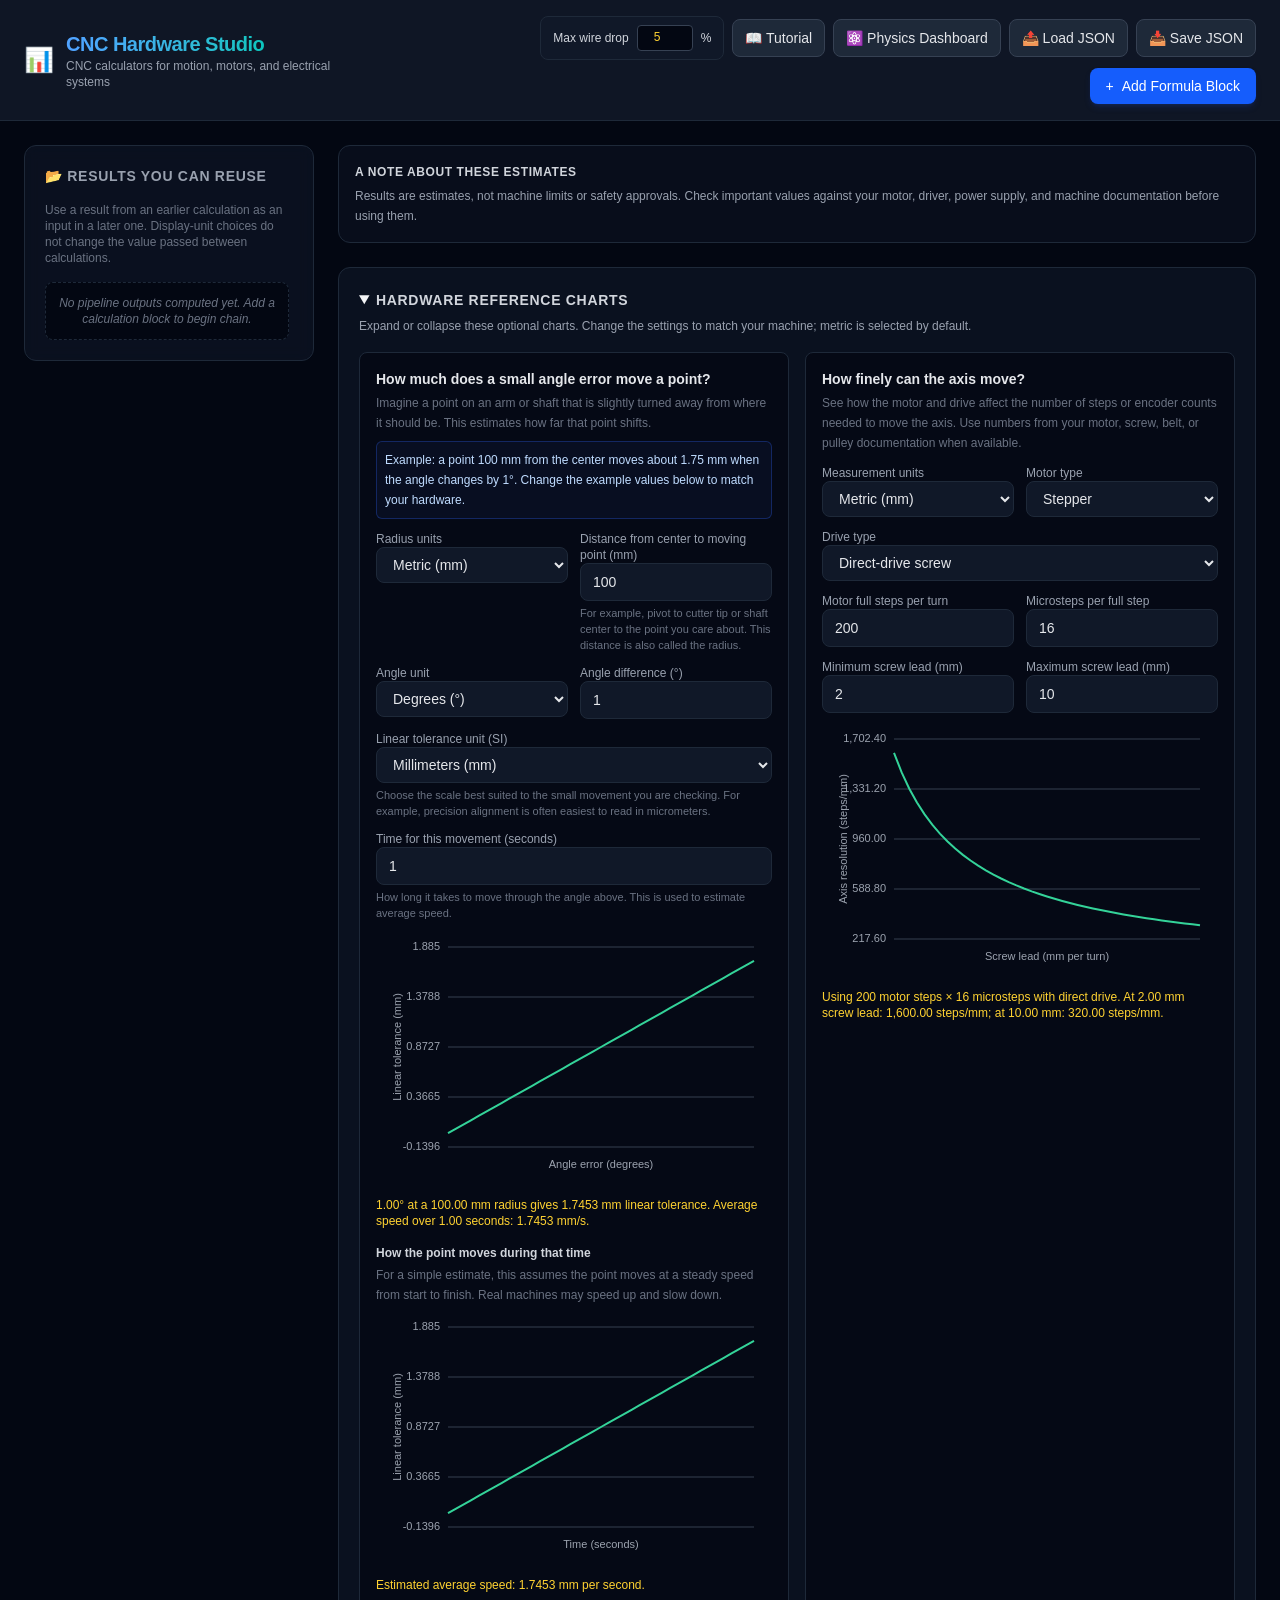
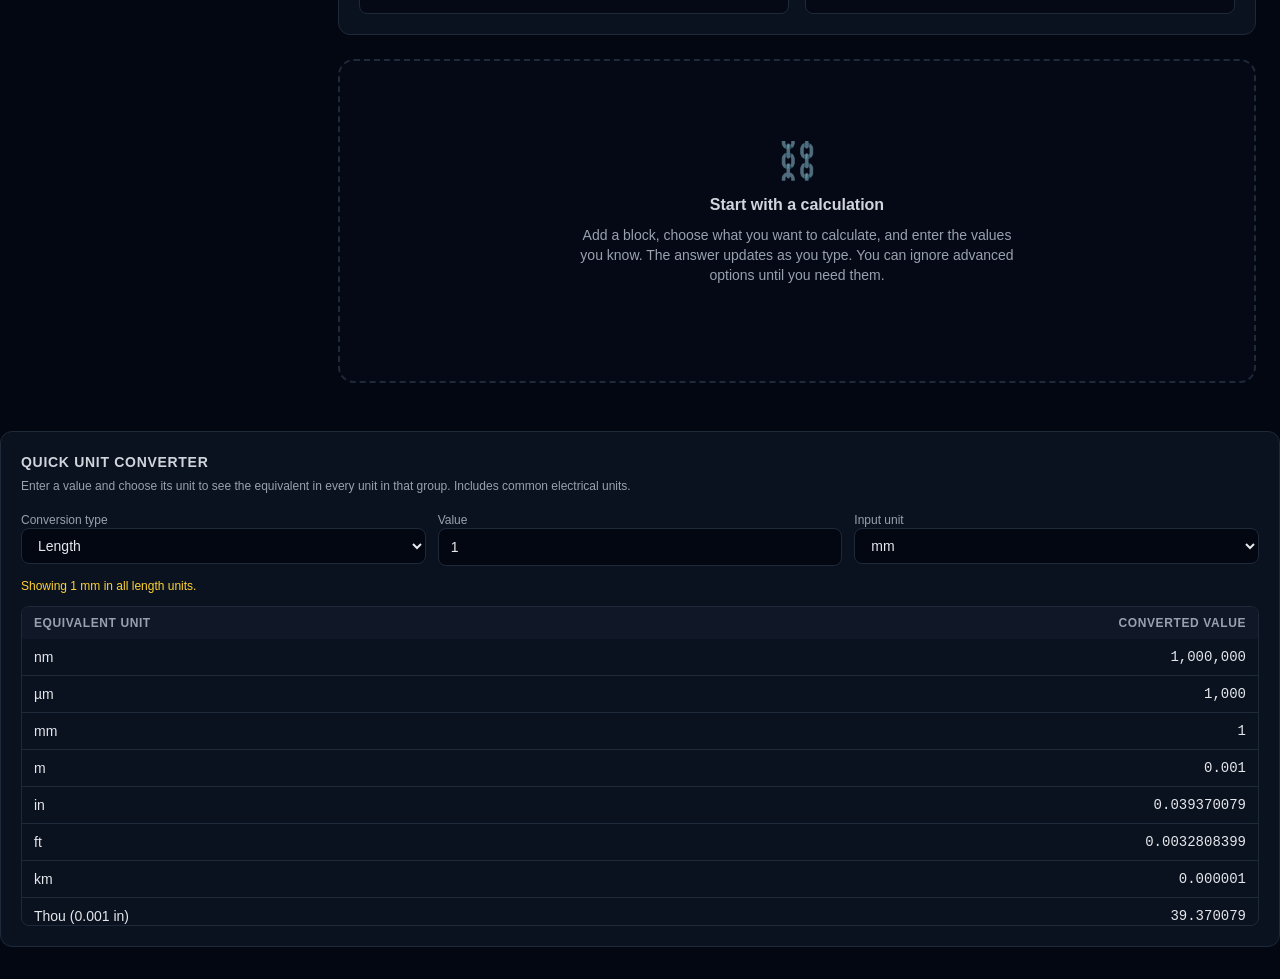
<file: index.html>
<!DOCTYPE html>
<html lang="en">

<head>
    <meta charset="UTF-8">
    <meta name="viewport" content="width=device-width, initial-scale=1.0">
    <title>CNC Hardware Studio</title>
    <link rel="stylesheet" href="./cncHardwareStyles.css">
    <style>
        /* Custom scrollbars for a clean engineering look */
        ::-webkit-scrollbar {
            width: 6px;
            height: 6px;
        }

        ::-webkit-scrollbar-track {
            background: #1f2937;
        }

        ::-webkit-scrollbar-thumb {
            background: #4b5563;
            border-radius: 3px;
        }
    </style>
</head>

<body class="bg-gray-950 text-gray-100 min-h-screen font-sans">

    <!-- Application Header -->
    <header
        class="sticky top-0 z-50 flex flex-col items-stretch gap-3 border-b border-gray-800 bg-gray-900/95 px-3 py-3 backdrop-blur sm:px-5 md:flex-row md:items-center md:justify-between md:px-6 md:py-4">
        <div class="flex items-center gap-3">
            <span class="text-2xl">📊</span>
            <div>
                <h1
                    class="text-xl font-bold tracking-tight bg-gradient-to-r from-blue-400 to-emerald-400 bg-clip-text text-transparent">
                    CNC Hardware Studio</h1>
                <p class="text-xs text-gray-400">CNC calculators for motion, motors, and electrical systems</p>
            </div>
        </div>
        <div class="flex flex-wrap items-center gap-2 md:justify-end">
            <label for="voltage-drop-threshold"
                class="flex items-center gap-2 rounded-lg border border-gray-800 bg-gray-900 px-3 py-2 text-xs text-gray-300">
                Max wire drop
                <input id="voltage-drop-threshold" type="number" min="0.1" max="15" step="0.1" value="5"
                    class="w-14 rounded border border-gray-700 bg-gray-950 px-1.5 py-1 text-center font-mono text-amber-300"
                    aria-describedby="voltage-drop-threshold-status">
                %
            </label>
            <a href="./cncHardwareTutorial.html"
                class="bg-gray-800 hover:bg-gray-700 text-gray-200 font-medium text-sm px-3 py-2 rounded-lg transition-all border border-gray-700">
                📖 Tutorial
            </a>
            <a href="./PhysicsDashboard.html"
                class="bg-gray-800 hover:bg-gray-700 text-gray-200 font-medium text-sm px-3 py-2 rounded-lg transition-all border border-gray-700">
                ⚛️ Physics Dashboard
            </a>
            <button id="import-btn"
                class="bg-gray-800 hover:bg-gray-700 text-gray-200 font-medium text-sm px-3 py-2 rounded-lg transition-all border border-gray-700 flex items-center gap-1.5 cursor-pointer">
                📤 Load JSON
            </button>
            <input type="file" id="import-file" class="hidden" accept=".json">
            <button id="export-btn"
                class="bg-gray-800 hover:bg-gray-700 text-gray-200 font-medium text-sm px-3 py-2 rounded-lg transition-all border border-gray-700 flex items-center gap-1.5 cursor-pointer">
                📥 Save JSON
            </button>
            <button id="add-formula-btn"
                class="bg-blue-600 hover:bg-blue-500 text-white font-medium text-sm px-4 py-2 rounded-lg transition-all shadow-md shadow-blue-900/30 flex items-center gap-2 cursor-pointer">
                <span>+</span> Add Formula Block
            </button>
        </div>
    </header>

    <!-- Main Canvas Workspace Layout -->
    <main class="mx-auto grid max-w-7xl grid-cols-1 gap-4 p-3 sm:gap-6 sm:p-5 xl:grid-cols-4 xl:p-6">

        <!-- Sidebar: Variables Registry & Reference Pipeline -->
        <section
            class="h-fit rounded-xl border border-gray-800 bg-gray-900/60 p-4 backdrop-blur sm:p-5 xl:sticky xl:top-24 xl:col-span-1">
            <h2 class="text-sm font-semibold uppercase tracking-wider text-gray-400 mb-4 flex items-center gap-2">
                📂 Results you can reuse
            </h2>
            <p class="text-xs text-gray-500 mb-4">
                Use a result from an earlier calculation as an input in a later one. Display-unit choices do not change the value passed between calculations.
            </p>

            <!-- List container for registered execution outputs -->
            <div id="variables-container" class="space-y-2 max-h-[450px] overflow-y-auto pr-1">
                <p
                    class="text-xs text-gray-500 italic p-3 text-center bg-gray-950 rounded-lg border border-dashed border-gray-800">
                    No pipeline outputs computed yet. Add a calculation block to begin chain.
                </p>
            </div>
        </section>

        <!-- Formula Node Interactive Canvas Workspace -->
        <section class="space-y-4 sm:space-y-6 xl:col-span-3">
            <aside class="rounded-xl border border-gray-800 bg-gray-900/40 p-4 text-xs leading-5 text-gray-400">
                <h2 class="mb-1 font-semibold uppercase tracking-wider text-gray-300">A note about these estimates</h2>
                <p>
                    Results are estimates, not machine limits or safety approvals. Check important values against
                    your motor, driver, power supply, and machine documentation before using them.
                </p>
                <p id="voltage-drop-threshold-status" class="mt-1 text-red-300" role="status" hidden></p>
            </aside>
            <details class="rounded-xl border border-gray-800 bg-gray-900/60 p-5" open>
                <summary class="cursor-pointer">
                    <h2 class="inline text-sm font-semibold uppercase tracking-wider text-gray-300">Hardware reference charts</h2>
                    <p class="mt-1 text-xs leading-5 text-gray-400">
                        Expand or collapse these optional charts. Change the settings to match your machine; metric is selected by default.
                    </p>
                </summary>
                <div class="mt-4 grid gap-4 xl:grid-cols-2">
                    <article class="rounded-lg border border-gray-800 bg-gray-950/70 p-4">
                        <h3 class="text-sm font-semibold text-gray-200">How much does a small angle error move a point?</h3>
                        <p class="mt-1 text-xs leading-5 text-gray-500">
                            Imagine a point on an arm or shaft that is slightly turned away from where it should be.
                            This estimates how far that point shifts.
                        </p>
                        <p class="mt-2 rounded-md border border-blue-900/60 bg-blue-950/20 p-2 text-xs leading-5 text-blue-200">
                            Example: a point 100 mm from the center moves about 1.75 mm when the angle changes by 1°.
                            Change the example values below to match your hardware.
                        </p>
                        <div class="mt-3 grid grid-cols-2 gap-3">
                            <label class="space-y-1 text-xs text-gray-400">
                                Radius units
                                <select id="angle-unit-system" class="w-full rounded-lg border border-gray-800 bg-gray-900 px-3 py-2 text-sm text-gray-200">
                                    <option value="metric" selected>Metric (mm)</option>
                                    <option value="inch">Inches (in)</option>
                                </select>
                            </label>
                            <label class="space-y-1 text-xs text-gray-400">
                                Distance from center to moving point (<span data-angle-length-unit>mm</span>)
                                <input id="angle-radius" type="number" min="0.001" step="any" value="100" class="w-full rounded-lg border border-gray-800 bg-gray-900 px-3 py-2 text-sm text-gray-200">
                                <span class="block text-[11px] leading-4 text-gray-500">For example, pivot to cutter tip or shaft center to the point you care about. This distance is also called the radius.</span>
                            </label>
                            <label class="space-y-1 text-xs text-gray-400">
                                Angle unit
                                <select id="angle-input-unit" class="w-full rounded-lg border border-gray-800 bg-gray-900 px-3 py-2 text-sm text-gray-200">
                                    <option value="degrees" selected>Degrees (°)</option>
                                    <option value="arcseconds">Arcseconds (″)</option>
                                </select>
                            </label>
                            <label class="space-y-1 text-xs text-gray-400">
                                Angle difference (<span data-angle-unit-symbol>°</span>)
                                <input id="angle-max-degrees" type="number" min="0.000001" step="any" value="1" class="w-full rounded-lg border border-gray-800 bg-gray-900 px-3 py-2 text-sm text-gray-200">
                            </label>
                            <label class="space-y-1 text-xs text-gray-400 col-span-2">
                                Linear tolerance unit (SI)
                                <select id="angle-output-unit" class="w-full rounded-lg border border-gray-800 bg-gray-900 px-3 py-2 text-sm text-gray-200">
                                    <option value="nm">Nanometers (nm)</option>
                                    <option value="µm">Micrometers (µm)</option>
                                    <option value="mm" selected>Millimeters (mm)</option>
                                    <option value="cm">Centimeters (cm)</option>
                                    <option value="m">Meters (m)</option>
                                    <option value="km">Kilometers (km)</option>
                                </select>
                                <span class="block text-[11px] leading-4 text-gray-500">Choose the scale best suited to the small movement you are checking. For example, precision alignment is often easiest to read in micrometers.</span>
                            </label>
                            <label class="space-y-1 text-xs text-gray-400 col-span-2">
                                Time for this movement (seconds)
                                <input id="angle-duration-seconds" type="number" min="0.000001" step="any" value="1" class="w-full rounded-lg border border-gray-800 bg-gray-900 px-3 py-2 text-sm text-gray-200">
                                <span class="block text-[11px] leading-4 text-gray-500">How long it takes to move through the angle above. This is used to estimate average speed.</span>
                            </label>
                        </div>
                        <canvas id="angle-tolerance-chart" class="mt-3 block h-64 w-full" role="img" aria-label="Linear tolerance for each angle difference"></canvas>
                        <p id="angle-chart-status" class="mt-2 min-h-5 text-xs text-amber-300" role="status"></p>
                        <h4 class="mt-4 text-xs font-semibold text-gray-300">How the point moves during that time</h4>
                        <p class="mt-1 text-xs leading-5 text-gray-500">For a simple estimate, this assumes the point moves at a steady speed from start to finish. Real machines may speed up and slow down.</p>
                        <canvas id="angle-time-chart" class="mt-2 block h-64 w-full" role="img" aria-label="How far the point has moved over time"></canvas>
                        <p id="angle-time-status" class="mt-2 min-h-5 text-xs text-amber-300" role="status"></p>
                    </article>

                    <article class="rounded-lg border border-gray-800 bg-gray-950/70 p-4">
                        <h3 class="text-sm font-semibold text-gray-200">How finely can the axis move?</h3>
                        <p class="mt-1 text-xs leading-5 text-gray-500">
                            See how the motor and drive affect the number of steps or encoder counts needed to move the axis.
                            Use numbers from your motor, screw, belt, or pulley documentation when available.
                        </p>
                        <div class="mt-3 grid grid-cols-2 gap-3">
                            <label class="space-y-1 text-xs text-gray-400">
                                Measurement units
                                <select id="resolution-unit-system" class="w-full rounded-lg border border-gray-800 bg-gray-900 px-3 py-2 text-sm text-gray-200">
                                    <option value="metric" selected>Metric (mm)</option>
                                    <option value="inch">Inches (in)</option>
                                </select>
                            </label>
                            <label class="space-y-1 text-xs text-gray-400">
                                Motor type
                                <select id="resolution-motor-type" class="w-full rounded-lg border border-gray-800 bg-gray-900 px-3 py-2 text-sm text-gray-200">
                                    <option value="stepper" selected>Stepper</option>
                                    <option value="servo">Servo</option>
                                </select>
                            </label>
                            <label class="space-y-1 text-xs text-gray-400 col-span-2">
                                Drive type
                                <select id="resolution-drive-type" class="w-full rounded-lg border border-gray-800 bg-gray-900 px-3 py-2 text-sm text-gray-200">
                                    <option value="direct" selected>Direct-drive screw</option>
                                    <option value="geared">Geared screw</option>
                                    <option value="belt">Belt and pulley</option>
                                </select>
                            </label>
                            <label class="resolution-stepper-field space-y-1 text-xs text-gray-400">
                                Motor full steps per turn
                                <input id="resolution-motor-steps" type="number" min="1" step="1" value="200" class="w-full rounded-lg border border-gray-800 bg-gray-900 px-3 py-2 text-sm text-gray-200">
                            </label>
                            <label class="resolution-stepper-field space-y-1 text-xs text-gray-400">
                                Microsteps per full step
                                <input id="resolution-microsteps" type="number" min="1" step="1" value="16" class="w-full rounded-lg border border-gray-800 bg-gray-900 px-3 py-2 text-sm text-gray-200">
                            </label>
                            <label class="resolution-servo-field space-y-1 text-xs text-gray-400" hidden>
                                Encoder pulses per turn (PPR)
                                <input id="resolution-encoder-ppr" type="number" min="1" step="1" value="1000" class="w-full rounded-lg border border-gray-800 bg-gray-900 px-3 py-2 text-sm text-gray-200">
                            </label>
                            <label class="resolution-gear-field space-y-1 text-xs text-gray-400" hidden>
                                Motor turns per screw turn
                                <input id="resolution-gear-ratio" type="number" min="0.001" step="any" value="3" class="w-full rounded-lg border border-gray-800 bg-gray-900 px-3 py-2 text-sm text-gray-200">
                            </label>
                            <label class="space-y-1 text-xs text-gray-400">
                                <span data-resolution-range-label>Minimum screw lead (mm)</span>
                                <input id="resolution-range-min" type="number" min="0.001" step="any" value="2" class="w-full rounded-lg border border-gray-800 bg-gray-900 px-3 py-2 text-sm text-gray-200">
                            </label>
                            <label class="space-y-1 text-xs text-gray-400">
                                <span data-resolution-range-label>Maximum screw lead (mm)</span>
                                <input id="resolution-range-max" type="number" min="0.001" step="any" value="10" class="w-full rounded-lg border border-gray-800 bg-gray-900 px-3 py-2 text-sm text-gray-200">
                            </label>
                            <label class="resolution-pulley-field space-y-1 text-xs text-gray-400" hidden>
                                Pulley teeth
                                <input id="resolution-pulley-teeth" type="number" min="1" step="1" value="20" class="w-full rounded-lg border border-gray-800 bg-gray-900 px-3 py-2 text-sm text-gray-200">
                            </label>
                        </div>
                        <canvas id="resolution-chart" class="mt-3 block h-64 w-full" role="img" aria-label="Axis resolution for configurable motor and drive hardware"></canvas>
                        <p id="resolution-chart-status" class="mt-2 min-h-5 text-xs text-amber-300" role="status"></p>
                    </article>
                </div>
            </details>
            <div id="canvas-placeholder"
                class="text-center py-20 border-2 border-dashed border-gray-800 rounded-2xl bg-gray-900/20">
                <span class="text-4xl block mb-3 opacity-60">⛓️</span>
                <h3 class="text-base font-semibold text-gray-300">Start with a calculation</h3>
                <p class="text-sm text-gray-400 max-w-md mx-auto mt-2 mb-4">
                    Add a block, choose what you want to calculate, and enter the values you know. The answer updates as you type.
                    You can ignore advanced options until you need them.
                </p>
            </div>

            <!-- Live Calculation Pipeline Cards Stack -->
            <div id="formula-canvas" class="space-y-4"></div>
            <section id="pipeline-graphs" class="space-y-4 rounded-xl border border-gray-800 bg-gray-900/60 p-5" hidden>
                <div>
                    <h2 class="text-sm font-semibold uppercase tracking-wider text-gray-300">Pipeline Graphs</h2>
                    <p class="mt-1 text-xs text-gray-500">Collected graph outputs for enabled formula blocks.</p>
                </div>
                <div id="pipeline-graphs-container" class="space-y-4"></div>
            </section>
        </section>

    </main>

    <section class="col-span-full mx-auto mb-8 w-full max-w-7xl rounded-xl border border-gray-800 bg-gray-900/60 p-5" aria-labelledby="quick-unit-converter-title">
        <div class="mb-4">
            <h2 id="quick-unit-converter-title" class="text-sm font-semibold uppercase tracking-wider text-gray-300">Quick unit converter</h2>
            <p class="mt-1 text-xs leading-5 text-gray-400">
                Enter a value and choose its unit to see the equivalent in every unit in that group. Includes common electrical units.
            </p>
        </div>
        <div class="grid gap-3 sm:grid-cols-3">
            <label class="space-y-1 text-xs text-gray-400">
                Conversion type
                <select id="quick-converter-dimension" class="w-full rounded-lg border border-gray-800 bg-gray-950 px-3 py-2 text-sm text-gray-200"></select>
            </label>
            <label class="space-y-1 text-xs text-gray-400">
                Value
                <input id="quick-converter-value" type="number" step="any" value="1" class="w-full rounded-lg border border-gray-800 bg-gray-950 px-3 py-2 text-sm text-gray-200" aria-describedby="quick-converter-status">
            </label>
            <label class="space-y-1 text-xs text-gray-400">
                Input unit
                <select id="quick-converter-unit" class="w-full rounded-lg border border-gray-800 bg-gray-950 px-3 py-2 text-sm text-gray-200"></select>
            </label>
        </div>
        <p id="quick-converter-status" class="mt-3 text-xs text-amber-300" role="status" aria-live="polite"></p>
        <div class="mt-3 max-h-80 overflow-auto rounded-lg border border-gray-800">
            <table class="w-full text-left text-sm">
                <thead class="sticky top-0 bg-gray-900 text-xs uppercase tracking-wider text-gray-400">
                    <tr>
                        <th scope="col" class="px-3 py-2">Equivalent unit</th>
                        <th scope="col" class="px-3 py-2 text-right">Converted value</th>
                    </tr>
                </thead>
                <tbody id="quick-converter-results" class="divide-y divide-gray-800 text-gray-200"></tbody>
            </table>
        </div>
    </section>

    <script type="module" src="./cncHardwareStudio.js"></script>
</body>

</html>
</file>
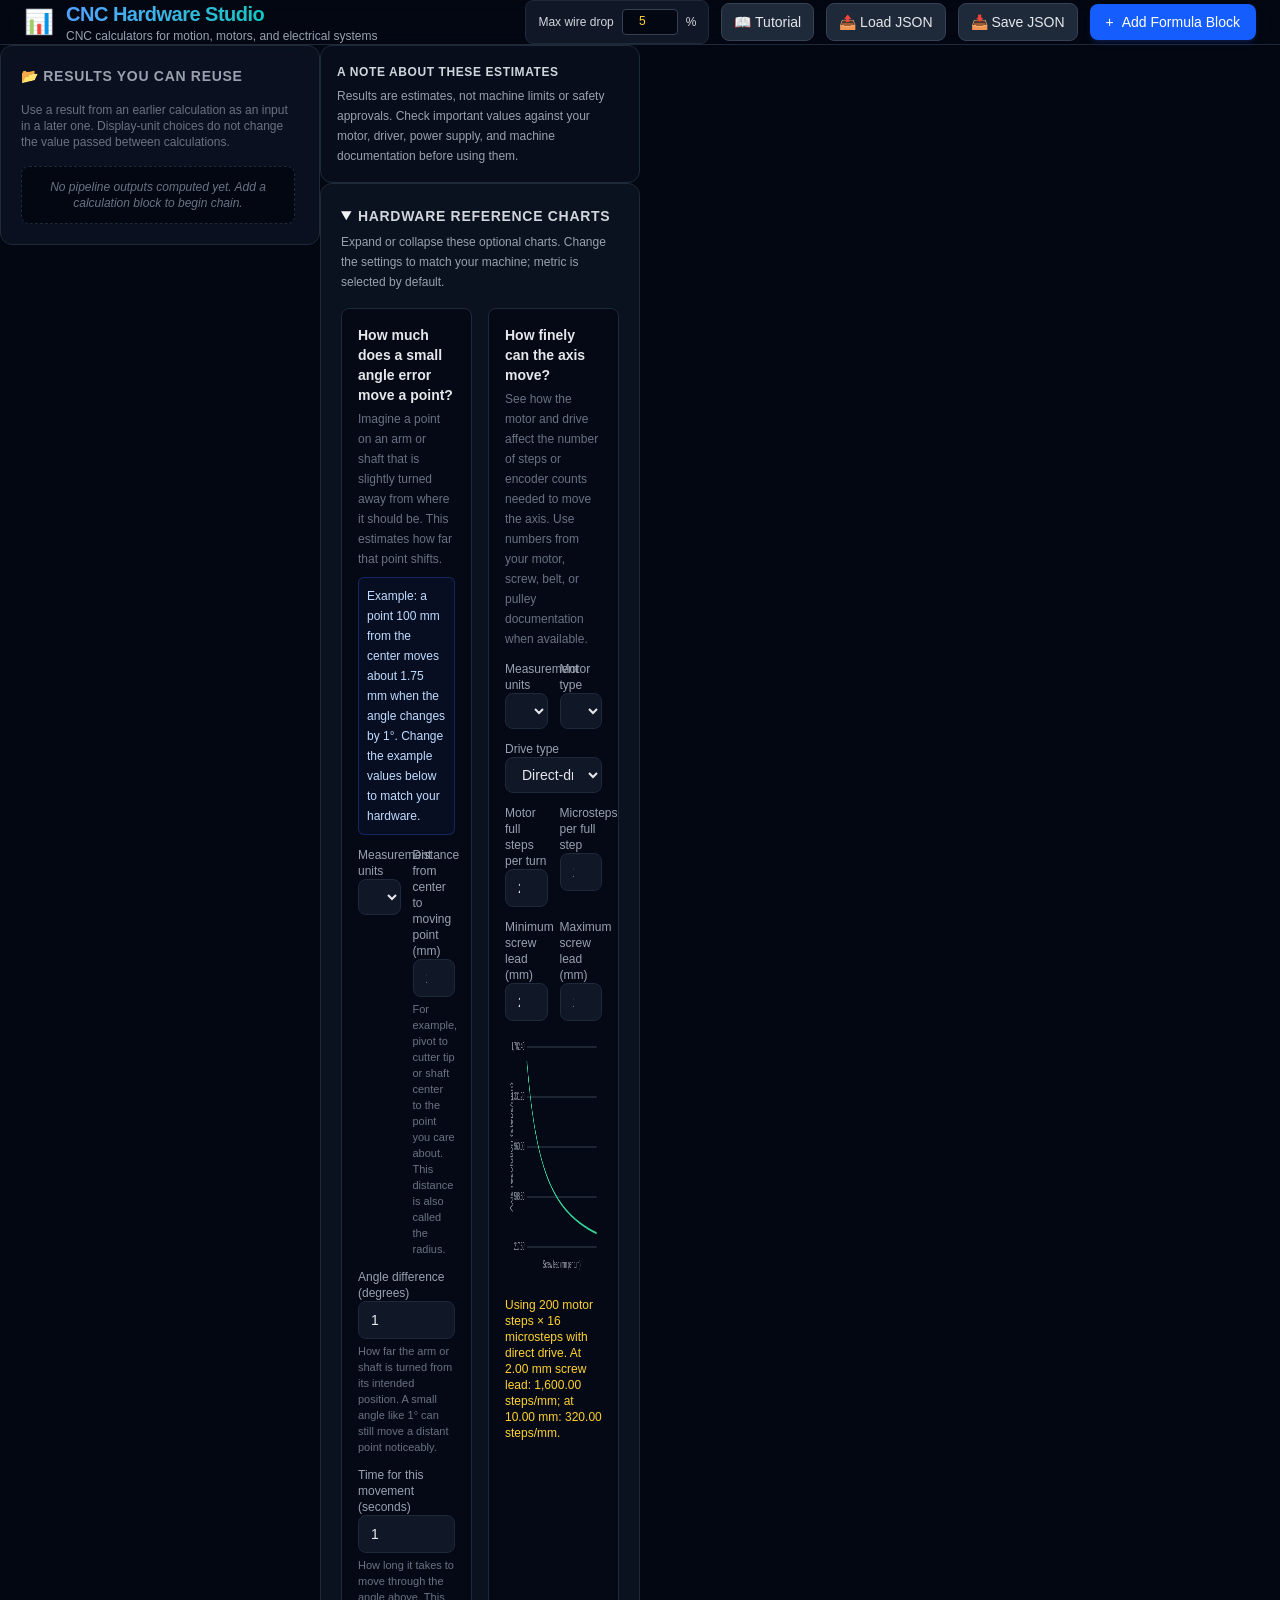
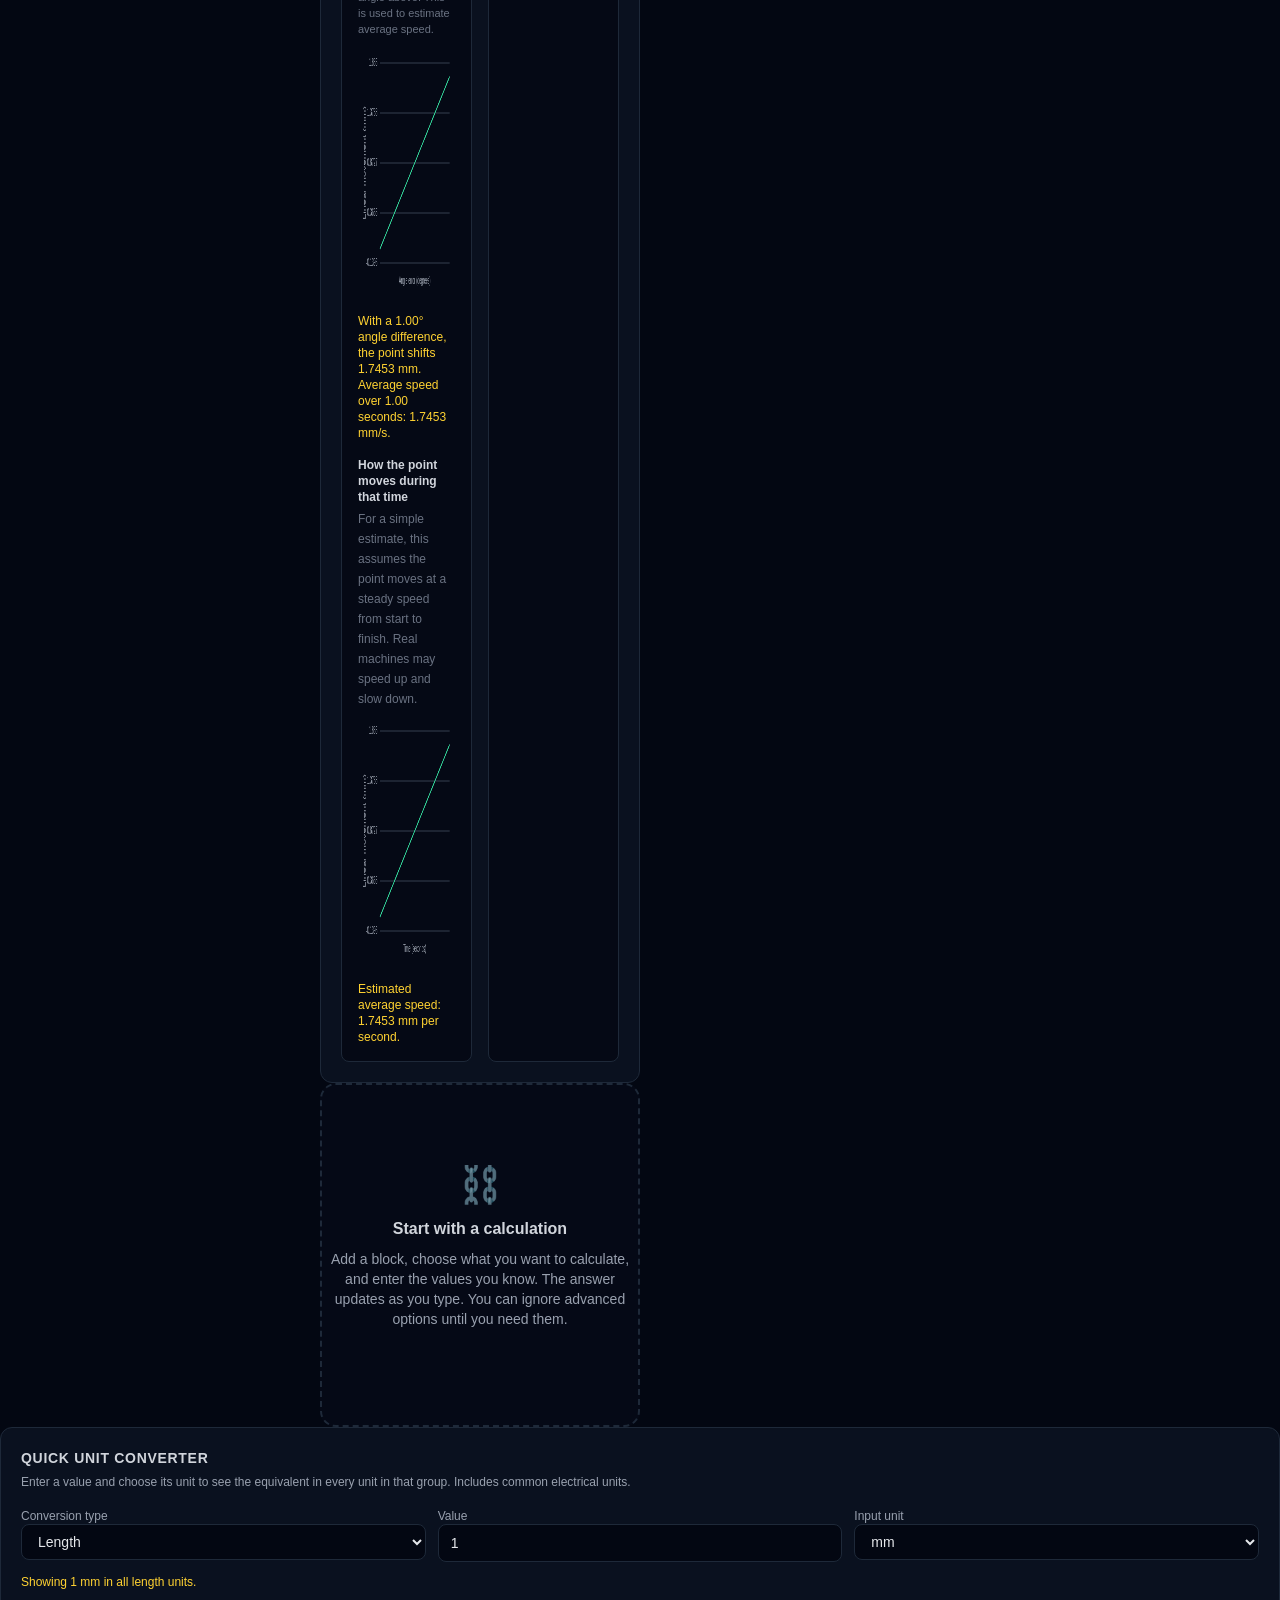
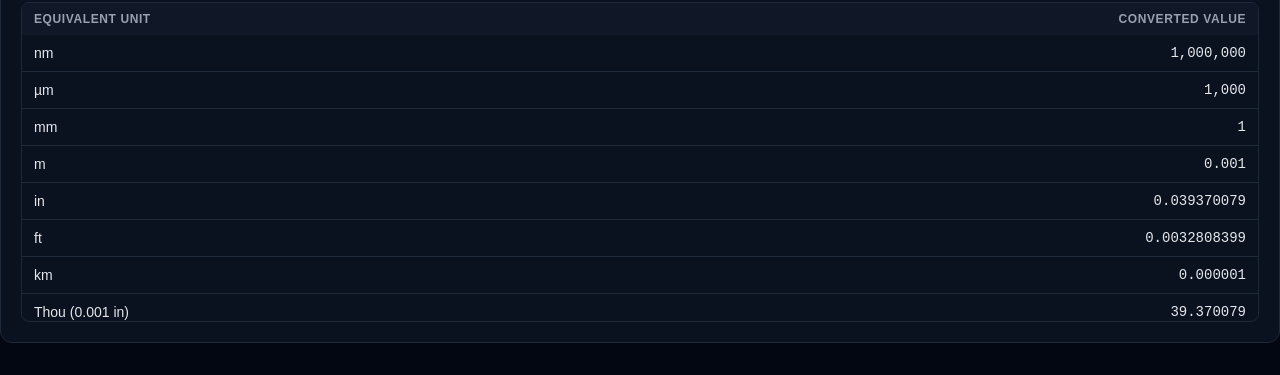
<file: cnchardwareFrontend.html>
<!DOCTYPE html>
<html lang="en">

<head>
    <meta charset="UTF-8">
    <meta name="viewport" content="width=device-width, initial-scale=1.0">
    <title>Dynamic CNC Hardware Math Studio</title>
    <link rel="stylesheet" href="./cncHardwareStyles.css">
    <style>
        /* Custom scrollbars for a clean engineering look */
        ::-webkit-scrollbar {
            width: 6px;
            height: 6px;
        }

        ::-webkit-scrollbar-track {
            background: #1f2937;
        }

        ::-webkit-scrollbar-thumb {
            background: #4b5563;
            border-radius: 3px;
        }
    </style>
</head>

<body class="bg-gray-950 text-gray-100 min-h-screen font-sans">

    <!-- Application Header -->
    <header
        class="border-b border-gray-800 bg-gray-900/50 backdrop-blur px-6 py-4 flex items-center justify-between sticky top-0 z-50">
        <div class="flex items-center gap-3">
            <span class="text-2xl">📊</span>
            <div>
                <h1
                    class="text-xl font-bold tracking-tight bg-gradient-to-r from-blue-400 to-emerald-400 bg-clip-text text-transparent">
                    CNC Hardware Studio</h1>
                <p class="text-xs text-gray-400">CNC calculators for motion, motors, and electrical systems</p>
            </div>
        </div>
        <div class="flex items-center gap-3">
            <label for="voltage-drop-threshold"
                class="flex items-center gap-2 rounded-lg border border-gray-800 bg-gray-900 px-3 py-2 text-xs text-gray-300">
                Max wire drop
                <input id="voltage-drop-threshold" type="number" min="0.1" max="15" step="0.1" value="5"
                    class="w-14 rounded border border-gray-700 bg-gray-950 px-1.5 py-1 text-center font-mono text-amber-300"
                    aria-describedby="voltage-drop-threshold-status">
                %
            </label>
            <a href="./cncHardwareTutorial.html"
                class="bg-gray-800 hover:bg-gray-700 text-gray-200 font-medium text-sm px-3 py-2 rounded-lg transition-all border border-gray-700">
                📖 Tutorial
            </a>
            <button id="import-btn"
                class="bg-gray-800 hover:bg-gray-700 text-gray-200 font-medium text-sm px-3 py-2 rounded-lg transition-all border border-gray-700 flex items-center gap-1.5 cursor-pointer">
                📤 Load JSON
            </button>
            <input type="file" id="import-file" class="hidden" accept=".json">
            <button id="export-btn"
                class="bg-gray-800 hover:bg-gray-700 text-gray-200 font-medium text-sm px-3 py-2 rounded-lg transition-all border border-gray-700 flex items-center gap-1.5 cursor-pointer">
                📥 Save JSON
            </button>
            <button id="add-formula-btn"
                class="bg-blue-600 hover:bg-blue-500 text-white font-medium text-sm px-4 py-2 rounded-lg transition-all shadow-md shadow-blue-900/30 flex items-center gap-2 cursor-pointer">
                <span>+</span> Add Formula Block
            </button>
        </div>
    </header>

    <!-- Main Canvas Workspace Layout -->
    <main class="p-6 max-w-7xl mx-auto grid grid-cols-1 lg:grid-cols-4 gap-6">

        <!-- Sidebar: Variables Registry & Reference Pipeline -->
        <section
            class="lg:col-span-1 bg-gray-900/60 border border-gray-800 rounded-xl p-5 backdrop-blur h-fit sticky top-24">
            <h2 class="text-sm font-semibold uppercase tracking-wider text-gray-400 mb-4 flex items-center gap-2">
                📂 Results you can reuse
            </h2>
            <p class="text-xs text-gray-500 mb-4">
                Use a result from an earlier calculation as an input in a later one. Display-unit choices do not change the value passed between calculations.
            </p>

            <!-- List container for registered execution outputs -->
            <div id="variables-container" class="space-y-2 max-h-[450px] overflow-y-auto pr-1">
                <p
                    class="text-xs text-gray-500 italic p-3 text-center bg-gray-950 rounded-lg border border-dashed border-gray-800">
                    No pipeline outputs computed yet. Add a calculation block to begin chain.
                </p>
            </div>
        </section>

        <!-- Formula Node Interactive Canvas Workspace -->
        <section class="lg:col-span-3 space-y-6">
            <aside class="rounded-xl border border-gray-800 bg-gray-900/40 p-4 text-xs leading-5 text-gray-400">
                <h2 class="mb-1 font-semibold uppercase tracking-wider text-gray-300">A note about these estimates</h2>
                <p>
                    Results are estimates, not machine limits or safety approvals. Check important values against
                    your motor, driver, power supply, and machine documentation before using them.
                </p>
                <p id="voltage-drop-threshold-status" class="mt-1 text-red-300" role="status" hidden></p>
            </aside>
            <details class="rounded-xl border border-gray-800 bg-gray-900/60 p-5" open>
                <summary class="cursor-pointer">
                    <h2 class="inline text-sm font-semibold uppercase tracking-wider text-gray-300">Hardware reference charts</h2>
                    <p class="mt-1 text-xs leading-5 text-gray-400">
                        Expand or collapse these optional charts. Change the settings to match your machine; metric is selected by default.
                    </p>
                </summary>
                <div class="mt-4 grid gap-4 xl:grid-cols-2">
                    <article class="rounded-lg border border-gray-800 bg-gray-950/70 p-4">
                        <h3 class="text-sm font-semibold text-gray-200">How much does a small angle error move a point?</h3>
                        <p class="mt-1 text-xs leading-5 text-gray-500">
                            Imagine a point on an arm or shaft that is slightly turned away from where it should be.
                            This estimates how far that point shifts.
                        </p>
                        <p class="mt-2 rounded-md border border-blue-900/60 bg-blue-950/20 p-2 text-xs leading-5 text-blue-200">
                            Example: a point 100 mm from the center moves about 1.75 mm when the angle changes by 1°.
                            Change the example values below to match your hardware.
                        </p>
                        <div class="mt-3 grid grid-cols-2 gap-3">
                            <label class="space-y-1 text-xs text-gray-400">
                                Measurement units
                                <select id="angle-unit-system" class="w-full rounded-lg border border-gray-800 bg-gray-900 px-3 py-2 text-sm text-gray-200">
                                    <option value="metric" selected>Metric (mm)</option>
                                    <option value="inch">Inches (in)</option>
                                </select>
                            </label>
                            <label class="space-y-1 text-xs text-gray-400">
                                Distance from center to moving point (<span data-angle-length-unit>mm</span>)
                                <input id="angle-radius" type="number" min="0.001" step="any" value="100" class="w-full rounded-lg border border-gray-800 bg-gray-900 px-3 py-2 text-sm text-gray-200">
                                <span class="block text-[11px] leading-4 text-gray-500">For example, pivot to cutter tip or shaft center to the point you care about. This distance is also called the radius.</span>
                            </label>
                            <label class="space-y-1 text-xs text-gray-400 col-span-2">
                                Angle difference (degrees)
                                <input id="angle-max-degrees" type="number" min="0.000001" step="any" value="1" class="w-full rounded-lg border border-gray-800 bg-gray-900 px-3 py-2 text-sm text-gray-200">
                                <span class="block text-[11px] leading-4 text-gray-500">How far the arm or shaft is turned from its intended position. A small angle like 1° can still move a distant point noticeably.</span>
                            </label>
                            <label class="space-y-1 text-xs text-gray-400 col-span-2">
                                Time for this movement (seconds)
                                <input id="angle-duration-seconds" type="number" min="0.000001" step="any" value="1" class="w-full rounded-lg border border-gray-800 bg-gray-900 px-3 py-2 text-sm text-gray-200">
                                <span class="block text-[11px] leading-4 text-gray-500">How long it takes to move through the angle above. This is used to estimate average speed.</span>
                            </label>
                        </div>
                        <canvas id="angle-tolerance-chart" class="mt-3 block h-64 w-full" role="img" aria-label="How far the point moves for each angle difference"></canvas>
                        <p id="angle-chart-status" class="mt-2 min-h-5 text-xs text-amber-300" role="status"></p>
                        <h4 class="mt-4 text-xs font-semibold text-gray-300">How the point moves during that time</h4>
                        <p class="mt-1 text-xs leading-5 text-gray-500">For a simple estimate, this assumes the point moves at a steady speed from start to finish. Real machines may speed up and slow down.</p>
                        <canvas id="angle-time-chart" class="mt-2 block h-64 w-full" role="img" aria-label="How far the point has moved over time"></canvas>
                        <p id="angle-time-status" class="mt-2 min-h-5 text-xs text-amber-300" role="status"></p>
                    </article>

                    <article class="rounded-lg border border-gray-800 bg-gray-950/70 p-4">
                        <h3 class="text-sm font-semibold text-gray-200">How finely can the axis move?</h3>
                        <p class="mt-1 text-xs leading-5 text-gray-500">
                            See how the motor and drive affect the number of steps or encoder counts needed to move the axis.
                            Use numbers from your motor, screw, belt, or pulley documentation when available.
                        </p>
                        <div class="mt-3 grid grid-cols-2 gap-3">
                            <label class="space-y-1 text-xs text-gray-400">
                                Measurement units
                                <select id="resolution-unit-system" class="w-full rounded-lg border border-gray-800 bg-gray-900 px-3 py-2 text-sm text-gray-200">
                                    <option value="metric" selected>Metric (mm)</option>
                                    <option value="inch">Inches (in)</option>
                                </select>
                            </label>
                            <label class="space-y-1 text-xs text-gray-400">
                                Motor type
                                <select id="resolution-motor-type" class="w-full rounded-lg border border-gray-800 bg-gray-900 px-3 py-2 text-sm text-gray-200">
                                    <option value="stepper" selected>Stepper</option>
                                    <option value="servo">Servo</option>
                                </select>
                            </label>
                            <label class="space-y-1 text-xs text-gray-400 col-span-2">
                                Drive type
                                <select id="resolution-drive-type" class="w-full rounded-lg border border-gray-800 bg-gray-900 px-3 py-2 text-sm text-gray-200">
                                    <option value="direct" selected>Direct-drive screw</option>
                                    <option value="geared">Geared screw</option>
                                    <option value="belt">Belt and pulley</option>
                                </select>
                            </label>
                            <label class="resolution-stepper-field space-y-1 text-xs text-gray-400">
                                Motor full steps per turn
                                <input id="resolution-motor-steps" type="number" min="1" step="1" value="200" class="w-full rounded-lg border border-gray-800 bg-gray-900 px-3 py-2 text-sm text-gray-200">
                            </label>
                            <label class="resolution-stepper-field space-y-1 text-xs text-gray-400">
                                Microsteps per full step
                                <input id="resolution-microsteps" type="number" min="1" step="1" value="16" class="w-full rounded-lg border border-gray-800 bg-gray-900 px-3 py-2 text-sm text-gray-200">
                            </label>
                            <label class="resolution-servo-field space-y-1 text-xs text-gray-400" hidden>
                                Encoder pulses per turn (PPR)
                                <input id="resolution-encoder-ppr" type="number" min="1" step="1" value="1000" class="w-full rounded-lg border border-gray-800 bg-gray-900 px-3 py-2 text-sm text-gray-200">
                            </label>
                            <label class="resolution-gear-field space-y-1 text-xs text-gray-400" hidden>
                                Motor turns per screw turn
                                <input id="resolution-gear-ratio" type="number" min="0.001" step="any" value="3" class="w-full rounded-lg border border-gray-800 bg-gray-900 px-3 py-2 text-sm text-gray-200">
                            </label>
                            <label class="space-y-1 text-xs text-gray-400">
                                <span data-resolution-range-label>Minimum screw lead (mm)</span>
                                <input id="resolution-range-min" type="number" min="0.001" step="any" value="2" class="w-full rounded-lg border border-gray-800 bg-gray-900 px-3 py-2 text-sm text-gray-200">
                            </label>
                            <label class="space-y-1 text-xs text-gray-400">
                                <span data-resolution-range-label>Maximum screw lead (mm)</span>
                                <input id="resolution-range-max" type="number" min="0.001" step="any" value="10" class="w-full rounded-lg border border-gray-800 bg-gray-900 px-3 py-2 text-sm text-gray-200">
                            </label>
                            <label class="resolution-pulley-field space-y-1 text-xs text-gray-400" hidden>
                                Pulley teeth
                                <input id="resolution-pulley-teeth" type="number" min="1" step="1" value="20" class="w-full rounded-lg border border-gray-800 bg-gray-900 px-3 py-2 text-sm text-gray-200">
                            </label>
                        </div>
                        <canvas id="resolution-chart" class="mt-3 block h-64 w-full" role="img" aria-label="Axis resolution for configurable motor and drive hardware"></canvas>
                        <p id="resolution-chart-status" class="mt-2 min-h-5 text-xs text-amber-300" role="status"></p>
                    </article>
                </div>
            </details>
            <div id="canvas-placeholder"
                class="text-center py-20 border-2 border-dashed border-gray-800 rounded-2xl bg-gray-900/20">
                <span class="text-4xl block mb-3 opacity-60">⛓️</span>
                <h3 class="text-base font-semibold text-gray-300">Start with a calculation</h3>
                <p class="text-sm text-gray-400 max-w-md mx-auto mt-2 mb-4">
                    Add a block, choose what you want to calculate, and enter the values you know. The answer updates as you type.
                    You can ignore advanced options until you need them.
                </p>
            </div>

            <!-- Live Calculation Pipeline Cards Stack -->
            <div id="formula-canvas" class="space-y-4"></div>
            <section id="pipeline-graphs" class="space-y-4 rounded-xl border border-gray-800 bg-gray-900/60 p-5" hidden>
                <div>
                    <h2 class="text-sm font-semibold uppercase tracking-wider text-gray-300">Pipeline Graphs</h2>
                    <p class="mt-1 text-xs text-gray-500">Collected graph outputs for enabled formula blocks.</p>
                </div>
                <div id="pipeline-graphs-container" class="space-y-4"></div>
            </section>
        </section>

    </main>

    <section class="col-span-full mx-auto mb-8 w-full max-w-7xl rounded-xl border border-gray-800 bg-gray-900/60 p-5" aria-labelledby="quick-unit-converter-title">
        <div class="mb-4">
            <h2 id="quick-unit-converter-title" class="text-sm font-semibold uppercase tracking-wider text-gray-300">Quick unit converter</h2>
            <p class="mt-1 text-xs leading-5 text-gray-400">
                Enter a value and choose its unit to see the equivalent in every unit in that group. Includes common electrical units.
            </p>
        </div>
        <div class="grid gap-3 sm:grid-cols-3">
            <label class="space-y-1 text-xs text-gray-400">
                Conversion type
                <select id="quick-converter-dimension" class="w-full rounded-lg border border-gray-800 bg-gray-950 px-3 py-2 text-sm text-gray-200"></select>
            </label>
            <label class="space-y-1 text-xs text-gray-400">
                Value
                <input id="quick-converter-value" type="number" step="any" value="1" class="w-full rounded-lg border border-gray-800 bg-gray-950 px-3 py-2 text-sm text-gray-200" aria-describedby="quick-converter-status">
            </label>
            <label class="space-y-1 text-xs text-gray-400">
                Input unit
                <select id="quick-converter-unit" class="w-full rounded-lg border border-gray-800 bg-gray-950 px-3 py-2 text-sm text-gray-200"></select>
            </label>
        </div>
        <p id="quick-converter-status" class="mt-3 text-xs text-amber-300" role="status" aria-live="polite"></p>
        <div class="mt-3 max-h-80 overflow-auto rounded-lg border border-gray-800">
            <table class="w-full text-left text-sm">
                <thead class="sticky top-0 bg-gray-900 text-xs uppercase tracking-wider text-gray-400">
                    <tr>
                        <th scope="col" class="px-3 py-2">Equivalent unit</th>
                        <th scope="col" class="px-3 py-2 text-right">Converted value</th>
                    </tr>
                </thead>
                <tbody id="quick-converter-results" class="divide-y divide-gray-800 text-gray-200"></tbody>
            </table>
        </div>
    </section>

    <!-- Embedded Orchestration Engine Logic -->
    <script type="module">
        import CncHardwareMath from './cncHardwareMath.js';

        let blockCounter = 0;
        let activeBlocks = [];

        const excludedFormulas = new Set([
            'millimetersToInches',
            'inchesToMillimeters',
            'metersToFeet',
            'feetToMeters',
            'kilogramsToPounds',
            'poundsToKilograms',
            'newtonsToPoundForce',
            'poundForceToNewtons',
            'newtonMetersToPoundFeet',
            'poundFeetToNewtonMeters',
            'newtonMetersToPoundInches',
            'poundInchesToNewtonMeters',
            'wattsToHorsepower',
            'horsepowerToWatts',
            'stepsPerMmToStepsPerInch',
            'stepsPerInchToStepsPerMm',
            'dcWireVoltageDropAwg',
        ]);

        const formulaParameterRegistry = {
            estimateStepperSupplyCurrent: {
                type: 'destructured_object',
                inputs: [
                    'supplyVoltage',
                    'phaseCurrentAmps',
                    'phaseVoltage',
                    'windingResistanceOhms',
                    'energizedPhases',
                    'driverEfficiency',
                ],
            },
            estimateDcSupplyCurrent: {
                type: 'array_of_objects',
                inputs: [
                    'supplyVoltage',
                    'loadPowerWatts',
                    'loadVoltage',
                    'loadCurrentAmps',
                    'loadQuantity',
                    'efficiency',
                ],
            },
            dcWireVoltageDrop: {
                type: 'positional',
                inputs: [
                    'supplyVoltage',
                    'current',
                    'oneWayLengthMeters',
                    'conductorAreaMm2',
                    'material',
                ],
            },
            electricalPowerFromShaft: {
                type: 'positional',
                inputs: ['shaftPowerWatts', 'motorDriveEfficiency'],
            },
        };
        const resultUnitOptions = {
            length: {
                default: 'mm',
                units: [
                    { label: 'nm', toBase: 1e-9 },
                    { label: 'µm', toBase: 1e-6 },
                    { label: 'mm', toBase: 1e-3 },
                    { label: 'm', toBase: 1 },
                    { label: 'in', toBase: 0.0254 },
                    { label: 'ft', toBase: 0.3048 },
                ],
            },
            resolution: {
                default: 'steps/mm',
                units: [
                    { label: 'steps/mm', toBase: 1000 },
                    { label: 'steps/in', toBase: 1 / 0.0254 },
                ],
            },
            countResolution: {
                default: 'counts/mm',
                units: [
                    { label: 'counts/mm', toBase: 1000 },
                    { label: 'counts/in', toBase: 1 / 0.0254 },
                ],
            },
            displacementPerCount: {
                default: 'mm/step or count',
                units: [
                    { label: 'nm/step or count', toBase: 1e-9 },
                    { label: 'µm/step or count', toBase: 1e-6 },
                    { label: 'mm/step or count', toBase: 1e-3 },
                    { label: 'in/step or count', toBase: 0.0254 },
                ],
            },
            speed: {
                default: 'mm/min',
                units: [
                    { label: 'mm/min', toBase: 1e-3 },
                    { label: 'm/min', toBase: 1 },
                    { label: 'in/min', toBase: 0.0254 },
                    { label: 'ft/min', toBase: 0.3048 },
                ],
            },
            current: {
                default: 'A',
                units: [
                    { label: 'µA', toBase: 1e-6 },
                    { label: 'mA', toBase: 1e-3 },
                    { label: 'A', toBase: 1 },
                    { label: 'kA', toBase: 1e3 },
                ],
            },
            voltage: {
                default: 'V',
                units: [
                    { label: 'µV', toBase: 1e-6 },
                    { label: 'mV', toBase: 1e-3 },
                    { label: 'V', toBase: 1 },
                    { label: 'kV', toBase: 1e3 },
                ],
            },
            power: {
                default: 'W',
                units: [
                    { label: 'mW', toBase: 1e-3 },
                    { label: 'W', toBase: 1 },
                    { label: 'kW', toBase: 1e3 },
                    { label: 'MW', toBase: 1e6 },
                ],
            },
            apparentPower: {
                default: 'VA',
                units: [
                    { label: 'mVA', toBase: 1e-3 },
                    { label: 'VA', toBase: 1 },
                    { label: 'kVA', toBase: 1e3 },
                    { label: 'MVA', toBase: 1e6 },
                ],
            },
            reactivePower: {
                default: 'var',
                units: [
                    { label: 'mvar', toBase: 1e-3 },
                    { label: 'var', toBase: 1 },
                    { label: 'kvar', toBase: 1e3 },
                    { label: 'Mvar', toBase: 1e6 },
                ],
            },
            resistance: {
                default: 'Ω',
                units: [
                    { label: 'mΩ', toBase: 1e-3 },
                    { label: 'Ω', toBase: 1 },
                    { label: 'kΩ', toBase: 1e3 },
                    { label: 'MΩ', toBase: 1e6 },
                ],
            },
            frequency: {
                default: 'Hz',
                units: [
                    { label: 'Hz', toBase: 1 },
                    { label: 'kHz', toBase: 1e3 },
                    { label: 'MHz', toBase: 1e6 },
                ],
            },
            energy: {
                default: 'J',
                units: [
                    { label: 'mJ', toBase: 1e-3 },
                    { label: 'J', toBase: 1 },
                    { label: 'kJ', toBase: 1e3 },
                ],
            },
            inductance: {
                default: 'H',
                units: [
                    { label: 'µH', toBase: 1e-6 },
                    { label: 'mH', toBase: 1e-3 },
                    { label: 'H', toBase: 1 },
                ],
            },
            capacitance: {
                default: 'F',
                units: [
                    { label: 'pF', toBase: 1e-12 },
                    { label: 'nF', toBase: 1e-9 },
                    { label: 'µF', toBase: 1e-6 },
                    { label: 'mF', toBase: 1e-3 },
                    { label: 'F', toBase: 1 },
                ],
            },
            torque: {
                default: 'N·m',
                units: [
                    { label: 'µN·m', toBase: 1e-6 },
                    { label: 'mN·m', toBase: 1e-3 },
                    { label: 'N·m', toBase: 1 },
                    { label: 'N·cm', toBase: 0.01 },
                    { label: 'N·mm', toBase: 0.001 },
                    { label: 'lb·in', toBase: 0.1129848290276 },
                    { label: 'lb·ft', toBase: 1.3558179483314 },
                ],
            },
            area: {
                default: 'mm²',
                units: [
                    { label: 'mm²', toBase: 1e-6 },
                    { label: 'cm²', toBase: 1e-4 },
                    { label: 'm²', toBase: 1 },
                    { label: 'in²', toBase: 0.00064516 },
                ],
            },
            angle: {
                default: 'rad',
                units: [
                    { label: 'rad', toBase: 1 },
                    { label: '°', toBase: Math.PI / 180 },
                ],
            },
            mass: {
                default: 'kg',
                units: [
                    { label: 'g', toBase: 0.001 },
                    { label: 'kg', toBase: 1 },
                    { label: 'lb', toBase: 0.45359237 },
                ],
            },
            force: {
                default: 'N',
                units: [
                    { label: 'mN', toBase: 1e-3 },
                    { label: 'N', toBase: 1 },
                    { label: 'lbf', toBase: 4.4482216152605 },
                ],
            },
        };
        const formulaResultUnits = {
            stepperScrewStepsPerMm: { dimension: 'resolution', nativeFactor: 1000 },
            stepperDirectScrewStepsPerMm: { dimension: 'resolution', nativeFactor: 1000 },
            stepperPureBeltStepsPerMm: { dimension: 'resolution', nativeFactor: 1000 },
            servoScrewCountsPerMm: { dimension: 'countResolution', nativeFactor: 1000 },
            servoDirectScrewCountsPerMm: { dimension: 'countResolution', nativeFactor: 1000 },
            getMechanicalResolution: { dimension: 'displacementPerCount', nativeFactor: 1e-3 },
            stepperMaxTargetVoltage: { dimension: 'voltage' },
            estimateTotalPsuCurrent: { dimension: 'current' },
            dcCurrentFromPower: { dimension: 'current' },
            currentFromVoltageAndResistance: { dimension: 'current' },
            singlePhaseAcCurrent: { dimension: 'current' },
            threePhaseAcCurrent: { dimension: 'current' },
            acRmsVoltageToPeak: { dimension: 'voltage' },
            acPeakVoltageToRms: { dimension: 'voltage' },
            acRmsCurrentToPeak: { dimension: 'current' },
            acPeakCurrentToRms: { dimension: 'current' },
            singlePhaseAcApparentPower: { dimension: 'apparentPower' },
            threePhaseAcApparentPower: { dimension: 'apparentPower' },
            singlePhaseAcRealPower: { dimension: 'power' },
            threePhaseAcRealPower: { dimension: 'power' },
            singlePhaseAcReactivePower: { dimension: 'reactivePower' },
            threePhaseAcReactivePower: { dimension: 'reactivePower' },
            singlePhaseAcPowerFactor: { unit: 'ratio' },
            threePhaseAcPowerFactor: { unit: 'ratio' },
            seriesRlcImpedanceOhms: { dimension: 'resistance' },
            seriesRlcCurrentAmps: { dimension: 'current' },
            seriesRlcPowerFactor: { unit: 'ratio' },
            seriesRlcPhaseAngleRadians: { dimension: 'angle' },
            inductiveReactanceOhms: { dimension: 'resistance' },
            capacitiveReactanceOhms: { dimension: 'resistance' },
            lcResonantFrequencyHz: { dimension: 'frequency' },
            inductorEnergyJoules: { dimension: 'energy' },
            capacitorEnergyJoules: { dimension: 'energy' },
            inductanceFromVoltageAndCurrentRamp: { dimension: 'inductance' },
            capacitanceFromCurrentAndVoltageRamp: { dimension: 'capacitance' },
            estimateDcSupplyCurrent: { dimension: 'current' },
            estimateStepperSupplyCurrent: { dimension: 'current' },
            awgToSquareMillimeters: { dimension: 'area', nativeFactor: 1e-6 },
            dcWireVoltageDrop: { dimension: 'voltage' },
            dcWireVoltageDropAwg: { dimension: 'voltage' },
            dcPowerWatts: { dimension: 'power' },
            electricalPowerFromShaft: { dimension: 'power' },
            maxFeedRateByFrequency: { dimension: 'speed', nativeFactor: 1e-3 },
            cylinderInertia: { unit: 'kg·m²' },
            reflectedLinearLoadInertia: { unit: 'kg·m²' },
            getInertiaRatio: { unit: ':1' },
            requiredTorqueForThrust: { dimension: 'torque' },
            torqueAndRpmToWatts: { dimension: 'power' },
            millimetersToInches: { dimension: 'length', nativeFactor: 0.0254 },
            inchesToMillimeters: { dimension: 'length', nativeFactor: 1e-3 },
            metersToFeet: { dimension: 'length', nativeFactor: 0.3048 },
            feetToMeters: { dimension: 'length' },
            kilogramsToPounds: { dimension: 'mass', nativeFactor: 0.45359237 },
            poundsToKilograms: { dimension: 'mass' },
            newtonsToPoundForce: { dimension: 'force', nativeFactor: 4.4482216152605 },
            poundForceToNewtons: { dimension: 'force' },
            newtonMetersToPoundFeet: { dimension: 'torque', nativeFactor: 1.3558179483314 },
            poundFeetToNewtonMeters: { dimension: 'torque' },
            newtonMetersToPoundInches: { dimension: 'torque', nativeFactor: 0.1129848290276 },
            poundInchesToNewtonMeters: { dimension: 'torque' },
            wattsToHorsepower: { dimension: 'power', nativeFactor: 745.6998715822702 },
            horsepowerToWatts: { dimension: 'power' },
            stepsPerMmToStepsPerInch: { dimension: 'resolution', nativeFactor: 1 / 0.0254 },
            stepsPerInchToStepsPerMm: { dimension: 'resolution', nativeFactor: 1000 },
            calibrateSteps: { unit: 'steps or counts' },
        };
        const formulaDisplayNames = {
            stepperScrewStepsPerMm: 'Stepper: belt-driven screw steps per distance',
            stepperDirectScrewStepsPerMm: 'Stepper: direct-drive screw steps per distance',
            stepperPureBeltStepsPerMm: 'Stepper: belt axis steps per distance',
            servoScrewCountsPerMm: 'Servo: belt-driven screw counts per distance',
            servoDirectScrewCountsPerMm: 'Servo: direct-drive screw counts per distance',
            getMechanicalResolution: 'Axis movement per step or count',
            stepperMaxTargetVoltage: 'Estimated maximum stepper driver voltage',
            estimateTotalPsuCurrent: 'Estimated shared motor supply current',
            dcCurrentFromPower: 'DC current from power and voltage',
            currentFromVoltageAndResistance: 'Current from voltage and resistance',
            singlePhaseAcCurrent: 'Single-phase AC current',
            threePhaseAcCurrent: 'Three-phase AC current',
            dcPowerWatts: 'DC power from voltage and current',
            maxFeedRateByFrequency: 'Maximum axis speed from controller pulse rate',
            requiredTorqueForThrust: 'Motor torque needed for linear force',
            torqueAndRpmToWatts: 'Shaft power from torque and speed',
            calibrateSteps: 'Calibrate steps or counts from a measured move',
        };
        const formulaDescriptions = {
            stepperScrewStepsPerMm: 'Finds how many controller steps move a screw-driven axis by one millimeter. Use this when a belt or gear connects the motor to the screw.',
            stepperDirectScrewStepsPerMm: 'Finds how many controller steps move a directly coupled screw-driven axis by one millimeter.',
            stepperPureBeltStepsPerMm: 'Finds how many controller steps move a belt axis by one millimeter, using belt pitch and pulley teeth.',
            servoScrewCountsPerMm: 'Finds how many encoder counts move a screw-driven servo axis by one millimeter. Use this when a belt or gear connects the motor to the screw.',
            servoDirectScrewCountsPerMm: 'Finds how many encoder counts move a directly coupled servo screw by one millimeter.',
            dcCurrentFromPower: 'Calculates the current a DC load draws from its power and supply voltage.',
            dcPowerWatts: 'Calculates electrical power from voltage multiplied by current.',
            maxFeedRateByFrequency: 'Estimates the fastest axis speed the controller can command at the chosen steps-per-millimeter setting.',
            calibrateSteps: 'Adjusts a steps-per-unit setting using the commanded move and the distance the machine actually moved.',
            requiredTorqueForThrust: 'Estimates screw-shaft torque needed to produce a chosen linear force.',
            getMechanicalResolution: 'Shows the smallest axis movement represented by one step or encoder count.',
        };
        const formulaInputOptions = {
            'dcWireVoltageDrop.material': [
                { value: 'copper', label: 'Copper' },
                { value: 'aluminum', label: 'Aluminum' },
            ],
        };
        const optionalFormulaParameters = new Set([
            'estimateStepperSupplyCurrent.phaseVoltage',
            'estimateStepperSupplyCurrent.windingResistanceOhms',
            'estimateDcSupplyCurrent.loadPowerWatts',
        ]);
        const formulaParameterDefaults = {
            'estimateStepperSupplyCurrent.energizedPhases': 2,
            'estimateStepperSupplyCurrent.driverEfficiency': 0.9,
            'estimateDcSupplyCurrent.supplyVoltage': 24,
            'estimateDcSupplyCurrent.loadVoltage': 24,
            'estimateDcSupplyCurrent.loadCurrentAmps': 0,
            'estimateDcSupplyCurrent.loadQuantity': 1,
            'estimateDcSupplyCurrent.efficiency': 1,
            'dcWireVoltageDrop.supplyVoltage': 48,
            'dcWireVoltageDrop.current': 0,
            'dcWireVoltageDrop.oneWayLengthMeters': 12,
            'dcWireVoltageDrop.conductorAreaMm2': 2.5,
            'dcWireVoltageDrop.material': 'copper',
            'electricalPowerFromShaft.motorDriveEfficiency': 0.8,
        };
        const formulaInputDescriptions = {
            stepperScrewStepsPerMm: {
                motorSteps: 'Full-step count for one motor revolution, usually 200 for a 1.8° stepper. Find it in the motor datasheet.',
                microstepping: 'Driver setting for how many microsteps divide each full motor step, such as 8 or 16.',
                driveTeeth: 'Number of teeth on the motor/input pulley or gear.',
                drivenTeeth: 'Number of teeth on the screw/output pulley or gear. The transmission ratio is driven teeth ÷ drive teeth.',
                screwLead: 'Distance the screw moves in one revolution, in millimeters. This is lead (travel per turn), not thread pitch unless they are equal.',
            },
            stepperDirectScrewStepsPerMm: {
                motorSteps: 'Full-step count for one motor revolution, usually 200 for a 1.8° stepper. Find it in the motor datasheet.',
                microstepping: 'Driver setting for how many microsteps divide each full motor step, such as 8 or 16.',
                screwLead: 'Distance the directly driven screw moves in one revolution, in millimeters.',
            },
            stepperPureBeltStepsPerMm: {
                motorSteps: 'Full-step count for one motor revolution, usually 200 for a 1.8° stepper.',
                microstepping: 'Driver setting for how many microsteps divide each full motor step, such as 8 or 16.',
                beltPitch: 'Distance between neighboring belt teeth, in millimeters (for example, 2 mm GT2 belt).',
                pulleyTeeth: 'Number of teeth on the motor pulley. Belt travel per motor turn is pitch × tooth count.',
            },
            servoScrewCountsPerMm: {
                encoderPpr: 'Encoder pulses (lines) per motor revolution before quadrature decoding. This formula multiplies the value by 4.',
                driveTeeth: 'Number of teeth on the motor/input pulley or gear.',
                drivenTeeth: 'Number of teeth on the screw/output pulley or gear. The transmission ratio is driven teeth ÷ drive teeth.',
                screwLead: 'Distance the screw moves in one revolution, in millimeters. This is lead (travel per turn), not thread pitch unless equal.',
            },
            servoDirectScrewCountsPerMm: {
                encoderPpr: 'Encoder pulses (lines) per motor revolution before quadrature decoding. This formula multiplies the value by 4.',
                screwLead: 'Distance the directly driven screw moves in one revolution, in millimeters.',
            },
            getMechanicalResolution: {
                stepsOrCountsPerMm: 'Configured motor steps or encoder counts required to move the axis by 1 mm. The result is millimeters per step/count.',
            },
            stepperMaxTargetVoltage: {
                inductanceMh: 'Motor phase inductance in millihenries (mH), usually listed on the motor datasheet. This estimate expects mH, not H.',
            },
            estimateTotalPsuCurrent: {
                maxCurrentPerMotor: 'Estimated DC supply current for one motor, in amperes. Use supply-side current, not the motor winding/phase-current rating.',
                totalMotors: 'Number of motors connected to the shared DC power supply.',
            },
            dcCurrentFromPower: {
                powerWatts: 'DC electrical load power in watts. Enter the power consumed by the equipment.',
                voltage: 'DC supply voltage across the load, in volts. The estimate divides power by this voltage.',
            },
            currentFromVoltageAndResistance: {
                voltage: 'DC voltage applied across the resistor, in volts.',
                resistanceOhms: 'Resistance between the two measurement points, in ohms (Ω).',
            },
            singlePhaseAcCurrent: {
                powerWatts: 'Single-phase AC real power consumed by the load, in watts (W).',
                voltage: 'Single-phase AC RMS supply voltage in volts (V), normally the effective value shown on an AC meter.',
                powerFactor: 'Ratio of real power to apparent power for this AC load, from greater than 0 to 1. Use 1 for an ideal resistive load.',
            },
            threePhaseAcCurrent: {
                powerWatts: 'Total three-phase real power consumed by the balanced load, in watts (W).',
                lineVoltage: 'Three-phase line-to-line RMS voltage, measured between two phase wires.',
                powerFactor: 'Ratio of real power to apparent power for the balanced AC load, from greater than 0 to 1.',
            },
            acRmsVoltageToPeak: {
                voltageRms: 'Effective (RMS) voltage of a sinusoidal AC waveform, in volts. The result is its peak voltage.',
            },
            acPeakVoltageToRms: {
                voltagePeak: 'Maximum voltage of a sinusoidal AC waveform, in volts. The result is its effective RMS voltage.',
            },
            acRmsCurrentToPeak: {
                currentRms: 'Effective (RMS) current of a sinusoidal AC waveform, in amperes. The result is its peak current.',
            },
            acPeakCurrentToRms: {
                currentPeak: 'Maximum current of a sinusoidal AC waveform, in amperes. The result is its effective RMS current.',
            },
            singlePhaseAcApparentPower: {
                voltageRms: 'Single-phase AC supply voltage measured in RMS volts.',
                currentRms: 'Single-phase AC load current measured in RMS amperes.',
            },
            threePhaseAcApparentPower: {
                lineVoltageRms: 'Balanced three-phase line-to-line supply voltage in RMS volts.',
                lineCurrentRms: 'Balanced three-phase line current in RMS amperes.',
            },
            singlePhaseAcRealPower: {
                voltageRms: 'Single-phase AC supply voltage measured in RMS volts.',
                currentRms: 'Single-phase AC load current measured in RMS amperes.',
                powerFactor: 'Fraction of single-phase apparent power that is real/useful power, from 0 to 1.',
            },
            threePhaseAcRealPower: {
                lineVoltageRms: 'Balanced three-phase line-to-line supply voltage in RMS volts.',
                lineCurrentRms: 'Balanced three-phase line current in RMS amperes.',
                powerFactor: 'Fraction of balanced three-phase apparent power that is real/useful power, from 0 to 1.',
            },
            singlePhaseAcReactivePower: {
                voltageRms: 'Single-phase AC supply voltage measured in RMS volts.',
                currentRms: 'Single-phase AC load current measured in RMS amperes.',
                powerFactor: 'Ratio of real power to apparent power, from 0 to 1. The result is reactive-power magnitude only.',
            },
            threePhaseAcReactivePower: {
                lineVoltageRms: 'Balanced three-phase line-to-line supply voltage in RMS volts.',
                lineCurrentRms: 'Balanced three-phase line current in RMS amperes.',
                powerFactor: 'Ratio of real power to apparent power, from 0 to 1. The result is reactive-power magnitude only.',
            },
            singlePhaseAcPowerFactor: {
                realPowerWatts: 'Single-phase AC real power delivered to the load, in watts (W).',
                voltageRms: 'Single-phase AC supply voltage measured in RMS volts.',
                currentRms: 'Single-phase AC load current measured in RMS amperes.',
            },
            threePhaseAcPowerFactor: {
                realPowerWatts: 'Total balanced three-phase real power delivered to the load, in watts (W).',
                lineVoltageRms: 'Balanced three-phase line-to-line supply voltage in RMS volts.',
                lineCurrentRms: 'Balanced three-phase line current in RMS amperes.',
            },
            seriesRlcImpedanceOhms: {
                resistanceOhms: 'Resistance of the series circuit in ohms (Ω).',
                inductanceHenries: 'Inductance of the series circuit in henries (H). If your component is labeled in mH, divide that number by 1,000; for example, 2.8 mH = 0.0028 H.',
                capacitanceFarads: 'Capacitance of the series circuit in farads (F). Convert µF to F by dividing by 1,000,000.',
                frequencyHz: 'Frequency of the AC source connected to the series RLC circuit, in hertz (Hz).',
            },
            seriesRlcCurrentAmps: {
                voltageRms: 'RMS AC source voltage applied to the series RLC circuit, in volts.',
                resistanceOhms: 'Resistance in the series RLC circuit, in ohms (Ω).',
                inductanceHenries: 'Inductance in the series RLC circuit, in henries (H). Convert a datasheet value in mH to H by dividing by 1,000.',
                capacitanceFarads: 'Capacitance in the series RLC circuit, in farads (F). Convert µF to F by dividing by 1,000,000.',
                frequencyHz: 'AC source frequency for the series RLC circuit, in hertz (Hz).',
            },
            seriesRlcPowerFactor: {
                resistanceOhms: 'Resistance in the series RLC circuit, in ohms (Ω).',
                inductanceHenries: 'Inductance in the series RLC circuit, in henries (H). Convert a datasheet value in mH to H by dividing by 1,000.',
                capacitanceFarads: 'Capacitance in the series RLC circuit, in farads (F). Convert µF to F by dividing by 1,000,000.',
                frequencyHz: 'AC source frequency for the series RLC circuit, in hertz (Hz).',
            },
            seriesRlcPhaseAngleRadians: {
                resistanceOhms: 'Resistance in the series RLC circuit, in ohms (Ω).',
                inductanceHenries: 'Inductance in the series RLC circuit, in henries (H). Convert a datasheet value in mH to H by dividing by 1,000.',
                capacitanceFarads: 'Capacitance in the series RLC circuit, in farads (F). Convert µF to F by dividing by 1,000,000.',
                frequencyHz: 'AC source frequency for the series RLC circuit, in hertz (Hz).',
            },
            inductiveReactanceOhms: {
                inductanceHenries: 'Inductor value in henries (H). If the component is labeled in mH, divide that number by 1,000 before entering it.',
                frequencyHz: 'Frequency of the AC signal through the inductor, in hertz (Hz).',
            },
            capacitiveReactanceOhms: {
                capacitanceFarads: 'Capacitor value in farads (F). Convert the common µF rating to F by dividing by 1,000,000.',
                frequencyHz: 'Frequency of the AC signal through the capacitor, in hertz (Hz).',
            },
            lcResonantFrequencyHz: {
                inductanceHenries: 'Inductor value in henries (H). Convert a component rating in mH to H by dividing by 1,000.',
                capacitanceFarads: 'Capacitor value in farads (F). Convert µF to F by dividing by 1,000,000.',
            },
            inductorEnergyJoules: {
                inductanceHenries: 'Inductor value in henries (H). Convert a component rating in mH to H by dividing by 1,000.',
                currentAmps: 'Current flowing through the inductor, in amperes (A).',
            },
            capacitorEnergyJoules: {
                capacitanceFarads: 'Capacitor value in farads (F). Convert µF to F by dividing by 1,000,000.',
                voltage: 'Voltage across the capacitor, in volts (V), at the moment its stored energy is being calculated.',
            },
            inductanceFromVoltageAndCurrentRamp: {
                voltage: 'Voltage applied across the inductor while current is changing, in volts (V).',
                currentChangeAmps: 'Measured change in inductor current during the ramp, in amperes (A).',
                timeSeconds: 'Time taken for the measured current change, in seconds (s).',
            },
            capacitanceFromCurrentAndVoltageRamp: {
                currentAmps: 'Current flowing into or out of the capacitor during the ramp, in amperes (A).',
                voltageChange: 'Measured change in capacitor voltage during the ramp, in volts (V).',
                timeSeconds: 'Time taken for the measured voltage change, in seconds (s).',
            },
            estimateStepperSupplyCurrent: {
                supplyVoltage: 'DC voltage supplied to the stepper driver, in volts (V). The result is estimated DC supply current, not motor phase current.',
                phaseCurrentAmps: 'Motor winding (phase) current in amperes (A), typically from the motor/driver rating. This is not the DC supply current.',
                phaseVoltage: 'Voltage across one motor winding/phase, in volts (V). Enter this OR winding resistance, not both.',
                windingResistanceOhms: 'Resistance of one motor winding/phase, in ohms (Ω). Enter this OR phase voltage, not both.',
                energizedPhases: 'Number of motor phases assumed to draw power at once: 1 or 2. The estimate defaults to 2.',
                driverEfficiency: 'Estimated driver efficiency as a fraction from greater than 0 to 1; for example, 0.9 means 90%.',
            },
            estimateDcSupplyCurrent: {
                supplyVoltage: 'DC supply output voltage, in volts (V).',
                loadPowerWatts: 'Power for one load group, in watts (W). Leave blank and enter load voltage and current instead.',
                loadVoltage: 'Voltage across each load, in volts (V), used with load current when load power is blank.',
                loadCurrentAmps: 'Current per load, in amperes (A), used with load voltage when load power is blank.',
                loadQuantity: 'Number of identical loads represented by this load group.',
                efficiency: 'PSU efficiency as a fraction greater than 0 and at most 1; for example, 0.85 means 85%.',
            },
            electricalPowerFromShaft: {
                shaftPowerWatts: 'Mechanical power delivered at the motor shaft, in watts (W).',
                motorDriveEfficiency: 'Estimated combined motor and drive efficiency as a fraction greater than 0 and at most 1. Replace the default with manufacturer data when available.',
            },
            awgToSquareMillimeters: {
                awg: 'American Wire Gauge size from 0 to 40. Smaller AWG numbers indicate thicker wire; the result is conductor area in mm².',
            },
            dcPowerWatts: {
                voltage: 'DC voltage across the load, in volts (V). This formula calculates DC power as voltage × current.',
                current: 'DC current drawn by the load, in amperes (A). This formula calculates DC power as voltage × current.',
            },
            maxFeedRateByFrequency: {
                controllerHz: 'Controller’s maximum step-pulse rate, in pulses per second (Hz). Check the controller or firmware specification.',
                stepsOrCountsPerMm: 'Axis steps or encoder counts required to travel 1 mm. Higher resolution lowers the calculated maximum feed rate.',
            },
            cylinderInertia: {
                massKg: 'Mass of the rotating cylindrical part, in kilograms (kg).',
                radiusMeter: 'Radius of the cylinder from its rotation axis to its outer surface, in meters. Use half the diameter.',
            },
            reflectedLinearLoadInertia: {
                totalMovingMassKg: 'Total mass that moves with this axis (gantry, carriage, workpiece, and attached hardware), in kilograms.',
                screwLeadMeter: 'Linear travel of the screw per revolution, in meters (for example, 5 mm = 0.005 m).',
                gearRatio: 'Motor revolutions per screw revolution. Enter 1 for direct drive; a 3:1 reduction is entered as 3.',
            },
            getInertiaRatio: {
                totalLoadInertia: 'Total load inertia reflected to the motor shaft, in kg·m². Include the driven parts and transmission.',
                motorInertia: 'Rotor inertia of the selected motor, in kg·m², from its datasheet.',
            },
            requiredTorqueForThrust: {
                targetThrustNewton: 'Linear force the motor/screw must produce, including cutting and friction forces, in newtons (N).',
                screwLeadMeter: 'Screw travel per revolution in meters (for example, 5 mm = 0.005 m). Smaller lead generally requires less torque for the same force.',
                efficiency: 'Mechanical efficiency of the screw drive: the fraction of motor torque converted into useful linear force. Enter 0–1 (for example, 0.85 for 85%).',
            },
            torqueAndRpmToWatts: {
                torqueNm: 'Rotational torque at the shaft, in newton-meters (N·m).',
                rpm: 'Shaft rotational speed in revolutions per minute (rpm).',
            },
            calibrateSteps: {
                currentSteps: 'Current controller setting in steps or counts per unit of distance.',
                commandedDistance: 'Distance the controller was told to move. Use the machine’s configured distance unit.',
                actualDistance: 'Distance the axis physically moved, measured in the same units as commandedDistance.',
            },
        };

        function getFunctionArgs(func, formulaName) {
            const registeredParameters = formulaParameterRegistry[formulaName]?.inputs;
            if (registeredParameters) {
                return registeredParameters.map((name) => ({
                    name,
                    defaultValue: optionalFormulaParameters.has(`${formulaName}.${name}`)
                        ? null
                        : formulaParameterDefaults[`${formulaName}.${name}`] ?? 0,
                    optional: optionalFormulaParameters.has(`${formulaName}.${name}`),
                }));
            }

            const source = func.toString();
            const openingParen = source.indexOf('(');
            if (openingParen < 0) return null;

            let depth = 0;
            let quote = null;
            let escaped = false;
            let closingParen = -1;
            for (let index = openingParen; index < source.length; index += 1) {
                const character = source[index];
                const nextCharacter = source[index + 1];
                if (quote) {
                    if (escaped) escaped = false;
                    else if (character === '\\') escaped = true;
                    else if (character === quote) quote = null;
                    continue;
                }
                if (character === '"' || character === "'" || character === '`') {
                    quote = character;
                } else if (character === '/' && nextCharacter === '*') {
                    const commentEnd = source.indexOf('*/', index + 2);
                    if (commentEnd < 0) return null;
                    index = commentEnd + 1;
                } else if (character === '/' && nextCharacter === '/') {
                    const commentEnd = source.indexOf('\n', index + 2);
                    if (commentEnd < 0) break;
                    index = commentEnd;
                } else if (character === '(') {
                    depth += 1;
                } else if (character === ')') {
                    depth -= 1;
                    if (depth === 0) {
                        closingParen = index;
                        break;
                    }
                }
            }
            if (closingParen < 0) return null;

            const parameterList = source.slice(openingParen + 1, closingParen).trim();
            if (!parameterList) return [];
            const parameterParts = [];
            let start = 0;
            let parentheses = 0;
            let brackets = 0;
            let braces = 0;
            quote = null;
            escaped = false;
            for (let index = 0; index < parameterList.length; index += 1) {
                const character = parameterList[index];
                const nextCharacter = parameterList[index + 1];
                if (quote) {
                    if (escaped) escaped = false;
                    else if (character === '\\') escaped = true;
                    else if (character === quote) quote = null;
                    continue;
                }
                if (character === '"' || character === "'" || character === '`') {
                    quote = character;
                } else if (character === '/' && nextCharacter === '*') {
                    const commentEnd = parameterList.indexOf('*/', index + 2);
                    if (commentEnd < 0) return null;
                    index = commentEnd + 1;
                } else if (character === '/' && nextCharacter === '/') {
                    const commentEnd = parameterList.indexOf('\n', index + 2);
                    if (commentEnd < 0) break;
                    index = commentEnd;
                } else if (character === '(') {
                    parentheses += 1;
                } else if (character === ')') {
                    parentheses -= 1;
                } else if (character === '[') {
                    brackets += 1;
                } else if (character === ']') {
                    brackets -= 1;
                } else if (character === '{') {
                    braces += 1;
                } else if (character === '}') {
                    braces -= 1;
                } else if (
                    character === ',' &&
                    parentheses === 0 &&
                    brackets === 0 &&
                    braces === 0
                ) {
                    parameterParts.push(parameterList.slice(start, index).trim());
                    start = index + 1;
                }
            }
            parameterParts.push(parameterList.slice(start).trim());

            const parameters = parameterParts
                .filter((parameter) => parameter.length > 0)
                .map((parameter) => {
                const match = parameter.trim().match(
                    /^([A-Za-z_$][\w$]*)(?:\s*=\s*([+-]?(?:\d+\.?\d*|\.\d+)(?:e[+-]?\d+)?))?$/i,
                );
                if (!match) return null;
                return { name: match[1], defaultValue: match[2] === undefined ? 0 : Number(match[2]) };
            });
            return parameters.some((parameter) => parameter === null) ? null : parameters;
        }

        const formulaArguments = new Map(
            Object.entries(CncHardwareMath)
                .filter(([name, formula]) => !excludedFormulas.has(name) && typeof formula === 'function')
                .map(([name, formula]) => [name, getFunctionArgs(formula, name)])
                .filter(([, args]) => args !== null),
        );
        const availableFormulas = [...formulaArguments.keys()];
        const graphProfiles = {
            requiredTorqueForThrust: {
                input: 'targetThrustNewton',
                min: 0,
                max: 2500,
                samples: 26,
                xLabel: 'Required machine thrust force (N)',
                yLabel: 'Required motor torque (N·m)',
            },
            estimateDcSupplyCurrent: {
                input: 'loadPowerWatts',
                min: 0,
                max: 1000,
                samples: 51,
                xLabel: 'Load power (W)',
                yLabel: 'Estimated supply current (A)',
            },
            electricalPowerFromShaft: {
                input: 'shaftPowerWatts',
                min: 0,
                max: 1500,
                samples: 40,
                xLabel: 'Mechanical shaft power (W)',
                yLabel: 'Estimated electrical input power (W)',
            },
            estimateStepperSupplyCurrent: {
                input: 'supplyVoltage',
                min: 12,
                max: 48,
                samples: 51,
                xLabel: 'Driver supply voltage (V)',
                yLabel: 'Estimated supply current (A)',
            },
            reflectedLinearLoadInertia: {
                input: 'totalMovingMassKg',
                min: 5,
                max: 150,
                samples: 30,
                xLabel: 'Total moving-axis gantry mass (kg)',
                yLabel: 'Reflected load inertia (kg·m²)',
            },
        };
        const graphInputProfiles = {
            frequencyHz: {
                min: 10,
                max: 1000,
                xLabel: 'Frequency (Hz)',
            },
            inductanceMh: {
                min: 0.5,
                max: 10,
                xLabel: 'Inductance (mH)',
            },
            inductanceHenries: {
                min: 0.001,
                max: 0.1,
                xLabel: 'Inductance (H)',
            },
            stepsOrCountsPerMm: {
                min: 10,
                max: 2000,
                xLabel: 'Steps or counts per millimeter',
            },
            rpm: {
                min: 0,
                max: 3000,
                xLabel: 'Rotational speed (rpm)',
            },
        };

        function getGraphProfile(formulaName, inputName) {
            const formulaProfile = graphProfiles[formulaName];
            if (formulaProfile?.input === inputName) return formulaProfile;
            return graphInputProfiles[inputName] ?? null;
        }

        const addBtn = document.getElementById('add-formula-btn');
        const exportBtn = document.getElementById('export-btn');
        const importBtn = document.getElementById('import-btn');
        const importFile = document.getElementById('import-file');
        const voltageDropThresholdInput = document.getElementById('voltage-drop-threshold');
        const voltageDropThresholdStatus = document.getElementById('voltage-drop-threshold-status');
        const canvas = document.getElementById('formula-canvas');
        const pipelineGraphs = document.getElementById('pipeline-graphs');
        const pipelineGraphsContainer = document.getElementById('pipeline-graphs-container');
        const placeholder = document.getElementById('canvas-placeholder');
        const varContainer = document.getElementById('variables-container');

        addBtn.addEventListener('click', () => createFormulaBlock());
        exportBtn.addEventListener('click', exportTimelineConfiguration);
        importBtn.addEventListener('click', () => importFile.click());
        importFile.addEventListener('change', importTimelineConfiguration);
        voltageDropThresholdInput.addEventListener('input', evaluatePipeline);
        initializeReferenceCharts();
        initializeQuickUnitConverter();

        function initializeQuickUnitConverter() {
            const dimensionSelect = document.getElementById('quick-converter-dimension');
            const valueInput = document.getElementById('quick-converter-value');
            const unitSelect = document.getElementById('quick-converter-unit');
            const resultsBody = document.getElementById('quick-converter-results');
            const status = document.getElementById('quick-converter-status');
            const dimensionGroups = [
                {
                    label: 'Length and motion',
                    dimensions: [
                        ['length', 'Length'],
                        ['area', 'Area'],
                        ['speed', 'Speed'],
                        ['angle', 'Angle'],
                    ],
                },
                {
                    label: 'Electrical',
                    dimensions: [
                        ['voltage', 'Voltage'],
                        ['current', 'Current'],
                        ['resistance', 'Resistance'],
                        ['power', 'Real power'],
                        ['apparentPower', 'Apparent power'],
                        ['reactivePower', 'Reactive power'],
                        ['frequency', 'Frequency'],
                        ['energy', 'Energy'],
                        ['inductance', 'Inductance'],
                        ['capacitance', 'Capacitance'],
                    ],
                },
                {
                    label: 'Mechanical',
                    dimensions: [
                        ['force', 'Force'],
                        ['torque', 'Torque'],
                        ['mass', 'Mass'],
                    ],
                },
            ];
            const dimensionLabels = new Map(dimensionGroups.flatMap(({dimensions}) => dimensions));
            const extendedLengthUnits = [
                {label: 'km', toBase: 1000},
                {label: 'Thou (0.001 in)', toBase: 0.0000254},
                {label: 'Tenth (0.0001 in)', toBase: 0.00000254},
                {label: 'mile', toBase: 1609.344},
                {label: 'yd', toBase: 0.9144},
            ];

            dimensionGroups.forEach(({label, dimensions}) => {
                const group = document.createElement('optgroup');
                group.label = label;
                dimensions.forEach(([dimension, name]) => {
                    const option = document.createElement('option');
                    option.value = dimension;
                    option.textContent = name;
                    group.append(option);
                });
                dimensionSelect.append(group);
            });

            dimensionSelect.addEventListener('change', updateUnits);
            valueInput.addEventListener('input', updateResults);
            unitSelect.addEventListener('change', updateResults);
            dimensionSelect.value = 'length';
            updateUnits();

            function getUnits() {
                const registeredUnits = resultUnitOptions[dimensionSelect.value].units;
                return dimensionSelect.value === 'length'
                    ? [...registeredUnits, ...extendedLengthUnits]
                    : registeredUnits;
            }

            function updateUnits() {
                unitSelect.replaceChildren();
                getUnits().forEach(({label}) => {
                    const option = document.createElement('option');
                    option.value = label;
                    option.textContent = label;
                    unitSelect.append(option);
                });
                unitSelect.value = resultUnitOptions[dimensionSelect.value].default;
                updateResults();
            }

            function updateResults() {
                const value = valueInput.valueAsNumber;
                const units = getUnits();
                const sourceUnit = units.find(({label}) => label === unitSelect.value);
                resultsBody.replaceChildren();

                if (!Number.isFinite(value) || !sourceUnit) {
                    status.textContent = 'Enter a valid number to see conversions.';
                    return;
                }

                const baseValue = value * sourceUnit.toBase;
                status.textContent = `Showing ${formatQuickConversionValue(value)} ${sourceUnit.label} in all ${dimensionLabels.get(dimensionSelect.value).toLowerCase()} units.`;
                units.forEach(({label, toBase}) => {
                    const row = document.createElement('tr');
                    const unitCell = document.createElement('th');
                    const valueCell = document.createElement('td');
                    unitCell.scope = 'row';
                    unitCell.className = 'px-3 py-2 font-medium';
                    unitCell.textContent = label;
                    valueCell.className = 'px-3 py-2 text-right font-mono tabular-nums';
                    valueCell.textContent = formatQuickConversionValue(baseValue / toBase);
                    row.append(unitCell, valueCell);
                    resultsBody.append(row);
                });
            }
        }

        function formatQuickConversionValue(value) {
            if (value === 0) return '0';
            return value.toLocaleString(undefined, {maximumSignificantDigits: 8});
        }

        function initializeReferenceCharts() {
            const angleUnitSystem = document.getElementById('angle-unit-system');
            const angleRadius = document.getElementById('angle-radius');
            const angleMaxDegrees = document.getElementById('angle-max-degrees');
            const angleDurationSeconds = document.getElementById('angle-duration-seconds');
            const resolutionUnitSystem = document.getElementById('resolution-unit-system');
            const resolutionMotorType = document.getElementById('resolution-motor-type');
            const resolutionDriveType = document.getElementById('resolution-drive-type');
            const resolutionMotorSteps = document.getElementById('resolution-motor-steps');
            const resolutionMicrosteps = document.getElementById('resolution-microsteps');
            const resolutionEncoderPpr = document.getElementById('resolution-encoder-ppr');
            const resolutionGearRatio = document.getElementById('resolution-gear-ratio');
            const resolutionRangeMin = document.getElementById('resolution-range-min');
            const resolutionRangeMax = document.getElementById('resolution-range-max');
            const resolutionPulleyTeeth = document.getElementById('resolution-pulley-teeth');
            const angleChart = document.getElementById('angle-tolerance-chart');
            const angleStatus = document.getElementById('angle-chart-status');
            const angleTimeChart = document.getElementById('angle-time-chart');
            const angleTimeStatus = document.getElementById('angle-time-status');
            const resolutionChart = document.getElementById('resolution-chart');
            const resolutionStatus = document.getElementById('resolution-chart-status');

            const refresh = () => {
                updateReferenceChartControls();
                drawAngleToleranceChart();
                drawAxisResolutionChart();
            };

            [
                angleRadius,
                angleMaxDegrees,
                angleDurationSeconds,
                resolutionMotorType,
                resolutionDriveType,
                resolutionMotorSteps,
                resolutionMicrosteps,
                resolutionEncoderPpr,
                resolutionGearRatio,
                resolutionRangeMin,
                resolutionRangeMax,
                resolutionPulleyTeeth,
            ].forEach((input) => {
                input.addEventListener('input', refresh);
                input.addEventListener('change', refresh);
            });

            angleUnitSystem.addEventListener('change', () => {
                convertChartLengthInput(angleRadius, angleUnitSystem.dataset.previousUnit, angleUnitSystem.value);
                angleUnitSystem.dataset.previousUnit = angleUnitSystem.value;
                refresh();
            });
            resolutionUnitSystem.addEventListener('change', () => {
                const previousUnit = resolutionUnitSystem.dataset.previousUnit;
                convertChartLengthInput(resolutionRangeMin, previousUnit, resolutionUnitSystem.value);
                convertChartLengthInput(resolutionRangeMax, previousUnit, resolutionUnitSystem.value);
                resolutionUnitSystem.dataset.previousUnit = resolutionUnitSystem.value;
                refresh();
            });

            window.addEventListener('resize', () => {
                drawAngleToleranceChart();
                drawAxisResolutionChart();
            });

            angleUnitSystem.dataset.previousUnit = angleUnitSystem.value;
            resolutionUnitSystem.dataset.previousUnit = resolutionUnitSystem.value;

            function convertChartLengthInput(input, fromUnit, toUnit) {
                if (fromUnit === toUnit || !Number.isFinite(input.valueAsNumber)) return;
                const fromMillimeters = fromUnit === 'inch' ? 25.4 : 1;
                const toMillimeters = toUnit === 'inch' ? 25.4 : 1;
                input.value = (input.valueAsNumber * fromMillimeters / toMillimeters).toPrecision(6);
            }

            function updateReferenceChartControls() {
                const angleUnit = angleUnitSystem.value === 'inch' ? 'in' : 'mm';
                document.querySelectorAll('[data-angle-length-unit]').forEach((element) => {
                    element.textContent = angleUnit;
                });
                const resolutionUnit = resolutionUnitSystem.value === 'inch' ? 'in' : 'mm';
                const driveType = resolutionDriveType.value;
                document.querySelectorAll('[data-resolution-range-label]').forEach((element, index) => {
                    const rangeName = driveType === 'belt' ? 'Belt pitch' : 'Screw lead';
                    element.textContent = `${index === 0 ? 'Minimum' : 'Maximum'} ${rangeName.toLowerCase()} (${resolutionUnit})`;
                });
                document.querySelectorAll('.resolution-stepper-field').forEach((element) => {
                    element.hidden = resolutionMotorType.value !== 'stepper';
                });
                document.querySelectorAll('.resolution-servo-field').forEach((element) => {
                    element.hidden = resolutionMotorType.value !== 'servo';
                });
                document.querySelectorAll('.resolution-gear-field').forEach((element) => {
                    element.hidden = driveType !== 'geared';
                });
                document.querySelectorAll('.resolution-pulley-field').forEach((element) => {
                    element.hidden = driveType !== 'belt';
                });
            }

            function drawAngleToleranceChart() {
                const radius = angleRadius.valueAsNumber;
                const maxDegrees = angleMaxDegrees.valueAsNumber;
                const durationSeconds = angleDurationSeconds.valueAsNumber;
                if (!Number.isFinite(radius) || radius <= 0 || !Number.isFinite(maxDegrees) || maxDegrees <= 0) {
                    clearGraph(angleChart);
                    clearGraph(angleTimeChart);
                    angleStatus.textContent = 'Enter a radius and maximum angle greater than zero.';
                    angleTimeStatus.textContent = '';
                    return;
                }
                if (!Number.isFinite(durationSeconds) || durationSeconds <= 0) {
                    clearGraph(angleTimeChart);
                    const unit = angleUnitSystem.value === 'inch' ? 'in' : 'mm';
                    const finalMovement = radius * (maxDegrees * Math.PI / 180);
                    const points = Array.from({length: 41}, (_, index) => {
                        const degrees = (maxDegrees * index) / 40;
                        return {x: degrees, y: radius * (degrees * Math.PI / 180)};
                    });
                    drawSweepGraph(
                        angleChart,
                        points,
                        'Angle error (degrees)',
                        `Linear movement (${unit})`,
                    );
                    angleStatus.textContent = `With a ${formatEngineeringValue(maxDegrees)}° angle difference, the point shifts ${formatEngineeringValue(finalMovement)} ${unit}.`;
                    angleTimeStatus.textContent = 'Enter a positive time in seconds.';
                    return;
                }
                const unit = angleUnitSystem.value === 'inch' ? 'in' : 'mm';
                const finalMovement = radius * (maxDegrees * Math.PI / 180);
                const averageLinearSpeed = finalMovement / durationSeconds;
                const points = Array.from({length: 41}, (_, index) => {
                    const degrees = (maxDegrees * index) / 40;
                    return {x: degrees, y: radius * (degrees * Math.PI / 180)};
                });
                drawSweepGraph(
                    angleChart,
                    points,
                    'Angle error (degrees)',
                    `Linear movement (${unit})`,
                );
                angleStatus.textContent = `With a ${formatEngineeringValue(maxDegrees)}° angle difference, the point shifts ${formatEngineeringValue(finalMovement)} ${unit}. Average speed over ${formatEngineeringValue(durationSeconds)} seconds: ${formatEngineeringValue(averageLinearSpeed)} ${unit}/s.`;

                const timePoints = Array.from({length: 41}, (_, index) => {
                    const timeSeconds = (durationSeconds * index) / 40;
                    return {
                        x: timeSeconds,
                        y: finalMovement * (timeSeconds / durationSeconds),
                    };
                });
                drawSweepGraph(
                    angleTimeChart,
                    timePoints,
                    'Time (seconds)',
                    `Linear movement (${unit})`,
                );
                angleTimeStatus.textContent = `Estimated average speed: ${formatEngineeringValue(averageLinearSpeed)} ${unit} per second.`;
            }

            function drawAxisResolutionChart() {
                const minimum = resolutionRangeMin.valueAsNumber;
                const maximum = resolutionRangeMax.valueAsNumber;
                if (!Number.isFinite(minimum) || !Number.isFinite(maximum) || minimum <= 0 || maximum <= minimum) {
                    clearGraph(resolutionChart);
                    resolutionStatus.textContent = 'Enter a positive minimum and a larger maximum for lead or belt pitch.';
                    return;
                }

                const motorType = resolutionMotorType.value;
                const driveType = resolutionDriveType.value;
                const motorSteps = resolutionMotorSteps.valueAsNumber;
                const microsteps = resolutionMicrosteps.valueAsNumber;
                const encoderPpr = resolutionEncoderPpr.valueAsNumber;
                const gearRatio = resolutionGearRatio.valueAsNumber;
                const pulleyTeeth = resolutionPulleyTeeth.valueAsNumber;
                let pulsesPerMotorTurn;
                if (motorType === 'stepper') {
                    if (!Number.isInteger(motorSteps) || motorSteps <= 0 || !Number.isInteger(microsteps) || microsteps <= 0) {
                        clearGraph(resolutionChart);
                        resolutionStatus.textContent = 'Enter positive whole numbers for motor steps and microsteps.';
                        return;
                    }
                    pulsesPerMotorTurn = motorSteps * microsteps;
                } else {
                    if (!Number.isFinite(encoderPpr) || encoderPpr <= 0) {
                        clearGraph(resolutionChart);
                        resolutionStatus.textContent = 'Enter a positive encoder pulse count (PPR).';
                        return;
                    }
                    pulsesPerMotorTurn = encoderPpr * 4;
                }
                if (
                    (driveType === 'geared' && (!Number.isFinite(gearRatio) || gearRatio <= 0)) ||
                    (driveType === 'belt' && (!Number.isInteger(pulleyTeeth) || pulleyTeeth <= 0))
                ) {
                    clearGraph(resolutionChart);
                    resolutionStatus.textContent = driveType === 'belt'
                        ? 'Enter a positive whole number for pulley teeth.'
                        : 'Enter a motor-to-screw ratio greater than zero.';
                    return;
                }

                const ratio = driveType === 'geared' ? gearRatio : 1;
                const isInches = resolutionUnitSystem.value === 'inch';
                const distanceUnit = isInches ? 'in' : 'mm';
                const outputUnit = motorType === 'stepper'
                    ? `steps/${distanceUnit}`
                    : `counts/${distanceUnit}`;
                const points = Array.from({length: 41}, (_, index) => {
                    const travelPerTurn = minimum + ((maximum - minimum) * index) / 40;
                    const pulsesPerDistance = driveType === 'belt'
                        ? pulsesPerMotorTurn / (travelPerTurn * pulleyTeeth)
                        : (pulsesPerMotorTurn * ratio) / travelPerTurn;
                    return {x: travelPerTurn, y: pulsesPerDistance};
                });
                drawSweepGraph(
                    resolutionChart,
                    points,
                    driveType === 'belt'
                        ? `Belt pitch (${distanceUnit} per tooth)`
                        : `Screw lead (${distanceUnit} per turn)`,
                    `Axis resolution (${outputUnit})`,
                );
                const minimumResolution = points[0].y;
                const maximumResolution = points.at(-1).y;
                const driveDescription = motorType === 'stepper'
                    ? `${motorSteps} motor steps × ${microsteps} microsteps`
                    : `${encoderPpr} encoder PPR × 4 quadrature counts`;
                const transmissionDescription = driveType === 'geared'
                    ? ` and a ${formatEngineeringValue(gearRatio)}:1 motor-to-screw ratio`
                    : driveType === 'belt'
                        ? ` and a ${pulleyTeeth}-tooth pulley`
                        : ' with direct drive';
                const rangeDescription = driveType === 'belt' ? 'belt pitch' : 'screw lead';
                resolutionStatus.textContent = `Using ${driveDescription}${transmissionDescription}. At ${formatEngineeringValue(minimum)} ${distanceUnit} ${rangeDescription}: ${formatEngineeringValue(minimumResolution)} ${outputUnit}; at ${formatEngineeringValue(maximum)} ${distanceUnit}: ${formatEngineeringValue(maximumResolution)} ${outputUnit}.`;
            }

            refresh();
        }

        function createFormulaBlock(savedData = null) {
            if (availableFormulas.length === 0) {
                throw new Error('No supported numeric formulas were found in the math library.');
            }
            placeholder.classList.add('hidden');
            blockCounter += 1;
            const blockId = `block_${blockCounter}`;
            const selectedFormula = availableFormulas.includes(savedData?.selectedFormula)
                ? savedData.selectedFormula
                : availableFormulas[0];
            const parameters = formulaArguments.get(selectedFormula);
            const defaultGraphInput =
                graphProfiles[selectedFormula]?.input ?? parameters[0]?.name ?? '';
            const initialGraphInput = parameters.some(({ name }) => name === savedData?.graphInput)
                ? savedData.graphInput
                : defaultGraphInput;
            const defaultGraphProfile = getGraphProfile(selectedFormula, initialGraphInput);
            const blockState = {
                id: blockId,
                selectedFormula,
                outputVariable: typeof savedData?.outputVariable === 'string'
                    ? savedData.outputVariable.replace(/[^a-zA-Z0-9_]/g, '')
                    : `Result_${blockCounter}`,
                note: typeof savedData?.note === 'string' ? savedData.note : '',
                displayUnit: typeof savedData?.displayUnit === 'string'
                    ? savedData.displayUnit
                    : '',
                outputValue: 0,
                error: null,
                graphEnabled: Boolean(savedData?.graphEnabled ?? savedData?.showGraph),
                graphInput: initialGraphInput,
                graphMin: Number.isFinite(savedData?.graphMin ?? savedData?.sweepMin)
                    ? savedData.graphMin ?? savedData.sweepMin
                    : defaultGraphProfile?.min ?? 0,
                graphMax: Number.isFinite(savedData?.graphMax ?? savedData?.sweepMax)
                    ? savedData.graphMax ?? savedData.sweepMax
                    : defaultGraphProfile?.max ?? 10,
                graphSamples: Number.isInteger(savedData?.graphSamples ?? savedData?.sweepSamples)
                    ? Math.min(500, Math.max(2, savedData.graphSamples ?? savedData.sweepSamples))
                    : defaultGraphProfile?.samples ?? 51,
                accelerationMode: savedData?.accelerationMode === 'angular' ? 'angular' : 'linear',
                accelerationValue: Number.isFinite(savedData?.accelerationValue)
                    ? savedData.accelerationValue
                    : 0.5,
                torqueConstantNmPerAmp: Number.isFinite(savedData?.torqueConstantNmPerAmp)
                    ? savedData.torqueConstantNmPerAmp
                    : 0.5,
                busVoltage: Number.isFinite(savedData?.busVoltage) ? savedData.busVoltage : 48,
                motorDriveEfficiency: Number.isFinite(savedData?.motorDriveEfficiency)
                    ? savedData.motorDriveEfficiency
                    : 0.9,
                accelerationDurationSeconds: Number.isFinite(savedData?.accelerationDurationSeconds)
                    ? savedData.accelerationDurationSeconds
                    : 2,
                decelerationDurationSeconds: Number.isFinite(savedData?.decelerationDurationSeconds)
                    ? savedData.decelerationDurationSeconds
                    : 2,
                inputs: savedData?.inputs && typeof savedData.inputs === 'object'
                    ? savedData.inputs
                    : {},
            };
            const savedGraphInput = savedData?.graphInput ?? savedData?.sweepTarget;
            if (parameters.some(({ name }) => name === savedGraphInput)) {
                blockState.graphInput = savedGraphInput;
            }
            activeBlocks.push(blockState);

            const blockNode = document.createElement('div');
            blockNode.className = 'bg-gray-900 border border-gray-800 rounded-xl p-5 shadow-lg relative transition-all duration-200 hover:border-gray-700';
            blockNode.id = blockId;
            const header = document.createElement('div');
            header.className = 'flex flex-wrap items-center justify-between gap-4 border-b border-gray-800 pb-3 mb-4';
            const controls = document.createElement('div');
            controls.className = 'flex items-center gap-3';
            const number = document.createElement('span');
            number.className = 'bg-blue-900/40 text-blue-400 font-mono text-xs px-2.5 py-1 rounded border border-blue-800/60 font-bold';
            number.textContent = `#${blockCounter}`;
            const formulaSelect = document.createElement('select');
            formulaSelect.className = 'formula-select bg-gray-950 border border-gray-800 rounded-lg text-sm px-3 py-1.5 focus:outline-none focus:border-blue-500 font-semibold cursor-pointer text-gray-200';
            formulaSelect.setAttribute('aria-label', 'Choose a calculation');
            const formulaLabel = document.createElement('label');
            formulaLabel.className = 'text-xs font-medium text-gray-400';
            formulaLabel.textContent = 'Calculate:';
            formulaLabel.htmlFor = `${blockId}-formula`;
            formulaSelect.id = `${blockId}-formula`;
            availableFormulas.forEach((formula) => {
                const option = document.createElement('option');
                option.value = formula;
                option.textContent = formulaDisplayNames[formula] ?? humanizeName(formula);
                option.selected = formula === selectedFormula;
                formulaSelect.appendChild(option);
            });
            controls.append(number, formulaLabel, formulaSelect);
            const formulaHelp = document.createElement('p');
            formulaHelp.className = 'formula-help mt-2 basis-full text-xs leading-5 text-gray-400';
            formulaHelp.textContent = formulaDescriptions[selectedFormula]
                ?? `Calculates ${formulaDisplayNames[selectedFormula] ?? humanizeName(selectedFormula)} from the values below.`;
            const outputControls = document.createElement('div');
            outputControls.className = 'flex items-center gap-2';
            const variableLabel = document.createElement('label');
            variableLabel.className = 'text-xs text-gray-400 flex items-center bg-gray-950 border border-gray-800 rounded-lg px-2';
            variableLabel.textContent = 'Result name:';
            const variableInput = document.createElement('input');
            variableInput.type = 'text';
            variableInput.className = 'output-var-input bg-transparent border-none outline-none py-1 font-mono text-blue-400 w-28 font-bold';
            variableInput.value = blockState.outputVariable;
            variableInput.setAttribute('aria-label', 'Optional result name');
            variableInput.title = 'Optional: name this result so it is easier to recognize in the variable list and Pipe menus.';
            variableLabel.appendChild(variableInput);
            const graphLabel = document.createElement('label');
            graphLabel.className = 'inline-flex items-center gap-2 cursor-pointer text-xs text-gray-400 select-none';
            const graphToggle = document.createElement('input');
            graphToggle.type = 'checkbox';
            graphToggle.className = 'graph-toggle-checkbox accent-emerald-500 rounded bg-gray-950';
            graphToggle.checked = blockState.graphEnabled;
            graphLabel.append(graphToggle, document.createTextNode('📊 Graph (advanced)'));
            const note = document.createElement('p');
            note.className = 'block-note mt-3 rounded-md border border-blue-900/60 bg-blue-950/20 px-3 py-2 text-xs leading-5 text-blue-200';
            note.textContent = blockState.note;
            note.hidden = !blockState.note;
            const deleteButton = document.createElement('button');
            deleteButton.type = 'button';
            deleteButton.className = 'text-gray-500 hover:text-red-400 p-1.5 transition-colors cursor-pointer text-sm';
            deleteButton.title = 'Remove Block';
            deleteButton.textContent = '✕';
            outputControls.append(graphLabel, variableLabel, deleteButton);
            header.append(controls, outputControls);

            const inputGrid = document.createElement('div');
            inputGrid.className = 'inputs-grid grid grid-cols-1 md:grid-cols-2 lg:grid-cols-3 gap-4';
            const graphWrapper = document.createElement('section');
            graphWrapper.className = 'graph-wrapper mt-4 rounded-lg border border-gray-800/60 bg-gray-950 p-4';
            graphWrapper.hidden = !blockState.graphEnabled;
            const graphHeading = document.createElement('h3');
            graphHeading.className = 'text-sm font-semibold text-gray-300';
            graphHeading.textContent = 'Parameter sweep graph';
            const graphControls = document.createElement('div');
            graphControls.className = 'mt-3 grid grid-cols-2 gap-3 md:grid-cols-4';
            const graphInput = document.createElement('select');
            graphInput.className = 'graph-input-select col-span-2 bg-gray-900 border border-gray-800 rounded-lg px-3 py-2 text-sm text-gray-200';
            graphInput.setAttribute('aria-label', 'Input parameter to sweep');
            const graphMin = document.createElement('input');
            graphMin.type = 'number';
            graphMin.step = 'any';
            graphMin.className = 'graph-min bg-gray-900 border border-gray-800 rounded-lg px-3 py-2 text-sm text-gray-200';
            graphMin.value = blockState.graphMin;
            graphMin.setAttribute('aria-label', 'Sweep minimum');
            graphMin.placeholder = 'Minimum';
            const graphMax = document.createElement('input');
            graphMax.type = 'number';
            graphMax.step = 'any';
            graphMax.className = 'graph-max bg-gray-900 border border-gray-800 rounded-lg px-3 py-2 text-sm text-gray-200';
            graphMax.value = blockState.graphMax;
            graphMax.setAttribute('aria-label', 'Sweep maximum');
            graphMax.placeholder = 'Maximum';
            const graphSamples = document.createElement('input');
            graphSamples.type = 'number';
            graphSamples.step = '1';
            graphSamples.min = '2';
            graphSamples.max = '500';
            graphSamples.className = 'graph-samples bg-gray-900 border border-gray-800 rounded-lg px-3 py-2 text-sm text-gray-200';
            graphSamples.value = blockState.graphSamples;
            graphSamples.setAttribute('aria-label', 'Number of graph samples');
            graphSamples.placeholder = 'Samples';
            const graphMinField = document.createElement('label');
            graphMinField.className = 'space-y-1 text-xs text-gray-400';
            graphMinField.append(document.createTextNode('Sweep minimum'), graphMin);
            const graphMaxField = document.createElement('label');
            graphMaxField.className = 'space-y-1 text-xs text-gray-400';
            graphMaxField.append(document.createTextNode('Sweep maximum'), graphMax);
            const graphSamplesField = document.createElement('label');
            graphSamplesField.className = 'space-y-1 text-xs text-gray-400';
            graphSamplesField.append(document.createTextNode('Sample count'), graphSamples);
            graphControls.append(graphInput, graphMinField, graphMaxField, graphSamplesField);
            const graphHint = document.createElement('p');
            graphHint.className = 'mt-2 text-xs text-gray-500';
            graphHint.textContent = 'Sweep one input while holding the other inputs at their current values. Sample count: 2–500.';
            const graphStatus = document.createElement('p');
            graphStatus.className = 'graph-status mt-2 min-h-5 text-xs text-amber-300';
            const graphCanvas = document.createElement('canvas');
            graphCanvas.className = 'graph-canvas mt-2 block h-64 w-full';
            graphCanvas.setAttribute('role', 'img');
            graphCanvas.setAttribute('aria-label', 'Formula output versus swept input');
            const accelerationControls = document.createElement('div');
            accelerationControls.className = 'acceleration-controls mt-4 grid grid-cols-1 gap-3 sm:grid-cols-3';
            accelerationControls.hidden = selectedFormula !== 'reflectedLinearLoadInertia';
            const accelerationMode = document.createElement('select');
            accelerationMode.className = 'acceleration-mode bg-gray-900 border border-gray-800 rounded-lg px-3 py-2 text-sm text-gray-200';
            accelerationMode.setAttribute('aria-label', 'Acceleration input type');
            [
                ['linear', 'Linear axis acceleration (m/s²)'],
                ['angular', 'Motor angular acceleration (rad/s²)'],
            ].forEach(([value, label]) => {
                const option = document.createElement('option');
                option.value = value;
                option.textContent = label;
                option.selected = value === blockState.accelerationMode;
                accelerationMode.appendChild(option);
            });
            const accelerationField = document.createElement('label');
            accelerationField.className = 'space-y-1 text-xs text-gray-400';
            accelerationField.appendChild(document.createTextNode('Acceleration'));
            const accelerationInput = document.createElement('input');
            accelerationInput.type = 'number';
            accelerationInput.step = 'any';
            accelerationInput.min = '0';
            accelerationInput.className = 'acceleration-value w-full bg-gray-900 border border-gray-800 rounded-lg px-3 py-2 text-sm text-gray-200';
            accelerationInput.value = blockState.accelerationValue;
            accelerationInput.setAttribute('aria-label', 'Acceleration value');
            accelerationField.appendChild(accelerationInput);
            const accelerationHint = document.createElement('p');
            accelerationHint.className = 'self-center text-xs leading-5 text-gray-500';
            accelerationHint.className = 'col-span-full text-xs leading-5 text-gray-500';
            accelerationHint.textContent = 'Linear acceleration is converted using screw lead and gear ratio from this block. Current estimates require motor torque constant (N·m/A), DC bus voltage, motor/drive efficiency, and phase durations.';
            const motorParameters = document.createElement('div');
            motorParameters.className = 'motor-current-parameters col-span-full grid grid-cols-1 gap-3 sm:grid-cols-2 lg:grid-cols-4';
            const motorFields = [
                ['torqueConstantNmPerAmp', 'Motor torque constant (N·m/A)', 0.5],
                ['busVoltage', 'DC bus voltage (V)', 48],
                ['motorDriveEfficiency', 'Motor/drive efficiency (0–1)', 0.9],
                ['accelerationDurationSeconds', 'Acceleration duration (s)', 2],
                ['decelerationDurationSeconds', 'Deceleration duration (s)', 2],
            ];
            motorFields.forEach(([key, labelText, defaultValue]) => {
                const label = document.createElement('label');
                label.className = 'space-y-1 text-xs text-gray-400';
                label.textContent = labelText;
                const input = document.createElement('input');
                input.type = 'number';
                input.step = 'any';
                input.min = '0';
                input.className = `motor-current-input motor-current-${key} w-full bg-gray-900 border border-gray-800 rounded-lg px-3 py-2 text-sm text-gray-200`;
                input.value = Number.isFinite(blockState[key]) ? blockState[key] : defaultValue;
                input.dataset.parameter = key;
                input.setAttribute('aria-label', labelText);
                label.appendChild(input);
                motorParameters.appendChild(label);
            });
            accelerationControls.append(accelerationMode, accelerationField, accelerationHint, motorParameters);
            const dynamicsGraphs = document.createElement('div');
            dynamicsGraphs.className = 'dynamics-graphs mt-4 space-y-4';
            dynamicsGraphs.hidden = true;
            const torqueMassPanel = document.createElement('div');
            torqueMassPanel.className = 'rounded-lg border border-gray-800 bg-gray-900/60 p-3';
            const torqueMassHeading = document.createElement('h4');
            torqueMassHeading.className = 'text-xs font-semibold text-gray-300';
            torqueMassHeading.textContent = 'Inertia and inertial torque vs. gantry mass (dual axes)';
            const torqueMassCanvas = document.createElement('canvas');
            torqueMassCanvas.className = 'torque-mass-canvas mt-2 block h-64 w-full';
            torqueMassCanvas.setAttribute('role', 'img');
            const torqueInertiaPanel = document.createElement('div');
            torqueInertiaPanel.className = 'rounded-lg border border-gray-800 bg-gray-900/60 p-3';
            const torqueInertiaHeading = document.createElement('h4');
            torqueInertiaHeading.className = 'text-xs font-semibold text-gray-300';
            torqueInertiaHeading.textContent = 'Inertial torque vs. reflected inertia';
            const torqueInertiaCanvas = document.createElement('canvas');
            torqueInertiaCanvas.className = 'torque-inertia-canvas mt-2 block h-64 w-full';
            torqueInertiaCanvas.setAttribute('role', 'img');
            const currentPanel = document.createElement('div');
            currentPanel.className = 'rounded-lg border border-gray-800 bg-gray-900/60 p-3';
            const currentHeading = document.createElement('h4');
            currentHeading.className = 'text-xs font-semibold text-gray-300';
            currentHeading.textContent = 'Estimated motor and DC bus current during acceleration/deceleration';
            const currentCanvas = document.createElement('canvas');
            currentCanvas.className = 'current-time-canvas mt-2 block h-64 w-full';
            currentCanvas.setAttribute('role', 'img');
            currentPanel.append(currentHeading, currentCanvas);
            torqueMassPanel.append(torqueMassHeading, torqueMassCanvas);
            torqueInertiaPanel.append(torqueInertiaHeading, torqueInertiaCanvas);
            dynamicsGraphs.append(torqueMassPanel, torqueInertiaPanel, currentPanel);
            graphWrapper.append(
                graphHeading,
                graphControls,
                graphHint,
                accelerationControls,
                graphStatus,
                graphCanvas,
                dynamicsGraphs,
            );
            const outputRow = document.createElement('div');
            outputRow.className = 'mt-4 pt-3 border-t border-gray-800/40 flex flex-wrap items-center justify-between gap-3 bg-gray-950/40 -mx-5 -mb-5 p-5 rounded-b-xl';
            const outputCaption = document.createElement('span');
            outputCaption.className = 'text-xs text-gray-400 font-medium';
            outputCaption.textContent = 'Computed Result:';
            const outputDisplay = document.createElement('span');
            outputDisplay.className = 'output-display font-mono text-xl font-bold text-emerald-400';
            outputDisplay.textContent = '0.00';
            outputDisplay.setAttribute('aria-live', 'polite');
            const resultUnitSelect = document.createElement('select');
            resultUnitSelect.className = 'result-unit-select bg-gray-900 border border-gray-800 rounded-lg px-2 py-1 text-xs text-gray-200';
            resultUnitSelect.setAttribute('aria-label', 'Computed result unit');
            const resultArea = document.createElement('div');
            resultArea.className = 'flex flex-wrap items-center justify-end gap-2';
            const resultUnitLabel = document.createElement('label');
            resultUnitLabel.className = 'result-unit-label text-xs text-gray-400';
            resultUnitLabel.textContent = 'Display unit:';
            resultUnitLabel.htmlFor = `${blockId}-result-unit`;
            resultUnitSelect.id = `${blockId}-result-unit`;
            resultArea.append(outputDisplay, resultUnitLabel, resultUnitSelect);
            populateResultUnitSelector(selectedFormula, resultUnitSelect, blockState);
            outputRow.append(outputCaption, resultArea);
            blockNode.append(header, formulaHelp, note, inputGrid, graphWrapper, outputRow);
            canvas.appendChild(blockNode);

            formulaSelect.addEventListener('change', () => {
                blockState.selectedFormula = formulaSelect.value;
                formulaHelp.textContent = formulaDescriptions[blockState.selectedFormula]
                    ?? `Calculates ${formulaDisplayNames[blockState.selectedFormula] ?? humanizeName(blockState.selectedFormula)} from the values below.`;
                populateResultUnitSelector(blockState.selectedFormula, resultUnitSelect, blockState);
                const graphProfile = graphProfiles[blockState.selectedFormula];
                if (graphProfile) {
                    blockState.graphInput = graphProfile.input;
                }
                renderInputsForBlock(blockNode, blockState);
                const selectedProfile = getGraphProfile(
                    blockState.selectedFormula,
                    blockState.graphInput,
                );
                if (selectedProfile) {
                    blockState.graphMin = selectedProfile.min;
                    blockState.graphMax = selectedProfile.max;
                    blockState.graphSamples = selectedProfile.samples ?? 51;
                    graphMin.value = blockState.graphMin;
                    graphMax.value = blockState.graphMax;
                    graphSamples.value = blockState.graphSamples;
                }
                evaluatePipeline();
            });
            resultUnitSelect.addEventListener('change', () => {
                blockState.displayUnit = resultUnitSelect.value;
                evaluatePipeline();
            });
            variableInput.addEventListener('input', () => {
                blockState.outputVariable = variableInput.value.replace(/[^a-zA-Z0-9_]/g, '');
                if (variableInput.value !== blockState.outputVariable) {
                    variableInput.value = blockState.outputVariable;
                }
                evaluatePipeline();
            });
            graphToggle.addEventListener('change', () => {
                blockState.graphEnabled = graphToggle.checked;
                graphWrapper.hidden = !blockState.graphEnabled;
                evaluatePipeline();
            });
            graphInput.addEventListener('change', () => {
                blockState.graphInput = graphInput.value;
                const graphProfile = getGraphProfile(
                    blockState.selectedFormula,
                    blockState.graphInput,
                );
                if (graphProfile) {
                    blockState.graphMin = graphProfile.min;
                    blockState.graphMax = graphProfile.max;
                    blockState.graphSamples = graphProfile.samples ?? 51;
                    graphMin.value = blockState.graphMin;
                    graphMax.value = blockState.graphMax;
                    graphSamples.value = blockState.graphSamples;
                }
                evaluatePipeline();
            });
            graphMin.addEventListener('input', () => {
                blockState.graphMin = graphMin.valueAsNumber;
                evaluatePipeline();
            });
            graphMax.addEventListener('input', () => {
                blockState.graphMax = graphMax.valueAsNumber;
                evaluatePipeline();
            });
            graphSamples.addEventListener('input', () => {
                blockState.graphSamples = graphSamples.valueAsNumber;
                evaluatePipeline();
            });
            accelerationMode.addEventListener('change', () => {
                blockState.accelerationMode = accelerationMode.value;
                accelerationField.firstChild.textContent = blockState.accelerationMode === 'linear'
                    ? 'Linear acceleration (m/s²)'
                    : 'Angular acceleration (rad/s²)';
                evaluatePipeline();
            });
            accelerationInput.addEventListener('input', () => {
                blockState.accelerationValue = accelerationInput.valueAsNumber;
                evaluatePipeline();
            });
            motorParameters.querySelectorAll('.motor-current-input').forEach((input) => {
                input.addEventListener('input', () => {
                    blockState[input.dataset.parameter] = input.valueAsNumber;
                    evaluatePipeline();
                });
            });
            deleteButton.addEventListener('click', () => {
                activeBlocks = activeBlocks.filter((block) => block.id !== blockId);
                blockNode.remove();
                if (activeBlocks.length === 0) placeholder.classList.remove('hidden');
                evaluatePipeline();
            });

            renderInputsForBlock(blockNode, blockState);
            evaluatePipeline();
        }

        function populatePipeDropdown(selectElement, currentBlockId) {
            const previousValue = selectElement.value;
            selectElement.replaceChildren();
            const prompt = document.createElement('option');
            prompt.value = '';
            prompt.textContent = 'Select output...';
            selectElement.appendChild(prompt);
            for (const block of activeBlocks) {
                if (block.id === currentBlockId) break;
                if (!block.outputVariable) continue;
                const option = document.createElement('option');
                option.value = block.outputVariable;
                option.textContent = `${block.outputVariable} (${formatFormulaResult(
                    block.selectedFormula,
                    block.outputValue,
                    block.displayUnit,
                )})`;
                option.title = 'This displayed unit is for reference; the calculation uses the original value.';
                selectElement.appendChild(option);
            }
            if ([...selectElement.options].some((option) => option.value === previousValue)) {
                selectElement.value = previousValue;
            }
        }

        function renderInputsForBlock(blockNode, blockState) {
            const container = blockNode.querySelector('.inputs-grid');
            const graphInput = blockNode.querySelector('.graph-input-select');
            const accelerationControls = blockNode.querySelector('.acceleration-controls');
            accelerationControls.hidden = blockState.selectedFormula !== 'reflectedLinearLoadInertia';
            const oldInputs = blockState.inputs;
            blockState.inputs = {};
            container.replaceChildren();

            const parameters = formulaArguments.get(blockState.selectedFormula);
            graphInput.replaceChildren();
            parameters.forEach(({ name }) => {
                const option = document.createElement('option');
                option.value = name;
                option.textContent = `Sweep ${name}`;
                graphInput.appendChild(option);
            });
            if (!parameters.some(({ name }) => name === blockState.graphInput)) {
                blockState.graphInput =
                    graphProfiles[blockState.selectedFormula]?.input ??
                    parameters[0]?.name ??
                    '';
            }
            graphInput.value = blockState.graphInput;

            parameters.forEach(({ name, defaultValue }) => {
                const savedInput = oldInputs[name] && typeof oldInputs[name] === 'object'
                    ? oldInputs[name]
                    : { type: 'literal', value: defaultValue };
                const inputState = {
                    type: savedInput.type === 'pipe' ? 'pipe' : 'literal',
                    value: savedInput.value ?? defaultValue,
                };
                const inputOptions = formulaInputOptions[
                    `${blockState.selectedFormula}.${name}`
                ];
                blockState.inputs[name] = inputState;

                const wrapper = document.createElement('div');
                wrapper.className = 'space-y-1.5';
                const label = document.createElement('label');
                label.className = 'block text-xs font-medium text-gray-400';
                const labelText = optionalFormulaParameters.has(
                    `${blockState.selectedFormula}.${name}`,
                )
                    ? blockState.selectedFormula === 'estimateDcSupplyCurrent'
                        ? `${humanizeName(name)} (optional; or enter voltage and current)`
                        : `${humanizeName(name)} (optional; choose one)`
                    : humanizeName(name);
                label.textContent = labelText;
                label.dataset.arg = name;
                const description = formulaInputDescriptions[blockState.selectedFormula]?.[name];
                if (description) {
                    label.title = description;
                    label.setAttribute('aria-label', `${labelText}. ${description}`);
                    const help = document.createElement('span');
                    help.className = 'ml-1 inline-flex cursor-help text-blue-400';
                    help.textContent = 'ⓘ';
                    help.title = description;
                    help.tabIndex = 0;
                    help.setAttribute('role', 'img');
                    help.setAttribute('aria-label', `Help: ${description}`);
                    label.appendChild(help);
                }
                const controls = document.createElement('div');
                controls.className = 'flex gap-2';
                const sourceSelect = document.createElement('select');
                sourceSelect.className = 'input-source-toggle bg-gray-950 border border-gray-800 rounded-lg text-xs px-2 py-2 text-gray-300';
                [['literal', 'Value'], ['pipe', 'Pipe 🔗']].forEach(([value, text]) => {
                    const option = document.createElement('option');
                    option.value = value;
                    option.textContent = text;
                    option.selected = inputState.type === value;
                    sourceSelect.appendChild(option);
                });
                const literalInput = inputOptions
                    ? document.createElement('select')
                    : document.createElement('input');
                if (!inputOptions) {
                    literalInput.type = 'number';
                    literalInput.step = 'any';
                } else {
                    inputOptions.forEach(({ value, label: optionLabel }) => {
                        const option = document.createElement('option');
                        option.value = value;
                        option.textContent = optionLabel;
                        literalInput.appendChild(option);
                    });
                }
                literalInput.className = 'literal-input min-w-0 flex-1 bg-gray-950 border border-gray-800 rounded-lg px-3 py-2 text-sm text-gray-200';
                literalInput.value = inputState.type === 'literal' && inputState.value !== null
                    ? inputState.value
                    : inputState.type === 'literal' && optionalFormulaParameters.has(
                        `${blockState.selectedFormula}.${name}`,
                    )
                        ? ''
                        : defaultValue;
                literalInput.setAttribute('aria-label', labelText);
                const pipeSelect = document.createElement('select');
                pipeSelect.className = 'pipe-input min-w-0 flex-1 bg-gray-950 border border-gray-800 rounded-lg px-3 py-2 text-sm text-gray-200';
                pipeSelect.classList.toggle('hidden', inputState.type !== 'pipe');
                sourceSelect.hidden = Boolean(inputOptions);
                pipeSelect.hidden = Boolean(inputOptions) || inputState.type !== 'pipe';
                literalInput.classList.toggle('hidden', inputState.type !== 'literal');
                populatePipeDropdown(pipeSelect, blockState.id);
                if (inputState.type === 'pipe') pipeSelect.value = inputState.value;
                controls.append(sourceSelect, literalInput, pipeSelect);
                wrapper.append(label, controls);
                if (description) {
                    const helpText = document.createElement('p');
                    helpText.className = 'text-[11px] leading-4 text-gray-500';
                    helpText.textContent = description;
                    wrapper.appendChild(helpText);
                }
                container.appendChild(wrapper);

                sourceSelect.addEventListener('change', () => {
                    inputState.type = sourceSelect.value;
                    literalInput.classList.toggle('hidden', inputState.type !== 'literal');
                    pipeSelect.classList.toggle('hidden', inputState.type !== 'pipe');
                    if (inputState.type === 'pipe') populatePipeDropdown(pipeSelect, blockState.id);
                    inputState.value = inputState.type === 'literal'
                        ? inputOptions
                            ? literalInput.value
                            : optionalFormulaParameters.has(`${blockState.selectedFormula}.${name}`) &&
                            literalInput.value === ''
                            ? null
                            : literalInput.valueAsNumber
                        : pipeSelect.value;
                    evaluatePipeline();
                });
                literalInput.addEventListener('input', () => {
                    inputState.value = optionalFormulaParameters.has(
                        `${blockState.selectedFormula}.${name}`,
                    ) && literalInput.value === ''
                        ? null
                        : inputOptions
                            ? literalInput.value
                            : literalInput.valueAsNumber;
                    evaluatePipeline();
                });
                pipeSelect.addEventListener('change', () => {
                    inputState.value = pipeSelect.value;
                    evaluatePipeline();
                });
            });
        }

        function getInputValue(block, name, scope) {
            const input = block.inputs[name];
            if (!input) throw new Error(`Missing input "${name}".`);
            if (input.type === 'literal') {
                if (
                    input.value === null &&
                    optionalFormulaParameters.has(`${block.selectedFormula}.${name}`)
                ) {
                    return null;
                }
                const inputOptions = formulaInputOptions[
                    `${block.selectedFormula}.${name}`
                ];
                if (inputOptions) {
                    if (!inputOptions.some(({ value }) => value === input.value)) {
                        throw new Error(`Choose a valid option for "${name}".`);
                    }
                    return input.value;
                }
                if (!Number.isFinite(input.value)) throw new Error(`Enter a valid number for "${name}".`);
                return input.value;
            }
            if (!input.value || !Object.hasOwn(scope, input.value)) {
                throw new Error(`Select an available output for "${name}".`);
            }
            return scope[input.value];
        }

        function invokeFormula(formulaName, parameters, values) {
            const parameterConfig = formulaParameterRegistry[formulaName];
            const inputValues = Object.fromEntries(
                parameters.map(({ name }, index) => [name, values[index]]),
            );
            if (parameterConfig?.type === 'destructured_object') {
                const options = {};
                parameters.slice(2).forEach(({ name }, index) => {
                    const value = values[index + 2];
                    if (value !== null) options[name] = value;
                });
                return CncHardwareMath[formulaName](
                    inputValues.supplyVoltage,
                    inputValues.phaseCurrentAmps,
                    options,
                );
            }
            if (parameterConfig?.type === 'array_of_objects') {
                const load = { quantity: inputValues.loadQuantity };
                if (inputValues.loadPowerWatts !== null) {
                    load.powerWatts = inputValues.loadPowerWatts;
                } else {
                    load.voltage = inputValues.loadVoltage;
                    load.currentAmps = inputValues.loadCurrentAmps;
                }
                return CncHardwareMath[formulaName](
                    inputValues.supplyVoltage,
                    [load],
                    inputValues.efficiency,
                );
            }
            return CncHardwareMath[formulaName](...values);
        }

        function evaluatePipeline() {
            const scope = {};
            activeBlocks.forEach((block) => {
                const blockNode = document.getElementById(block.id);
                if (!blockNode) return;
                blockNode.querySelectorAll('.pipe-input').forEach((select) => populatePipeDropdown(select, block.id));
                const display = blockNode.querySelector('.output-display');
                try {
                    const parameters = formulaArguments.get(block.selectedFormula);
                    const args = parameters.map(({ name }) => getInputValue(block, name, scope));
                    const result = invokeFormula(block.selectedFormula, parameters, args);
                    const scalarResult = typeof result === 'number'
                        ? result
                        : result && typeof result === 'object'
                            ? result.voltageDrop ?? result.supplyCurrentAmps ?? result.estimatedSupplyCurrentAmps
                            : result;
                    if (typeof scalarResult !== 'number' || Number.isNaN(scalarResult)) {
                        throw new Error('The formula did not produce a numeric result.');
                    }
                    block.outputValue = scalarResult;
                    block.error = null;
                    display.textContent = formatFormulaResult(
                        block.selectedFormula,
                        scalarResult,
                        block.displayUnit,
                    );
                    display.title = '';
                    display.classList.remove('text-red-400');
                    display.classList.add('text-emerald-400');
                    if (block.outputVariable) scope[block.outputVariable] = scalarResult;
                } catch (error) {
                    block.outputValue = NaN;
                    block.error = error.message;
                    display.textContent = 'Error';
                    display.title = error.message;
                    display.classList.remove('text-emerald-400');
                    display.classList.add('text-red-400');
                }
                if (block.graphEnabled) renderBlockGraph(block, blockNode, scope);
            });
            runCrossBlockSafetyChecks(scope);
            renderSidebarLedger(scope);
            renderPipelineGraphGallery();
        }

        function renderBlockGraph(block, blockNode, scope) {
            const canvas = blockNode.querySelector('.graph-canvas');
            const status = blockNode.querySelector('.graph-status');
            const parameters = formulaArguments.get(block.selectedFormula);
            const dynamicsGraphs = blockNode.querySelector('.dynamics-graphs');
            const isReflectedInertia = block.selectedFormula === 'reflectedLinearLoadInertia';
            dynamicsGraphs.hidden = !isReflectedInertia;
            canvas.hidden = isReflectedInertia;
            const inputIndex = parameters.findIndex(({ name }) => name === block.graphInput);
            const sampleCount = block.graphSamples;
            if (
                inputIndex < 0 ||
                !Number.isFinite(block.graphMin) ||
                !Number.isFinite(block.graphMax) ||
                block.graphMin >= block.graphMax ||
                !Number.isInteger(sampleCount) ||
                sampleCount < 2 ||
                sampleCount > 500
            ) {
                clearGraph(canvas);
                status.textContent = 'Choose a valid sweep range and a sample count from 2 to 500.';
                return;
            }

            if (isReflectedInertia) {
                renderInertiaTorqueGraphs(block, blockNode, status, scope);
                return;
            }

            let baseArguments;
            try {
                baseArguments = parameters.map(({ name }) => getInputValue(block, name, scope));
            } catch (error) {
                clearGraph(canvas);
                status.textContent = `Cannot graph until inputs are valid: ${error.message}`;
                return;
            }

            const points = [];
            let failedSamples = 0;
            for (let index = 0; index < sampleCount; index += 1) {
                const sweptValue =
                    block.graphMin + ((block.graphMax - block.graphMin) * index) / (sampleCount - 1);
                const args = [...baseArguments];
                args[inputIndex] = sweptValue;
                try {
                    const result = invokeFormula(block.selectedFormula, parameters, args);
                    const value = typeof result === 'number'
                        ? result
                        : result && typeof result === 'object'
                            ? result.voltageDrop ?? result.supplyCurrentAmps ?? result.estimatedSupplyCurrentAmps
                            : NaN;
                    if (typeof value === 'number' && Number.isFinite(value)) {
                        points.push({ x: sweptValue, y: value });
                    } else {
                        failedSamples += 1;
                    }
                } catch {
                    failedSamples += 1;
                }
            }

            if (points.length === 0) {
                clearGraph(canvas);
                status.textContent = 'No finite results in this sweep. Adjust the range or inputs.';
                return;
            }
            try {
                const graphProfile = getGraphProfile(block.selectedFormula, block.graphInput);
                drawSweepGraph(
                    canvas,
                    points,
                    graphProfile?.xLabel ?? `${block.graphInput} (sweep input)`,
                    graphProfile?.yLabel ?? `${block.selectedFormula} output`,
                );
            } catch (error) {
                clearGraph(canvas);
                status.textContent = `Unable to draw graph: ${error.message}`;
                return;
            }
            status.textContent = failedSamples > 0
                ? `${points.length} valid points; ${failedSamples} invalid samples omitted.`
                : `${points.length} samples plotted.`;
        }

        function renderInertiaTorqueGraphs(block, blockNode, status, scope) {
            const parameters = formulaArguments.get(block.selectedFormula);
            const massIndex = parameters.findIndex(({ name }) => name === 'totalMovingMassKg');
            let baseArguments;
            try {
                baseArguments = parameters.map(({ name }) => getInputValue(block, name, scope));
            } catch (error) {
                clearGraph(blockNode.querySelector('.torque-mass-canvas'));
                clearGraph(blockNode.querySelector('.torque-inertia-canvas'));
                status.textContent = `Cannot graph dynamics until inputs are valid: ${error.message}`;
                return;
            }

            const screwLeadMeter = baseArguments[parameters.findIndex(({ name }) => name === 'screwLeadMeter')];
            const gearRatio = baseArguments[parameters.findIndex(({ name }) => name === 'gearRatio')];
            if (
                massIndex < 0 ||
                !Number.isFinite(screwLeadMeter) ||
                screwLeadMeter <= 0 ||
                !Number.isFinite(gearRatio) ||
                gearRatio <= 0 ||
                !Number.isFinite(block.accelerationValue) ||
                block.accelerationValue < 0
            ) {
                clearGraph(blockNode.querySelector('.torque-mass-canvas'));
                clearGraph(blockNode.querySelector('.torque-inertia-canvas'));
                status.textContent = 'Enter a positive screw lead and gear ratio, plus a non-negative acceleration.';
                return;
            }

            const angularAcceleration = block.accelerationMode === 'linear'
                ? (block.accelerationValue * 2 * Math.PI * gearRatio) / screwLeadMeter
                : block.accelerationValue;
            const linearAcceleration = block.accelerationMode === 'angular'
                ? (angularAcceleration * screwLeadMeter) / (2 * Math.PI * gearRatio)
                : block.accelerationValue;
            const inertiaPoints = [];
            let failedSamples = 0;

            for (let index = 0; index < block.graphSamples; index += 1) {
                const mass =
                    block.graphMin +
                    ((block.graphMax - block.graphMin) * index) / (block.graphSamples - 1);
                const args = [...baseArguments];
                args[massIndex] = mass;
                try {
                    const inertia = CncHardwareMath.reflectedLinearLoadInertia(...args);
                    if (!Number.isFinite(inertia) || inertia < 0) {
                        failedSamples += 1;
                        continue;
                    }
                    inertiaPoints.push({
                        mass,
                        inertia,
                        torque: inertia * angularAcceleration,
                    });
                } catch {
                    failedSamples += 1;
                }
            }

            if (inertiaPoints.length === 0) {
                clearGraph(blockNode.querySelector('.torque-mass-canvas'));
                clearGraph(blockNode.querySelector('.torque-inertia-canvas'));
                status.textContent = 'No valid inertia samples in this mass sweep.';
                return;
            }

            const torqueMassCanvas = blockNode.querySelector('.torque-mass-canvas');
            const torqueInertiaCanvas = blockNode.querySelector('.torque-inertia-canvas');
            drawDualAxisGraph(
                torqueMassCanvas,
                inertiaPoints.map(({ mass, inertia }) => ({ x: mass, y: inertia })),
                inertiaPoints.map(({ mass, torque }) => ({ x: mass, y: torque })),
                'Gantry mass (kg)',
                'Reflected inertia (kg·m²)',
                'Inertial torque (N·m)',
            );
            drawSweepGraph(
                torqueInertiaCanvas,
                inertiaPoints.map(({ inertia, torque }) => ({ x: inertia, y: torque })),
                'Reflected inertia (kg·m²)',
                'Inertial torque (N·m)',
            );
            const currentStatus = renderCurrentTimeGraph(
                block,
                blockNode.querySelector('.current-time-canvas'),
                baseArguments,
                angularAcceleration,
            );
            torqueMassCanvas.setAttribute(
                'aria-label',
                `Reflected inertia and inertial torque versus gantry mass. Linear acceleration ${formatEngineeringValue(linearAcceleration)} meters per second squared; angular acceleration ${formatEngineeringValue(angularAcceleration)} radians per second squared.`,
            );
            torqueInertiaCanvas.setAttribute(
                'aria-label',
                `Inertial torque versus reflected inertia at ${formatEngineeringValue(angularAcceleration)} radians per second squared angular acceleration.`,
            );
            status.textContent = `${inertiaPoints.length} mass samples plotted. Derived acceleration: ${formatEngineeringValue(linearAcceleration)} m/s² and ${formatEngineeringValue(angularAcceleration)} rad/s². ${currentStatus}${failedSamples ? ` ${failedSamples} invalid samples omitted.` : ''}`;
        }

        function renderCurrentTimeGraph(block, graphCanvas, formulaArgumentsForBlock, angularAcceleration) {
            const {
                torqueConstantNmPerAmp,
                busVoltage,
                motorDriveEfficiency,
                accelerationDurationSeconds,
                decelerationDurationSeconds,
            } = block;
            const parameters = formulaArguments.get(block.selectedFormula);
            const massIndex = parameters
                .findIndex(({ name }) => name === 'totalMovingMassKg');
            const movingMassKg = formulaArgumentsForBlock[massIndex];
            if (
                !Number.isFinite(movingMassKg) ||
                movingMassKg < 0 ||
                !Number.isFinite(torqueConstantNmPerAmp) ||
                torqueConstantNmPerAmp <= 0 ||
                !Number.isFinite(busVoltage) ||
                busVoltage <= 0 ||
                !Number.isFinite(motorDriveEfficiency) ||
                motorDriveEfficiency <= 0 ||
                motorDriveEfficiency > 1 ||
                !Number.isFinite(accelerationDurationSeconds) ||
                accelerationDurationSeconds <= 0 ||
                !Number.isFinite(decelerationDurationSeconds) ||
                decelerationDurationSeconds <= 0
            ) {
                clearGraph(graphCanvas);
                return 'Enter positive torque constant, bus voltage, efficiency, and acceleration/deceleration durations to graph current.';
            }

            const leadIndex = parameters
                .findIndex(({ name }) => name === 'screwLeadMeter');
            const ratioIndex = parameters
                .findIndex(({ name }) => name === 'gearRatio');
            const screwLead = formulaArgumentsForBlock[leadIndex];
            const gearRatio = formulaArgumentsForBlock[ratioIndex];
            if (
                massIndex < 0 ||
                !Number.isFinite(screwLead) ||
                screwLead <= 0 ||
                !Number.isFinite(gearRatio) ||
                gearRatio <= 0
            ) {
                clearGraph(graphCanvas);
                return 'Current graph requires literal screw lead and gear ratio inputs.';
            }

            const reflectedInertia =
                CncHardwareMath.reflectedLinearLoadInertia(movingMassKg, screwLead, gearRatio);
            const accelerationTorque = reflectedInertia * angularAcceleration;
            const peakMotorCurrent = accelerationTorque / torqueConstantNmPerAmp;
            const peakAngularVelocity = angularAcceleration * accelerationDurationSeconds;
            const duration = accelerationDurationSeconds + decelerationDurationSeconds;
            const sampleCount = 101;
            const points = [];
            for (let index = 0; index < sampleCount; index += 1) {
                const time = (duration * index) / (sampleCount - 1);
                let torque;
                let angularVelocity;
                if (time <= accelerationDurationSeconds) {
                    torque = accelerationTorque;
                    angularVelocity = angularAcceleration * time;
                } else {
                    const decelerationProgress =
                        (time - accelerationDurationSeconds) / decelerationDurationSeconds;
                    const decelerationAngularAcceleration =
                        peakAngularVelocity / decelerationDurationSeconds;
                    torque = -reflectedInertia * decelerationAngularAcceleration;
                    angularVelocity = peakAngularVelocity * (1 - decelerationProgress);
                }
                points.push({
                    x: time,
                    motorCurrent: torque / torqueConstantNmPerAmp,
                    dcBusCurrent:
                        (torque * angularVelocity) /
                        (busVoltage * motorDriveEfficiency),
                });
            }
            drawDualAxisGraph(
                graphCanvas,
                points.map(({ x, motorCurrent }) => ({ x, y: motorCurrent })),
                points.map(({ x, dcBusCurrent }) => ({ x, y: dcBusCurrent })),
                'Time (s)',
                'Torque-producing motor current (A)',
                'Estimated DC bus current (A)',
            );
            graphCanvas.setAttribute(
                'aria-label',
                'Estimated torque-producing motor current and DC bus current over a simplified acceleration and deceleration cycle. Negative DC bus current represents idealized regenerative power.',
            );
            return `Peak torque-producing current ${formatEngineeringValue(peakMotorCurrent)} A; deceleration current is signed negative. DC bus current is an ideal mechanical-power estimate and may be negative during regeneration.`;
        }

        function drawDualAxisGraph(
            canvas,
            firstSeries,
            secondSeries,
            xAxisLabel,
            leftAxisLabel,
            rightAxisLabel,
        ) {
            const bounds = canvas.getBoundingClientRect();
            const pixelRatio = window.devicePixelRatio || 1;
            const width = Math.max(320, Math.round(bounds.width));
            const height = Math.max(220, Math.round(bounds.height));
            canvas.width = Math.round(width * pixelRatio);
            canvas.height = Math.round(height * pixelRatio);
            const context = canvas.getContext('2d');
            if (!context) throw new Error('Canvas 2D context is unavailable.');
            context.setTransform(pixelRatio, 0, 0, pixelRatio, 0, 0);
            context.clearRect(0, 0, width, height);

            const margin = { top: 24, right: 82, bottom: 48, left: 82 };
            const plotWidth = width - margin.left - margin.right;
            const plotHeight = height - margin.top - margin.bottom;
            const xMin = Math.min(...firstSeries.map(({ x }) => x));
            const xMax = Math.max(...firstSeries.map(({ x }) => x));
            const yMinFor = (series) => Math.min(0, ...series.map(({ y }) => y));
            const yMaxFor = (series) => Math.max(...series.map(({ y }) => y));
            let leftMin = yMinFor(firstSeries);
            let leftMax = yMaxFor(firstSeries);
            let rightMin = yMinFor(secondSeries);
            let rightMax = yMaxFor(secondSeries);
            if (leftMin === leftMax) leftMax = leftMin + 1;
            if (rightMin === rightMax) rightMax = rightMin + 1;
            leftMax += (leftMax - leftMin) * 0.08;
            rightMax += (rightMax - rightMin) * 0.08;

            context.font = '10px sans-serif';
            context.lineWidth = 1;
            context.strokeStyle = '#374151';
            context.fillStyle = '#9ca3af';
            for (let tick = 0; tick <= 4; tick += 1) {
                const fraction = tick / 4;
                const y = margin.top + plotHeight * fraction;
                context.beginPath();
                context.moveTo(margin.left, y);
                context.lineTo(width - margin.right, y);
                context.stroke();
                context.textBaseline = 'middle';
                context.textAlign = 'right';
                context.fillText(
                    formatEngineeringValue(leftMax - (leftMax - leftMin) * fraction),
                    margin.left - 6,
                    y,
                );
                context.textAlign = 'left';
                context.fillText(
                    formatEngineeringValue(rightMax - (rightMax - rightMin) * fraction),
                    width - margin.right + 6,
                    y,
                );
            }

            const drawSeries = (series, yMin, yMax, color) => {
                context.strokeStyle = color;
                context.lineWidth = 2;
                context.beginPath();
                series.forEach(({ x, y }, index) => {
                    const px = margin.left + ((x - xMin) / (xMax - xMin || 1)) * plotWidth;
                    const py = margin.top + ((yMax - y) / (yMax - yMin)) * plotHeight;
                    if (index === 0) context.moveTo(px, py);
                    else context.lineTo(px, py);
                });
                context.stroke();
            };
            drawSeries(firstSeries, leftMin, leftMax, '#60a5fa');
            drawSeries(secondSeries, rightMin, rightMax, '#f59e0b');

            context.textAlign = 'center';
            context.textBaseline = 'top';
            context.fillStyle = '#60a5fa';
            context.fillText(leftAxisLabel, margin.left + 70, 4);
            context.fillStyle = '#f59e0b';
            context.fillText(rightAxisLabel, width - margin.right - 70, 4);
            context.fillStyle = '#9ca3af';
            context.fillText(xAxisLabel, margin.left + plotWidth / 2, height - 28);
        }

        function renderPipelineGraphGallery() {
            pipelineGraphsContainer.replaceChildren();
            const graphBlocks = activeBlocks
                .filter((block) => block.graphEnabled)
                .map((block) => ({
                    block,
                    node: document.getElementById(block.id),
                }))
                .filter(({ node }) => node);
            pipelineGraphs.hidden = graphBlocks.length === 0;
            graphBlocks.forEach(({ block, node }) => {
                const section = document.createElement('section');
                section.className = 'rounded-lg border border-gray-800 bg-gray-950 p-4';
                const heading = document.createElement('h3');
                heading.className = 'mb-3 text-sm font-semibold text-blue-300';
                heading.textContent = `Block ${activeBlocks.indexOf(block) + 1}: ${block.selectedFormula}`;
                section.appendChild(heading);
                const sourceCanvases = [...node.querySelectorAll(
                    '.graph-canvas:not([hidden]), .dynamics-graphs:not([hidden]) canvas:not([hidden])',
                )]
                    .filter((source) => !source.hidden && source.width > 0 && source.height > 0);
                sourceCanvases.forEach((source) => {
                    const figure = document.createElement('figure');
                    figure.className = 'mb-4 last:mb-0';
                    const caption = document.createElement('figcaption');
                    caption.className = 'mb-1 text-xs text-gray-400';
                    caption.textContent = source.getAttribute('aria-label') || 'Formula graph';
                    const copy = document.createElement('canvas');
                    copy.className = 'block h-64 w-full';
                    copy.setAttribute('role', 'img');
                    copy.setAttribute('aria-label', caption.textContent);
                    const bounds = copy.getBoundingClientRect();
                    const pixelRatio = window.devicePixelRatio || 1;
                    copy.width = Math.max(320, Math.round(bounds.width || source.width / pixelRatio)) * pixelRatio;
                    copy.height = Math.max(220, Math.round(bounds.height || source.height / pixelRatio)) * pixelRatio;
                    const context = copy.getContext('2d');
                    if (!context) return;
                    context.drawImage(source, 0, 0, copy.width, copy.height);
                    figure.append(caption, copy);
                    section.appendChild(figure);
                });
                pipelineGraphsContainer.appendChild(section);
            });
        }

        function clearGraph(canvas) {
            const context = canvas.getContext('2d');
            const bounds = canvas.getBoundingClientRect();
            const width = Math.max(1, Math.round(bounds.width));
            const height = Math.max(1, Math.round(bounds.height));
            canvas.width = width;
            canvas.height = height;
            context?.clearRect(0, 0, width, height);
        }

        function drawSweepGraph(canvas, points, xAxisLabel, yAxisLabel) {
            const bounds = canvas.getBoundingClientRect();
            const pixelRatio = window.devicePixelRatio || 1;
            const width = Math.max(320, Math.round(bounds.width));
            const height = Math.max(220, Math.round(bounds.height));
            canvas.width = Math.round(width * pixelRatio);
            canvas.height = Math.round(height * pixelRatio);
            const context = canvas.getContext('2d');
            if (!context) throw new Error('Canvas 2D context is unavailable.');
            context.setTransform(pixelRatio, 0, 0, pixelRatio, 0, 0);
            context.clearRect(0, 0, width, height);

            const margin = { top: 14, right: 18, bottom: 42, left: 72 };
            const plotWidth = width - margin.left - margin.right;
            const plotHeight = height - margin.top - margin.bottom;
            const xMin = points[0].x;
            const xMax = points[points.length - 1].x;
            let yMin = Math.min(...points.map(({ y }) => y));
            let yMax = Math.max(...points.map(({ y }) => y));
            if (yMin === yMax) {
                const padding = Math.max(Math.abs(yMin) * 0.05, 1);
                yMin -= padding;
                yMax += padding;
            } else {
                const padding = (yMax - yMin) * 0.08;
                yMin -= padding;
                yMax += padding;
            }

            context.font = '11px sans-serif';
            context.lineWidth = 1;
            context.strokeStyle = '#374151';
            context.fillStyle = '#9ca3af';
            for (let tick = 0; tick <= 4; tick += 1) {
                const fraction = tick / 4;
                const y = margin.top + plotHeight * fraction;
                const value = yMax - (yMax - yMin) * fraction;
                context.beginPath();
                context.moveTo(margin.left, y);
                context.lineTo(width - margin.right, y);
                context.stroke();
                context.textAlign = 'right';
                context.textBaseline = 'middle';
                context.fillText(formatEngineeringValue(value), margin.left - 8, y);
            }
            context.strokeStyle = '#34d399';
            context.lineWidth = 2;
            context.beginPath();
            points.forEach(({ x, y }, index) => {
                const plotX = margin.left + ((x - xMin) / (xMax - xMin)) * plotWidth;
                const plotY = margin.top + ((yMax - y) / (yMax - yMin)) * plotHeight;
                if (index === 0) context.moveTo(plotX, plotY);
                else context.lineTo(plotX, plotY);
            });
            context.stroke();

            context.fillStyle = '#9ca3af';
            context.textAlign = 'center';
            context.textBaseline = 'top';
            context.fillText(xAxisLabel, margin.left + plotWidth / 2, height - 30);
            context.save();
            context.translate(16, margin.top + plotHeight / 2);
            context.rotate(-Math.PI / 2);
            context.fillText(yAxisLabel, 0, 0);
            context.restore();
            canvas.setAttribute(
                'aria-label',
                `Graph of ${yAxisLabel} against ${xAxisLabel}, from ${formatEngineeringValue(xMin)} to ${formatEngineeringValue(xMax)}.`,
            );
        }

        window.addEventListener('resize', () => {
            if (activeBlocks.some((block) => block.graphEnabled)) evaluatePipeline();
        });

        function runCrossBlockSafetyChecks(scope) {
            document.querySelectorAll('.safety-warning-badge').forEach((element) => element.remove());
            document.querySelectorAll('.border-amber-500').forEach((element) => {
                element.classList.remove('border-amber-500', 'bg-amber-950/10');
            });
            document.querySelectorAll('.border-red-500').forEach((element) => {
                element.classList.remove('border-red-500', 'bg-red-950/10');
            });
            const voltageDropThreshold = voltageDropThresholdInput.valueAsNumber;
            const validVoltageDropThreshold =
                Number.isFinite(voltageDropThreshold) &&
                voltageDropThreshold >= 0.1 &&
                voltageDropThreshold <= 15;
            voltageDropThresholdStatus.hidden = validVoltageDropThreshold;
            voltageDropThresholdStatus.textContent = validVoltageDropThreshold
                ? ''
                : 'Voltage-drop diagnostics need a threshold from 0.1% to 15%.';
            voltageDropThresholdInput.setAttribute(
                'aria-invalid',
                String(!validVoltageDropThreshold),
            );
            activeBlocks.forEach((block) => {
                if (!Number.isFinite(block.outputValue)) return;
                if (
                    validVoltageDropThreshold &&
                    block.selectedFormula === 'dcWireVoltageDrop'
                ) {
                    const supplyVoltage = scopeValue(block, 'supplyVoltage', scope);
                    if (Number.isFinite(supplyVoltage) && supplyVoltage > 0) {
                        const dropPercent = (block.outputValue / supplyVoltage) * 100;
                        if (dropPercent > voltageDropThreshold) {
                            injectWarning(
                                block.id,
                                'oneWayLengthMeters',
                                `Critical design warning: ${dropPercent.toFixed(2)}% voltage drop exceeds your ${voltageDropThreshold}% threshold. Review conductor size, run length, and load current. This is a diagnostic, not an automatic interlock or code-compliance check.`,
                                'red',
                            );
                        } else if (dropPercent > 3) {
                            injectWarning(
                                block.id,
                                'oneWayLengthMeters',
                                `Design review advised: ${dropPercent.toFixed(2)}% voltage drop exceeds the common 3% planning guideline. Requirements vary by application and jurisdiction.`,
                            );
                        }
                    }
                }
                if (block.selectedFormula === 'stepperMaxTargetVoltage' && block.outputValue > 0) {
                    activeBlocks.forEach((otherBlock) => {
                        if (!Object.hasOwn(otherBlock.inputs, 'supplyVoltage')) return;
                        try {
                            const plannedVoltage = getInputValue(otherBlock, 'supplyVoltage', scope);
                            if (plannedVoltage > block.outputValue) {
                                injectWarning(
                                    otherBlock.id,
                                    'supplyVoltage',
                                    `⚠️ High Risk: Voltage (${plannedVoltage} V) exceeds the estimated motor threshold (${block.outputValue.toFixed(1)} V). Verify the motor and driver specifications.`,
                                );
                            }
                        } catch {
                            // The regular input error state already explains an unresolved value.
                        }
                    });
                }
                if (block.selectedFormula === 'maxFeedRateByFrequency') {
                    const hz = scopeValue(block, 'controllerHz', scope);
                    const resolution = scopeValue(block, 'stepsOrCountsPerMm', scope);
                    if (resolution > 500 && hz <= 30000) {
                        injectWarning(
                            block.id,
                            'controllerHz',
                            '⚠️ Processor bottleneck: a 30 kHz controller may limit feed rate above 500 steps/mm.',
                        );
                    }
                }
                if (block.selectedFormula === 'getInertiaRatio' && block.outputValue > 10) {
                    injectWarning(
                        block.id,
                        'motorInertia',
                        `⚠️ High inertia ratio (${block.outputValue.toFixed(1)}:1). Check the servo manufacturer’s tuning guidance.`,
                    );
                }
                if (block.selectedFormula === 'getMechanicalResolution' && block.outputValue > 0.05) {
                    injectWarning(
                        block.id,
                        'stepsOrCountsPerMm',
                        `ℹ️ Coarse resolution: ${block.outputValue.toFixed(3)} mm/step or count may be unsuitable for fine machining.`,
                    );
                }
                // CHECK 5: Low power factor warning
                if (
                    (block.selectedFormula === 'threePhaseAcPowerFactor' ||
                        block.selectedFormula === 'singlePhaseAcPowerFactor') &&
                    block.outputValue < 0.75 &&
                    block.outputValue > 0
                ) {
                    injectWarning(
                        block.id,
                        'realPowerWatts',
                        `High Reactive Load: Your power factor (${block.outputValue.toFixed(2)}) is causing heavy efficiency loss. This creates immense wasted heat in the lines. Consider adding power factor correction capacitors!`,
                    );
                }
                // CHECK 6: Near-zero series impedance warning
                if (
                    block.selectedFormula === 'seriesRlcImpedanceOhms' &&
                    block.outputValue < 0.1 &&
                    block.outputValue > 0
                ) {
                    injectWarning(
                        block.id,
                        'resistanceOhms',
                        `Short Circuit Danger: Calculated series RLC impedance is extremely low (${block.outputValue.toFixed(3)} Ω). At resonance, current spikes destructively. Verify your dampening resistance or inductance parameters!`,
                    );
                }
            });
        }

        function scopeValue(block, name, scope) {
            try {
                return getInputValue(block, name, scope);
            } catch {
                return NaN;
            }
        }

        function injectWarning(blockId, inputFieldName, message, severity = 'amber') {
            const blockNode = document.getElementById(blockId);
            const label = blockNode?.querySelector(`[data-arg="${inputFieldName}"]`);
            if (!blockNode || !label) return;
            const isCritical = severity === 'red';
            blockNode.classList.add(
                isCritical ? 'border-red-500' : 'border-amber-500',
                isCritical ? 'bg-red-950/10' : 'bg-amber-950/10',
            );
            const warning = document.createElement('div');
            warning.className = isCritical
                ? 'safety-warning-badge text-[11px] font-sans text-red-300 mt-1 bg-red-950/40 border border-red-800/50 p-2 rounded-md leading-relaxed'
                : 'safety-warning-badge text-[11px] font-sans text-amber-400 mt-1 bg-amber-950/40 border border-amber-800/50 p-2 rounded-md leading-relaxed';
            warning.setAttribute('role', 'alert');
            warning.textContent = message;
            label.parentNode.appendChild(warning);
        }

        function formatEngineeringValue(value) {
            if (value === Infinity) return '∞';
            if (value === -Infinity) return '−∞';
            if (value === 0) return '0.00';
            if (Math.abs(value) < 0.0001) return value.toExponential(4);
            return value.toLocaleString(undefined, {
                minimumFractionDigits: 2,
                maximumFractionDigits: 4,
            });
        }

        function humanizeName(name) {
            const acronyms = {
                Ac: 'AC',
                Dc: 'DC',
                Awg: 'AWG',
                Hp: 'HP',
                Hz: 'Hz',
                Lc: 'LC',
                Mm: 'mm',
                Nm: 'N·m',
                N: 'N',
                Ppr: 'PPR',
                Psu: 'PSU',
                Rpm: 'RPM',
                Rlc: 'RLC',
                Rms: 'RMS',
                Usb: 'USB',
                V: 'V',
            };
            return name
                .replace(/([a-z0-9])([A-Z])/g, '$1 $2')
                .split(/[_\s]+/)
                .map((word) => {
                    const normalized = `${word[0]?.toUpperCase() ?? ''}${word.slice(1)}`;
                    return acronyms[normalized] ?? normalized;
                })
                .join(' ');
        }

        function populateResultUnitSelector(formulaName, select, blockState) {
            const resultUnit = formulaResultUnits[formulaName];
            const conversion = resultUnit?.dimension
                ? resultUnitOptions[resultUnit.dimension]
                : null;
            select.replaceChildren();

            if (!conversion || conversion.units.length < 2) {
                select.hidden = true;
                select.parentElement.querySelector('.result-unit-label').hidden = true;
                blockState.displayUnit = '';
                return;
            }

            conversion.units.forEach(({label}) => {
                const option = document.createElement('option');
                option.value = label;
                option.textContent = label;
                select.appendChild(option);
            });

            const selectedUnit = conversion.units.some(({label}) => label === blockState.displayUnit)
                ? blockState.displayUnit
                : conversion.default;
            blockState.displayUnit = selectedUnit;
            select.value = selectedUnit;
            select.hidden = false;
            select.parentElement.querySelector('.result-unit-label').hidden = false;
        }

        function formatFormulaResult(formulaName, value, displayUnit) {
            const resultUnit = formulaResultUnits[formulaName];
            if (!resultUnit) return formatEngineeringValue(value);

            const conversion = resultUnit.dimension
                ? resultUnitOptions[resultUnit.dimension]
                : null;
            if (conversion) {
                const selectedUnit = conversion.units.find(({label}) => label === displayUnit)
                    ?? conversion.units.find(({label}) => label === conversion.default);
                const convertedValue =
                    (value * (resultUnit.nativeFactor ?? 1)) / selectedUnit.toBase;
                return `${formatEngineeringValue(convertedValue)} ${selectedUnit.label}`;
            }

            return resultUnit.unit
                ? `${formatEngineeringValue(value)} ${resultUnit.unit}`
                : formatEngineeringValue(value);
        }

        function renderSidebarLedger(scope) {
            varContainer.replaceChildren();
            if (activeBlocks.length === 0) {
                const emptyMessage = document.createElement('p');
                emptyMessage.className = 'text-xs text-gray-500 italic p-3 text-center bg-gray-950 rounded-lg border border-dashed border-gray-800';
                emptyMessage.textContent = 'No pipeline outputs computed yet. Add a calculation block to begin chain.';
                varContainer.appendChild(emptyMessage);
                return;
            }
            Object.entries(scope).forEach(([variableName, value]) => {
                const item = document.createElement('div');
                item.className = 'flex items-center justify-between p-2.5 bg-gray-950 rounded-lg border border-gray-800/80 hover:border-gray-700 transition-colors font-mono text-xs';
                const name = document.createElement('span');
                name.className = 'text-blue-400 font-bold';
                name.textContent = `🔗 ${variableName}`;
                const result = document.createElement('span');
                result.className = 'text-emerald-400 font-bold';
                const sourceBlock = activeBlocks.find((block) => block.outputVariable === variableName);
                result.textContent = sourceBlock
                    ? formatFormulaResult(
                        sourceBlock.selectedFormula,
                        value,
                        sourceBlock.displayUnit,
                    )
                    : formatEngineeringValue(value);
                item.append(name, result);
                varContainer.appendChild(item);
            });
        }

        function exportTimelineConfiguration() {
            if (activeBlocks.length === 0) {
                alert('The pipeline contains no elements to save.');
                return;
            }
            const data = `data:application/json;charset=utf-8,${encodeURIComponent(JSON.stringify(activeBlocks, null, 2))}`;
            const downloadAnchor = document.createElement('a');
            downloadAnchor.href = data;
            downloadAnchor.download = 'cnc_studio_pipeline.json';
            document.body.appendChild(downloadAnchor);
            downloadAnchor.click();
            downloadAnchor.remove();
        }

        function importTimelineConfiguration(event) {
            const file = event.target.files?.[0];
            if (!file) return;
            const reader = new FileReader();
            reader.onload = () => {
                try {
                    const parsedConfig = JSON.parse(reader.result);
                    if (
                        !Array.isArray(parsedConfig) ||
                        !parsedConfig.every((block) => block && typeof block === 'object')
                    ) {
                        throw new Error('The selected file must contain an array of formula blocks.');
                    }
                    canvas.replaceChildren();
                    activeBlocks = [];
                    blockCounter = 0;
                    parsedConfig.forEach((blockData) => createFormulaBlock(blockData));
                    placeholder.classList.toggle('hidden', activeBlocks.length > 0);
                } catch (error) {
                    alert(`Unable to load JSON profile: ${error.message}`);
                    console.error(error);
                } finally {
                    importFile.value = '';
                }
            };
            reader.onerror = () => {
                alert('Unable to read the selected file.');
                importFile.value = '';
            };
            reader.readAsText(file);
        }
    </script>
</body>

</html>
</file>
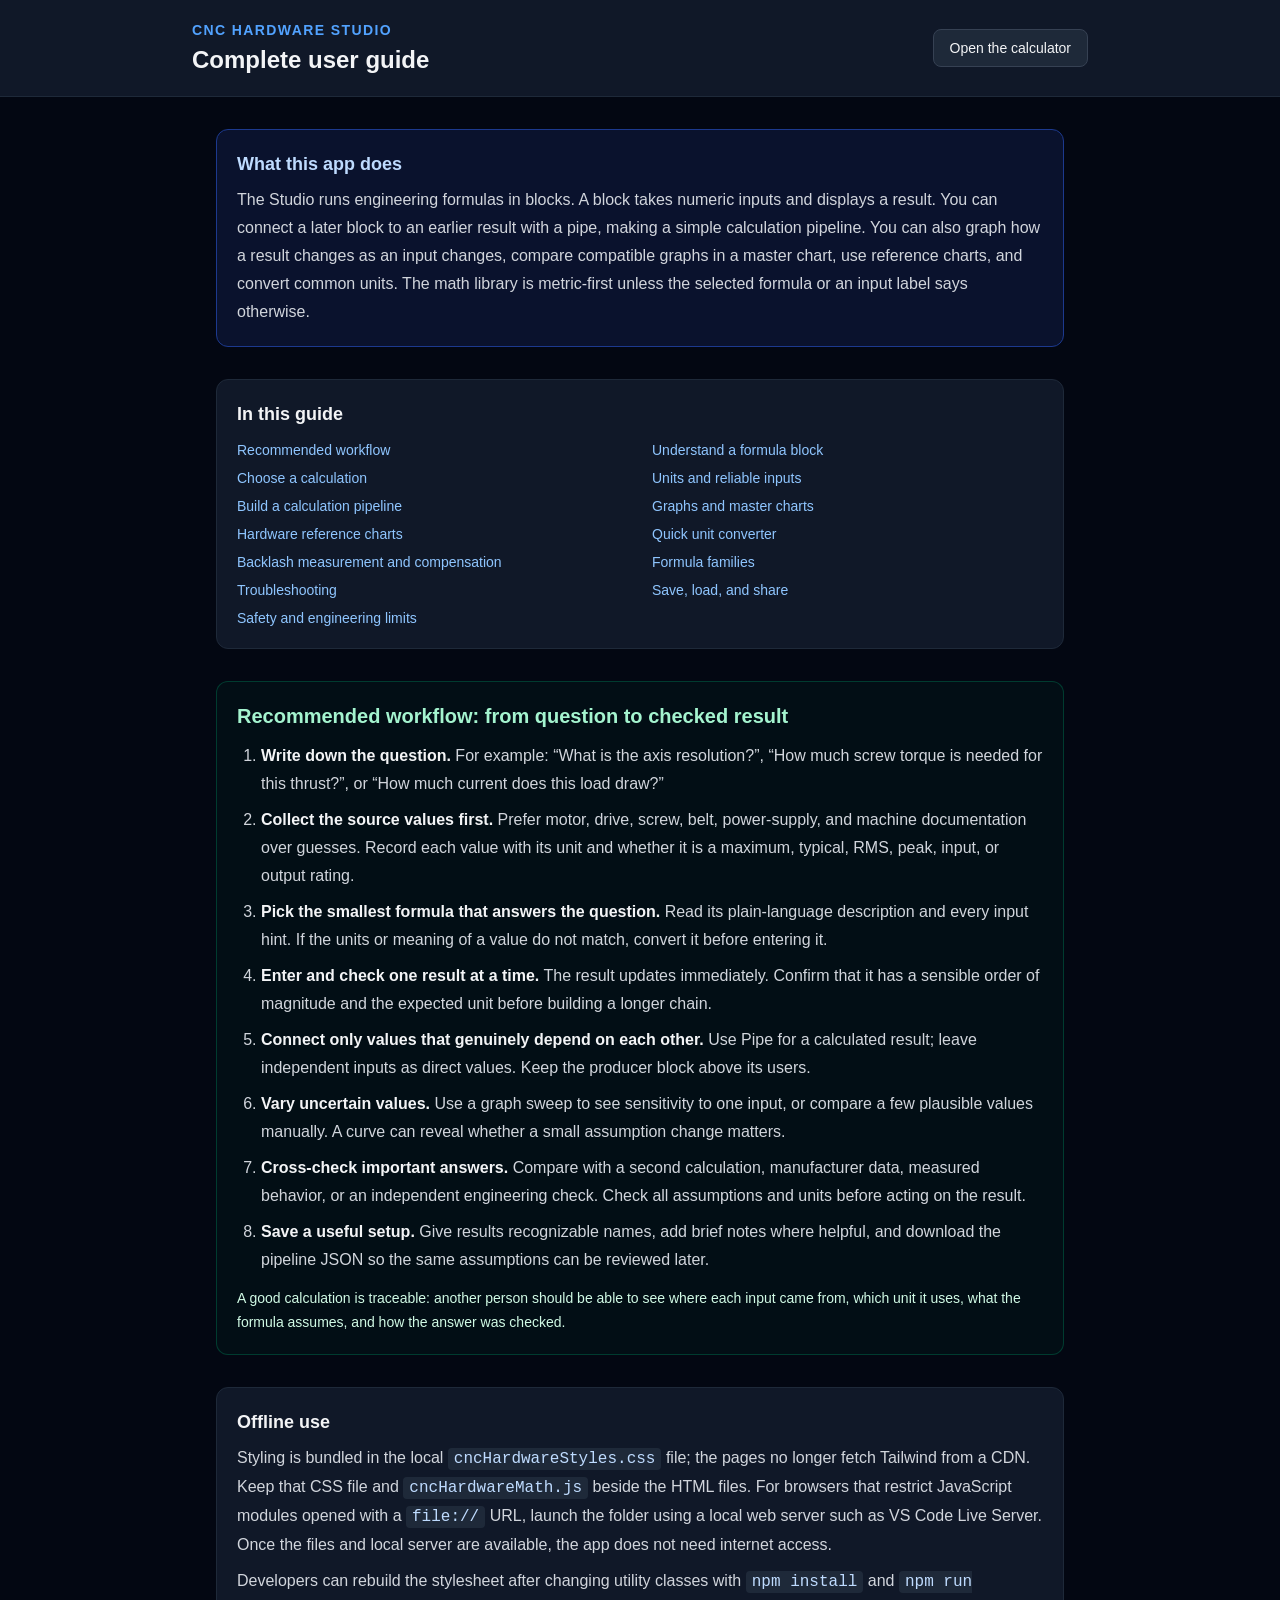
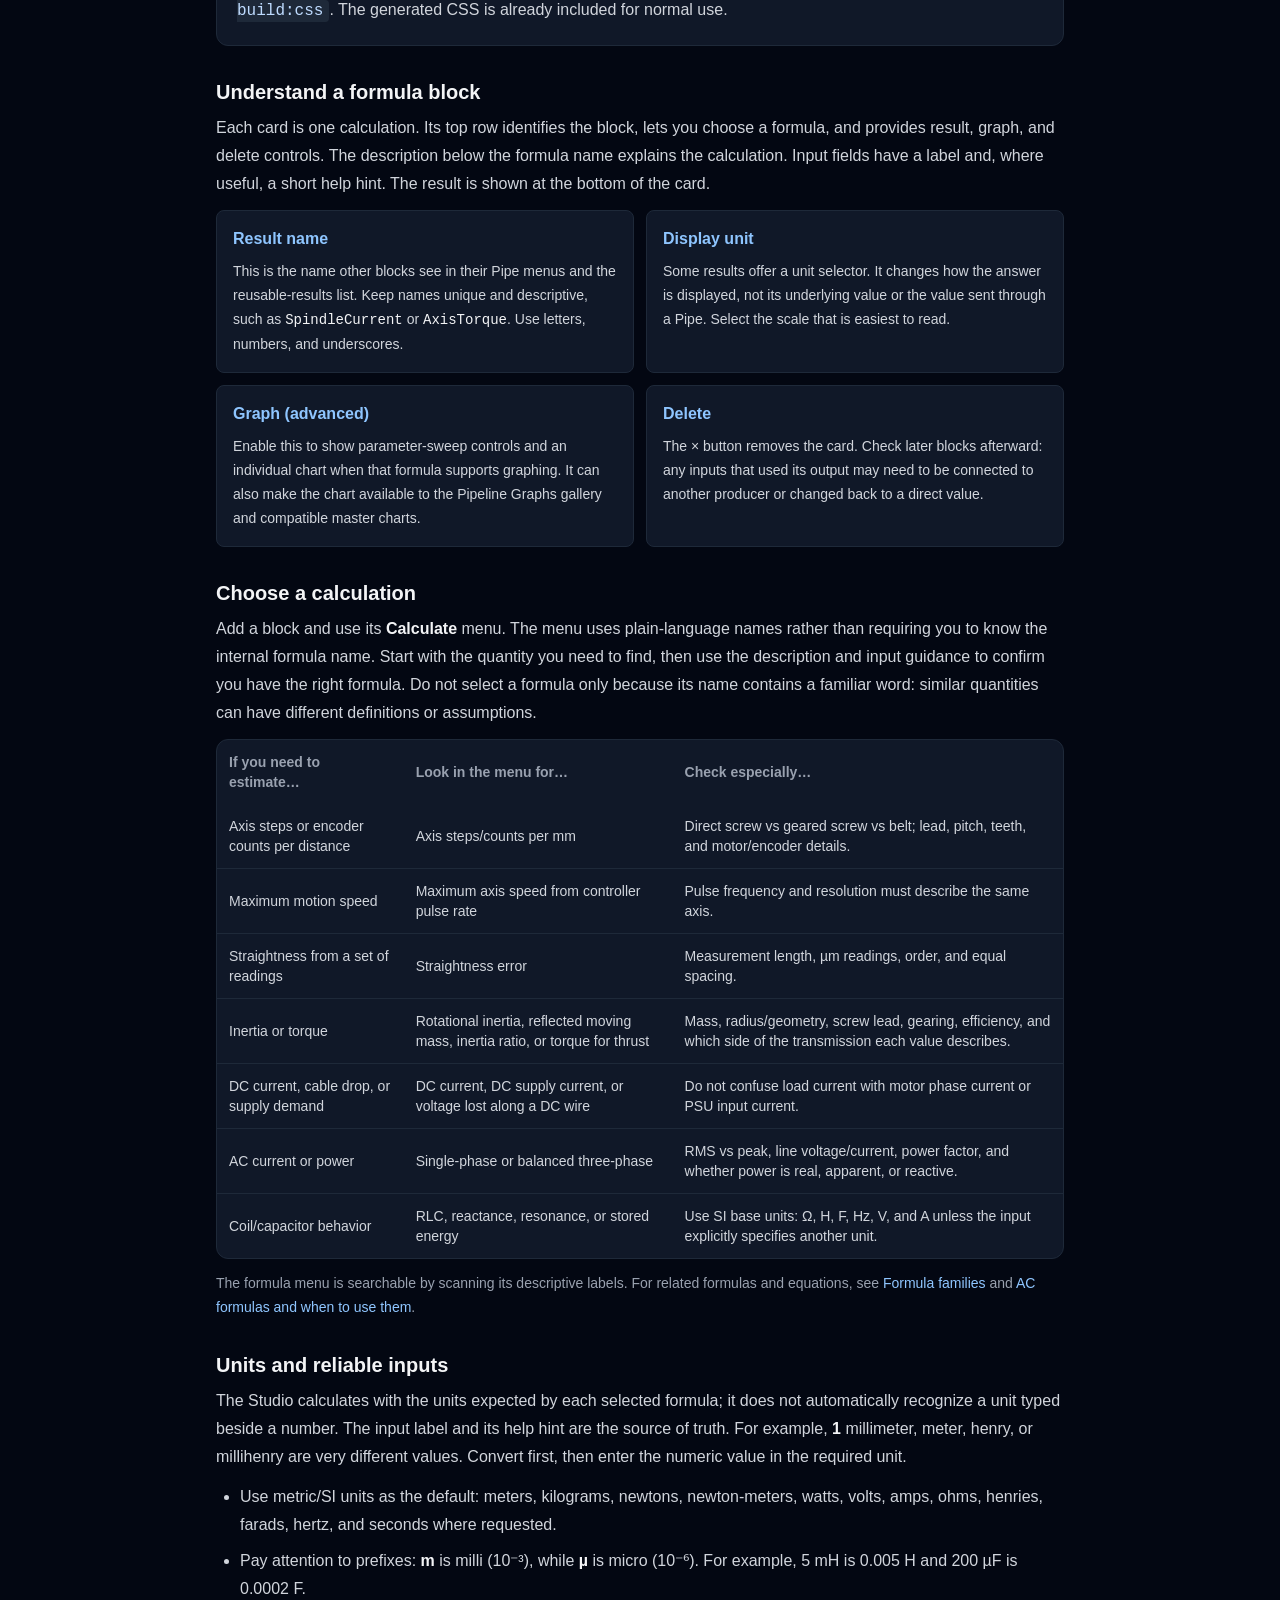
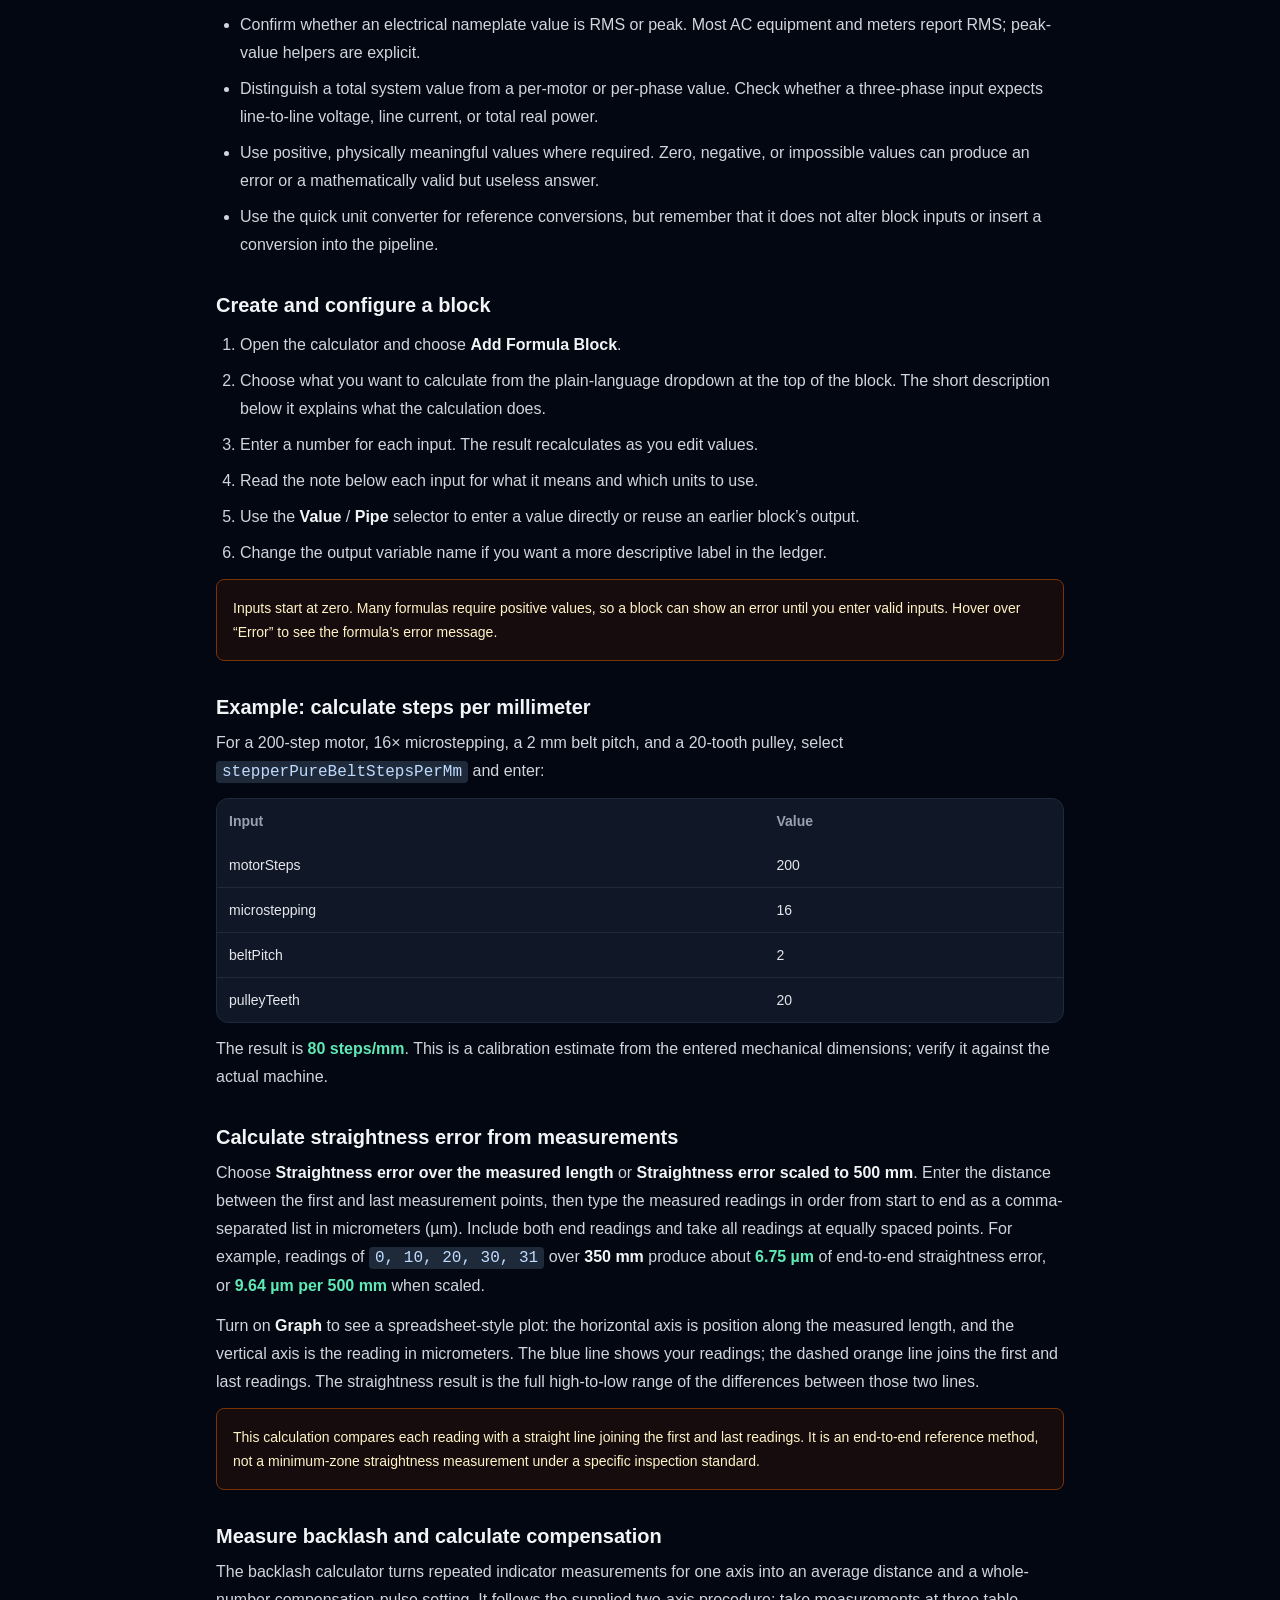
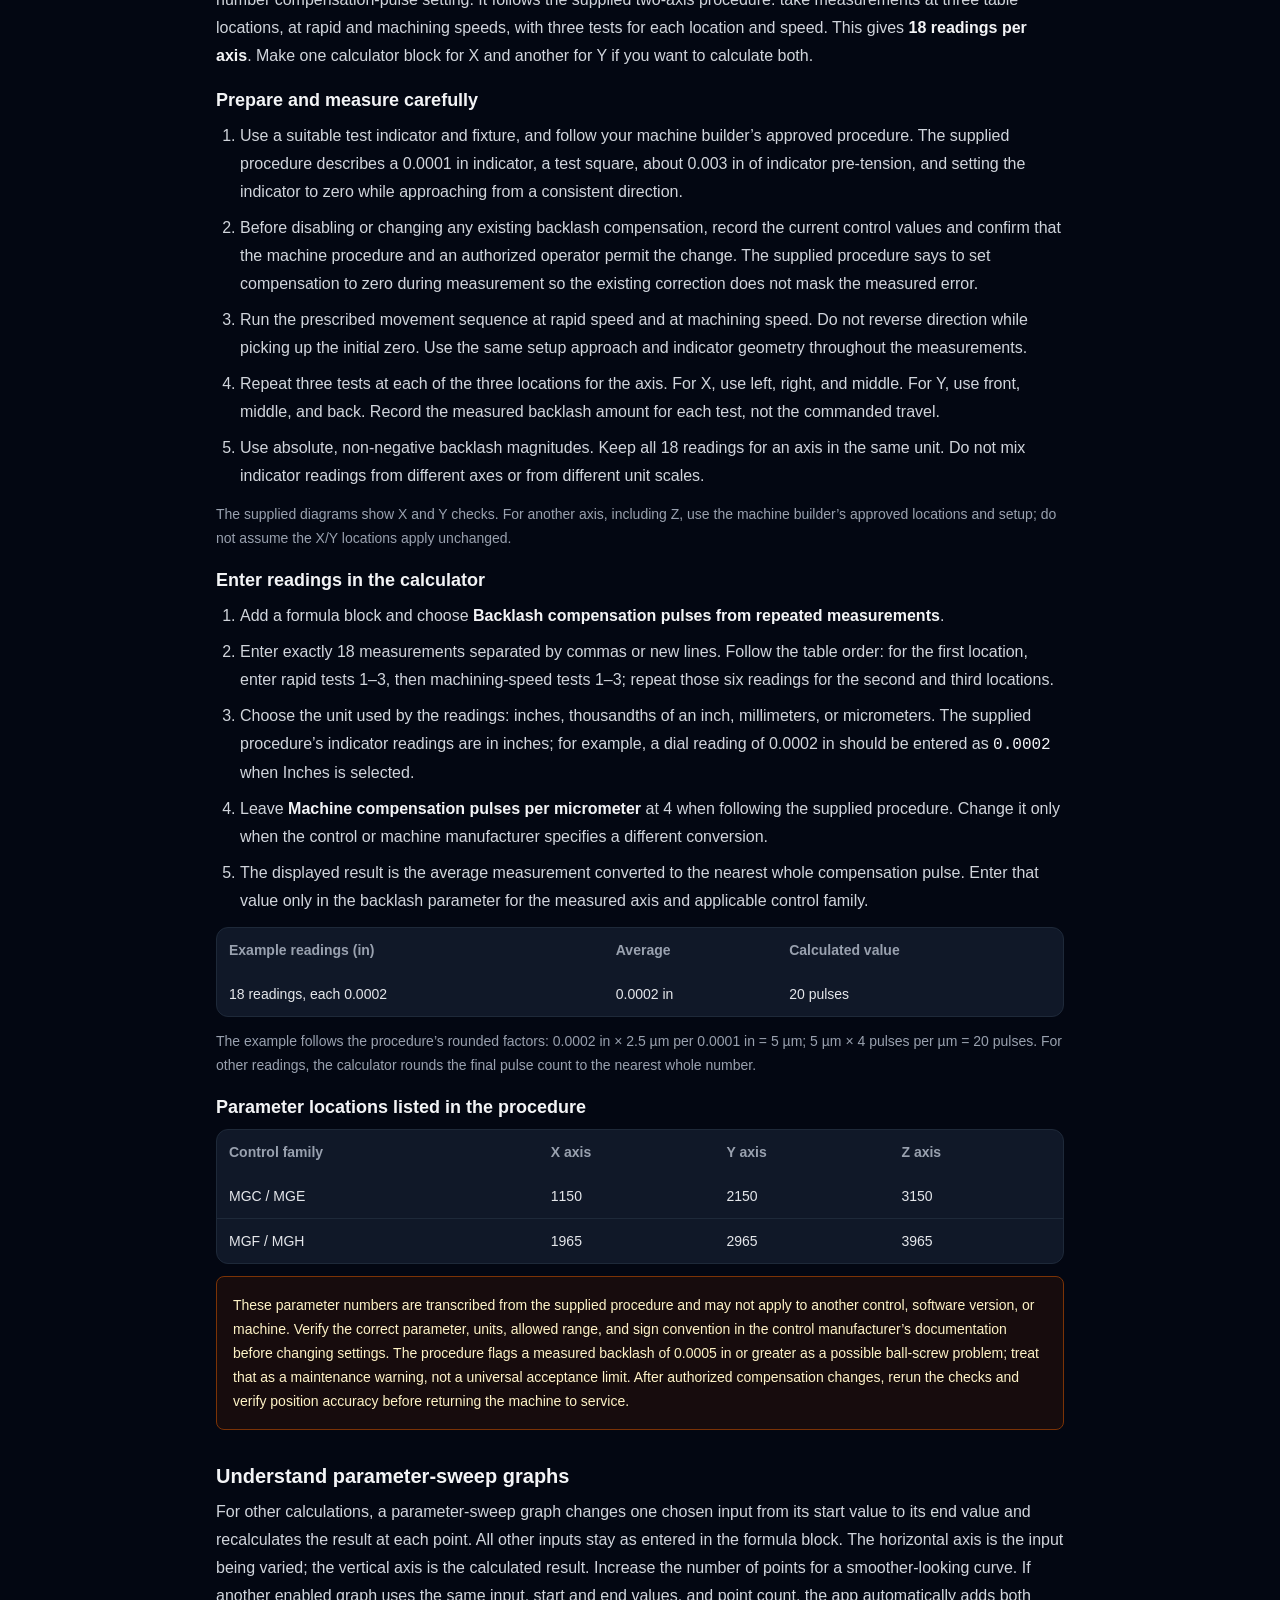
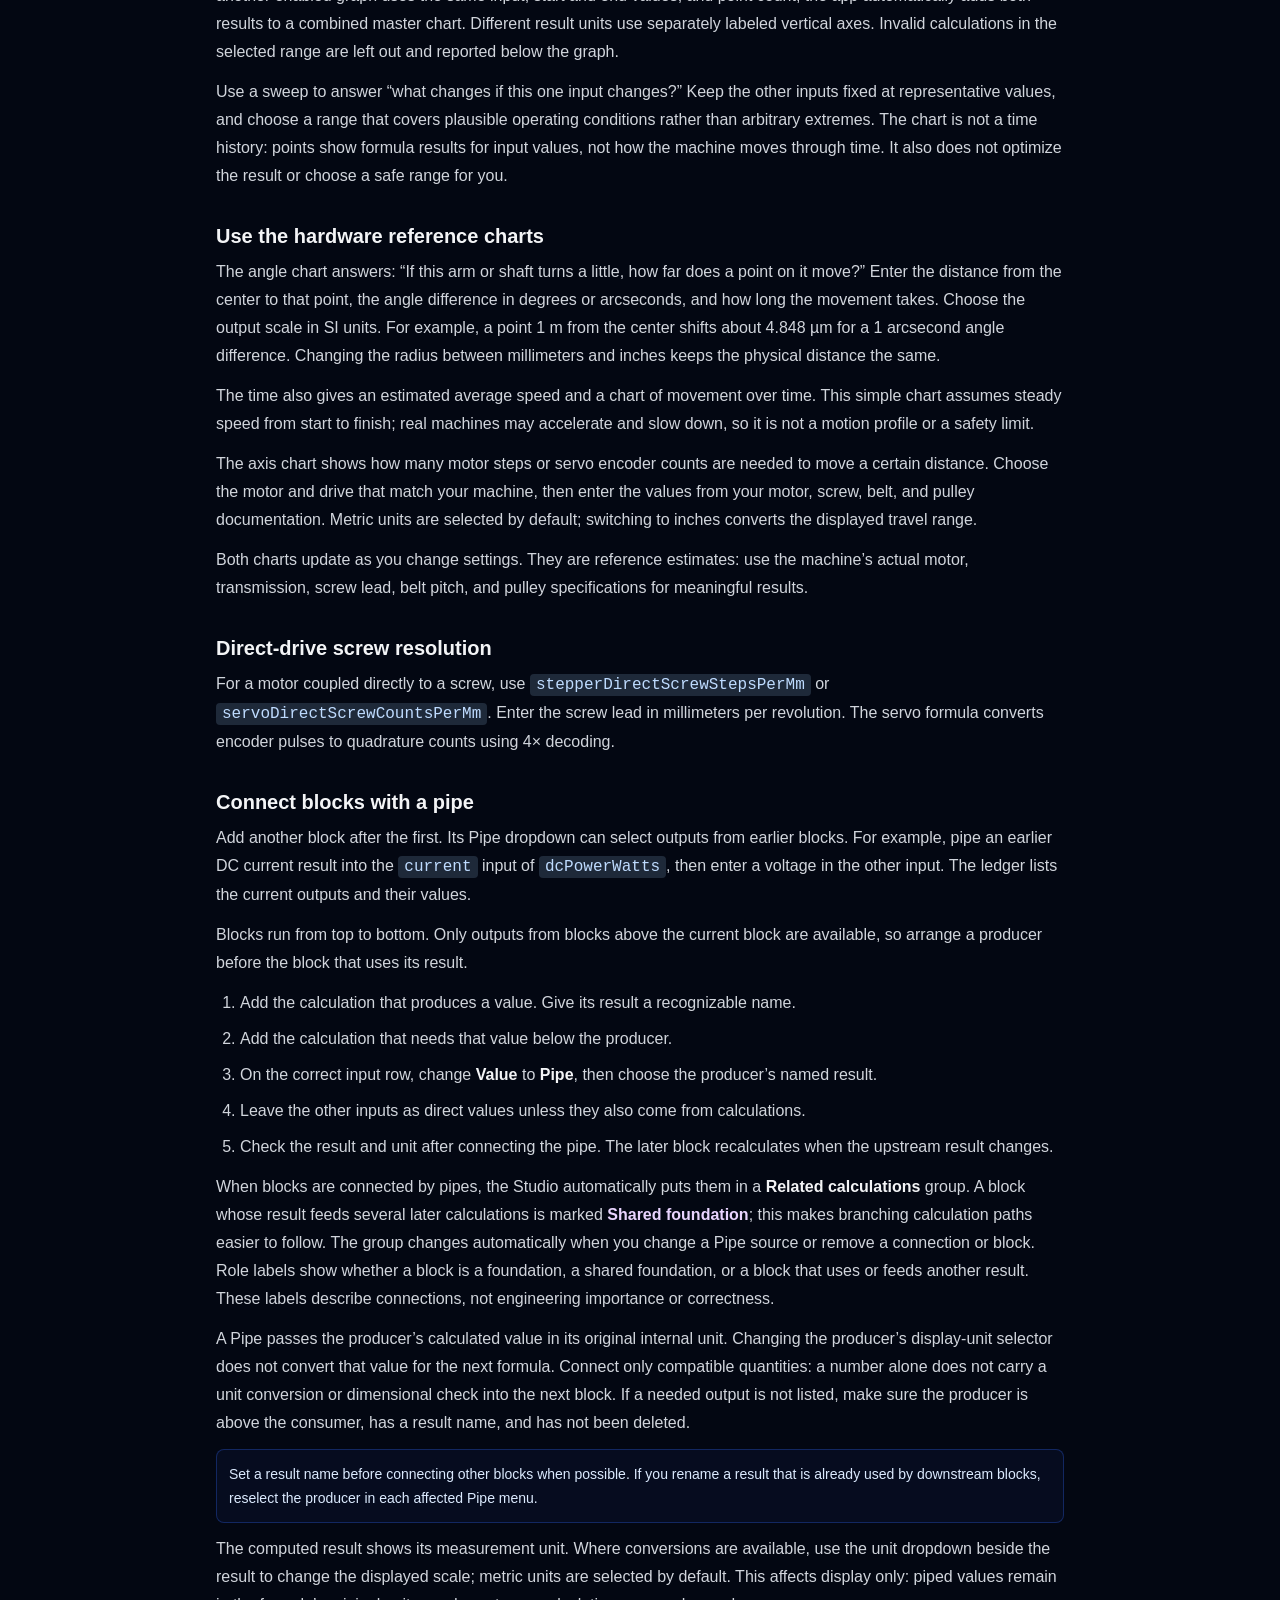
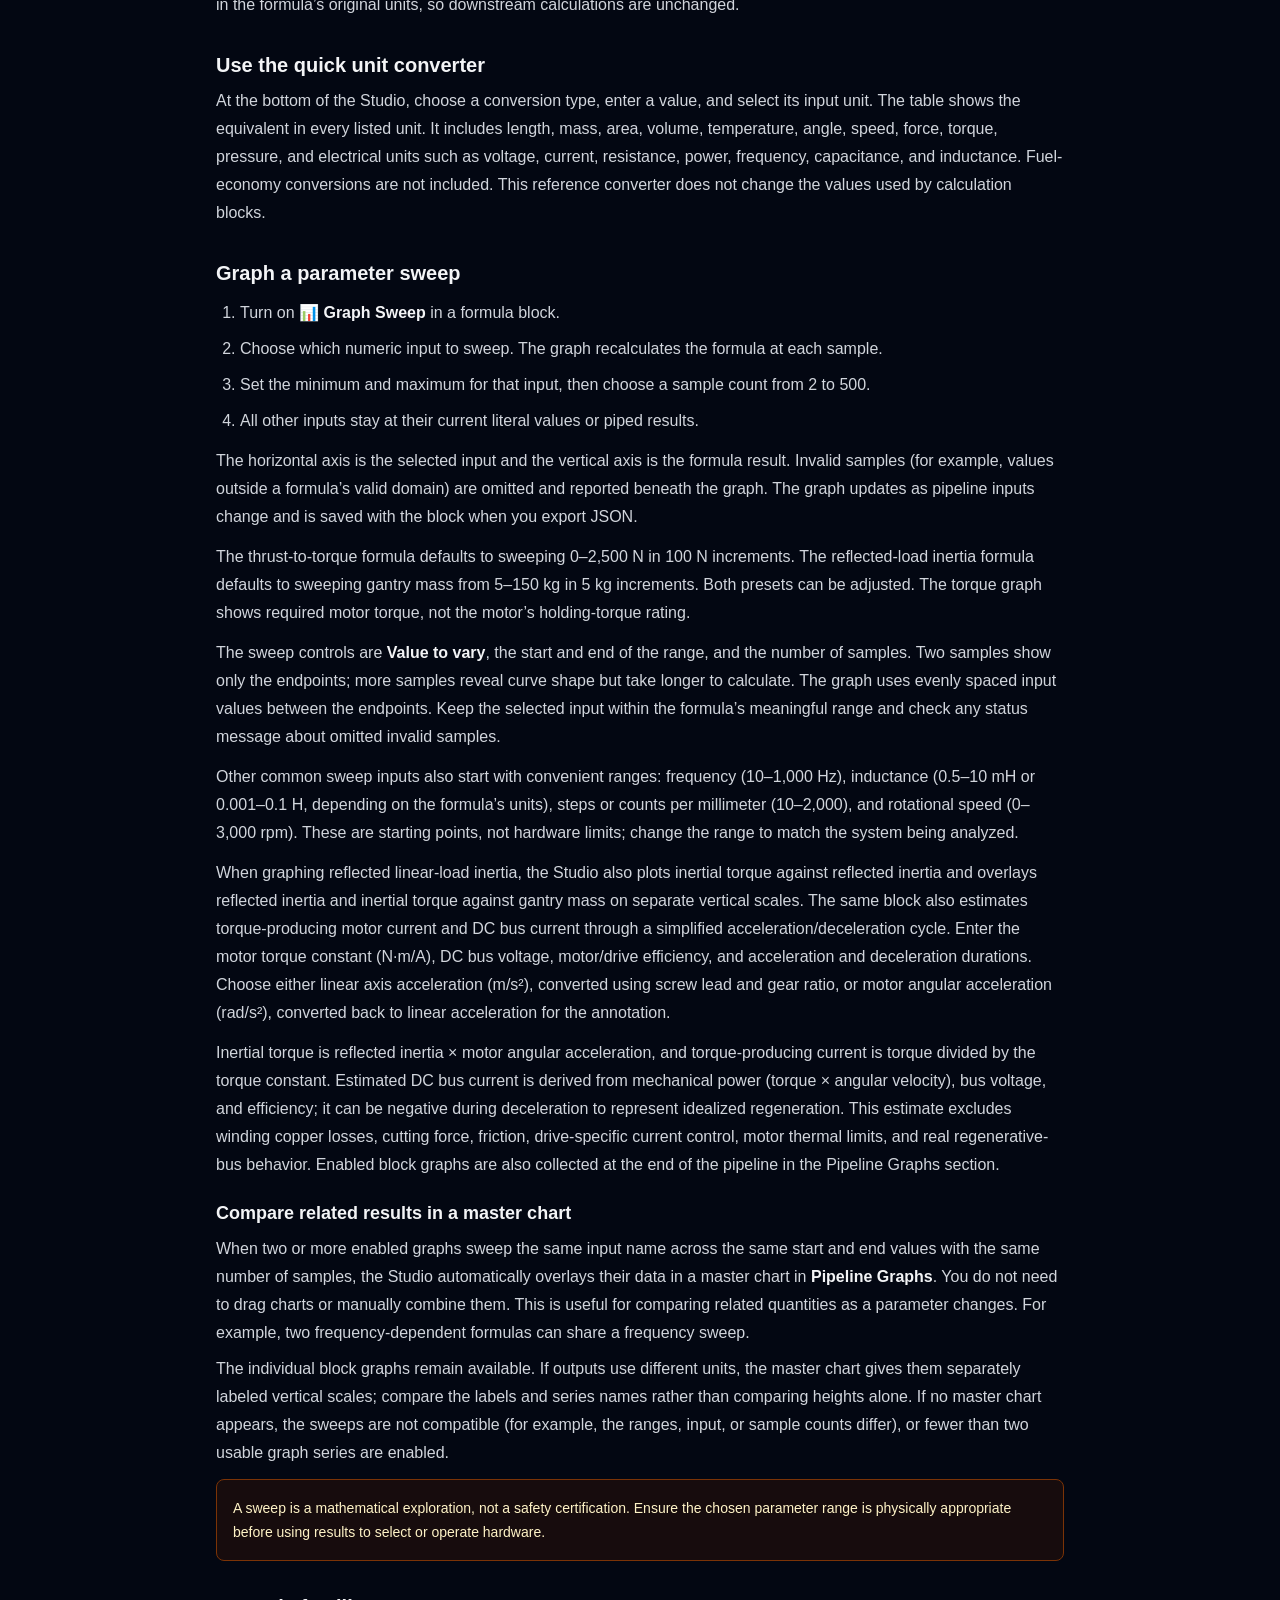
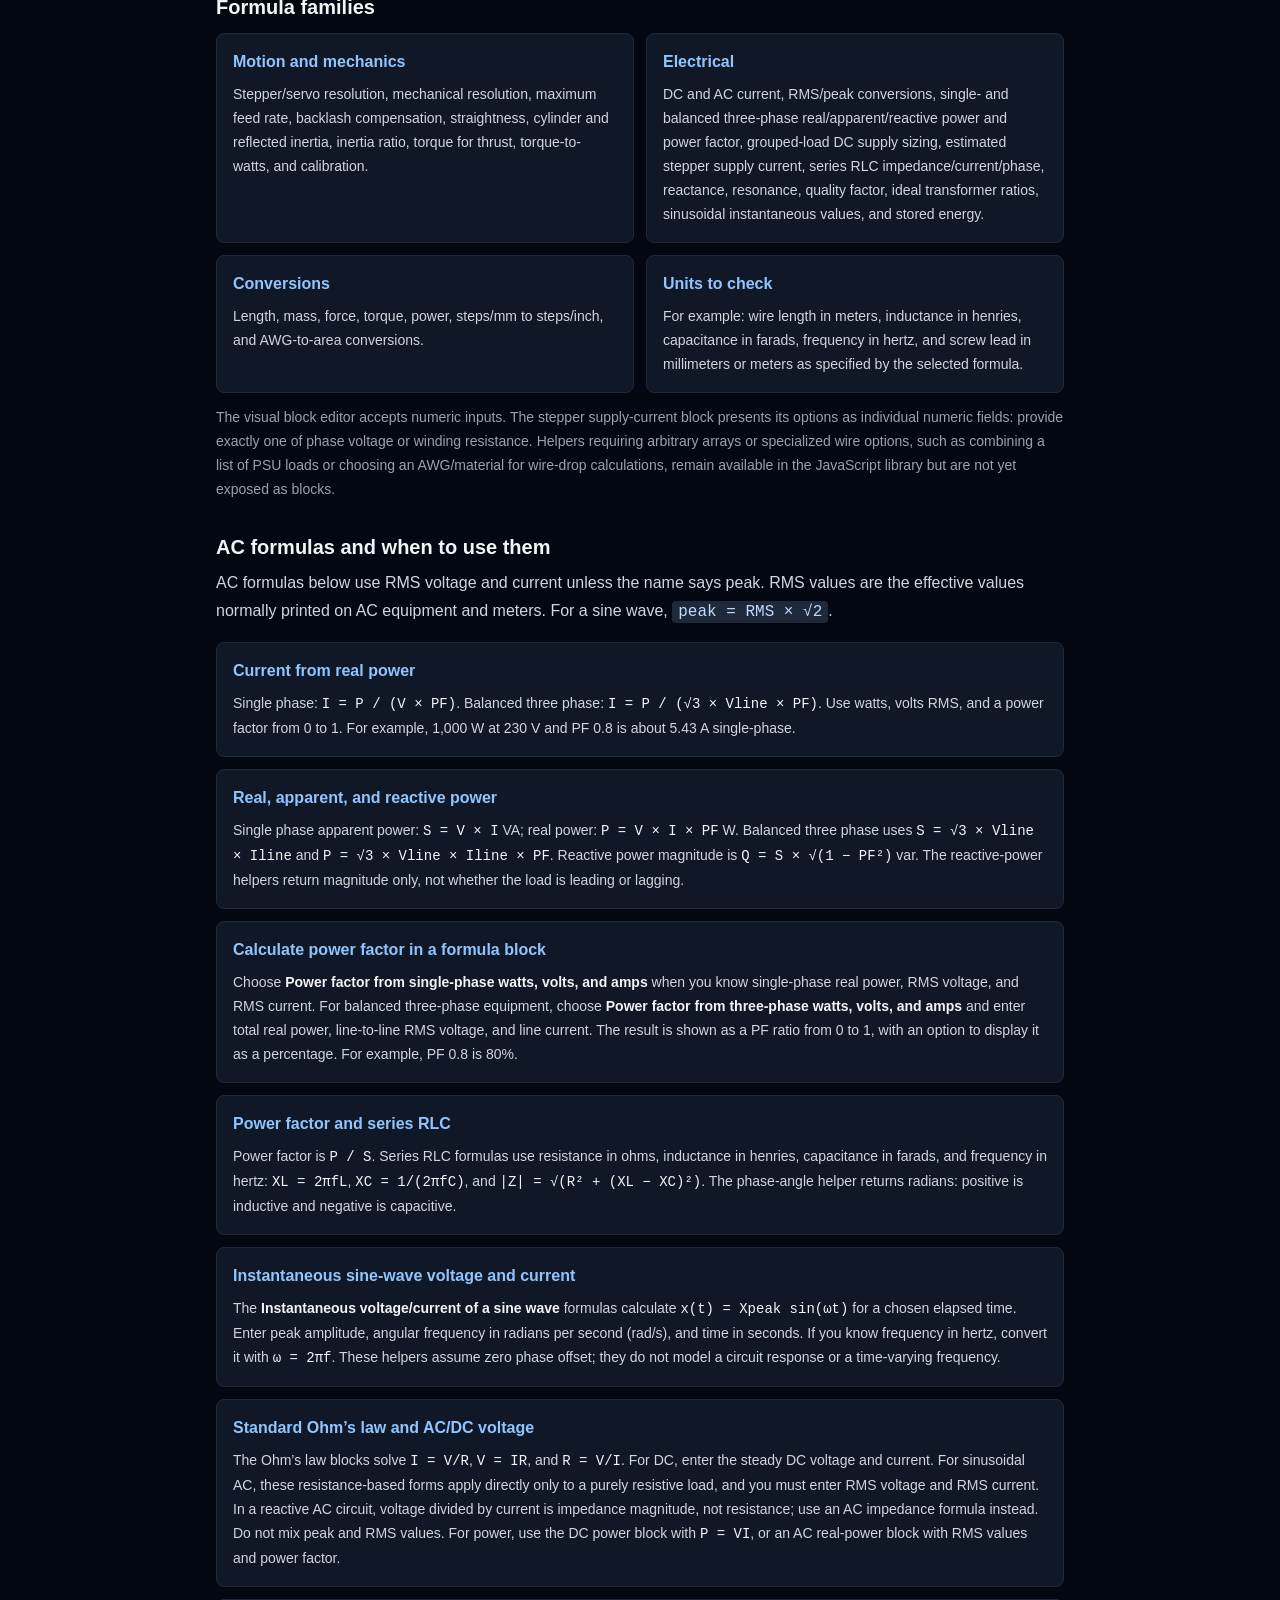
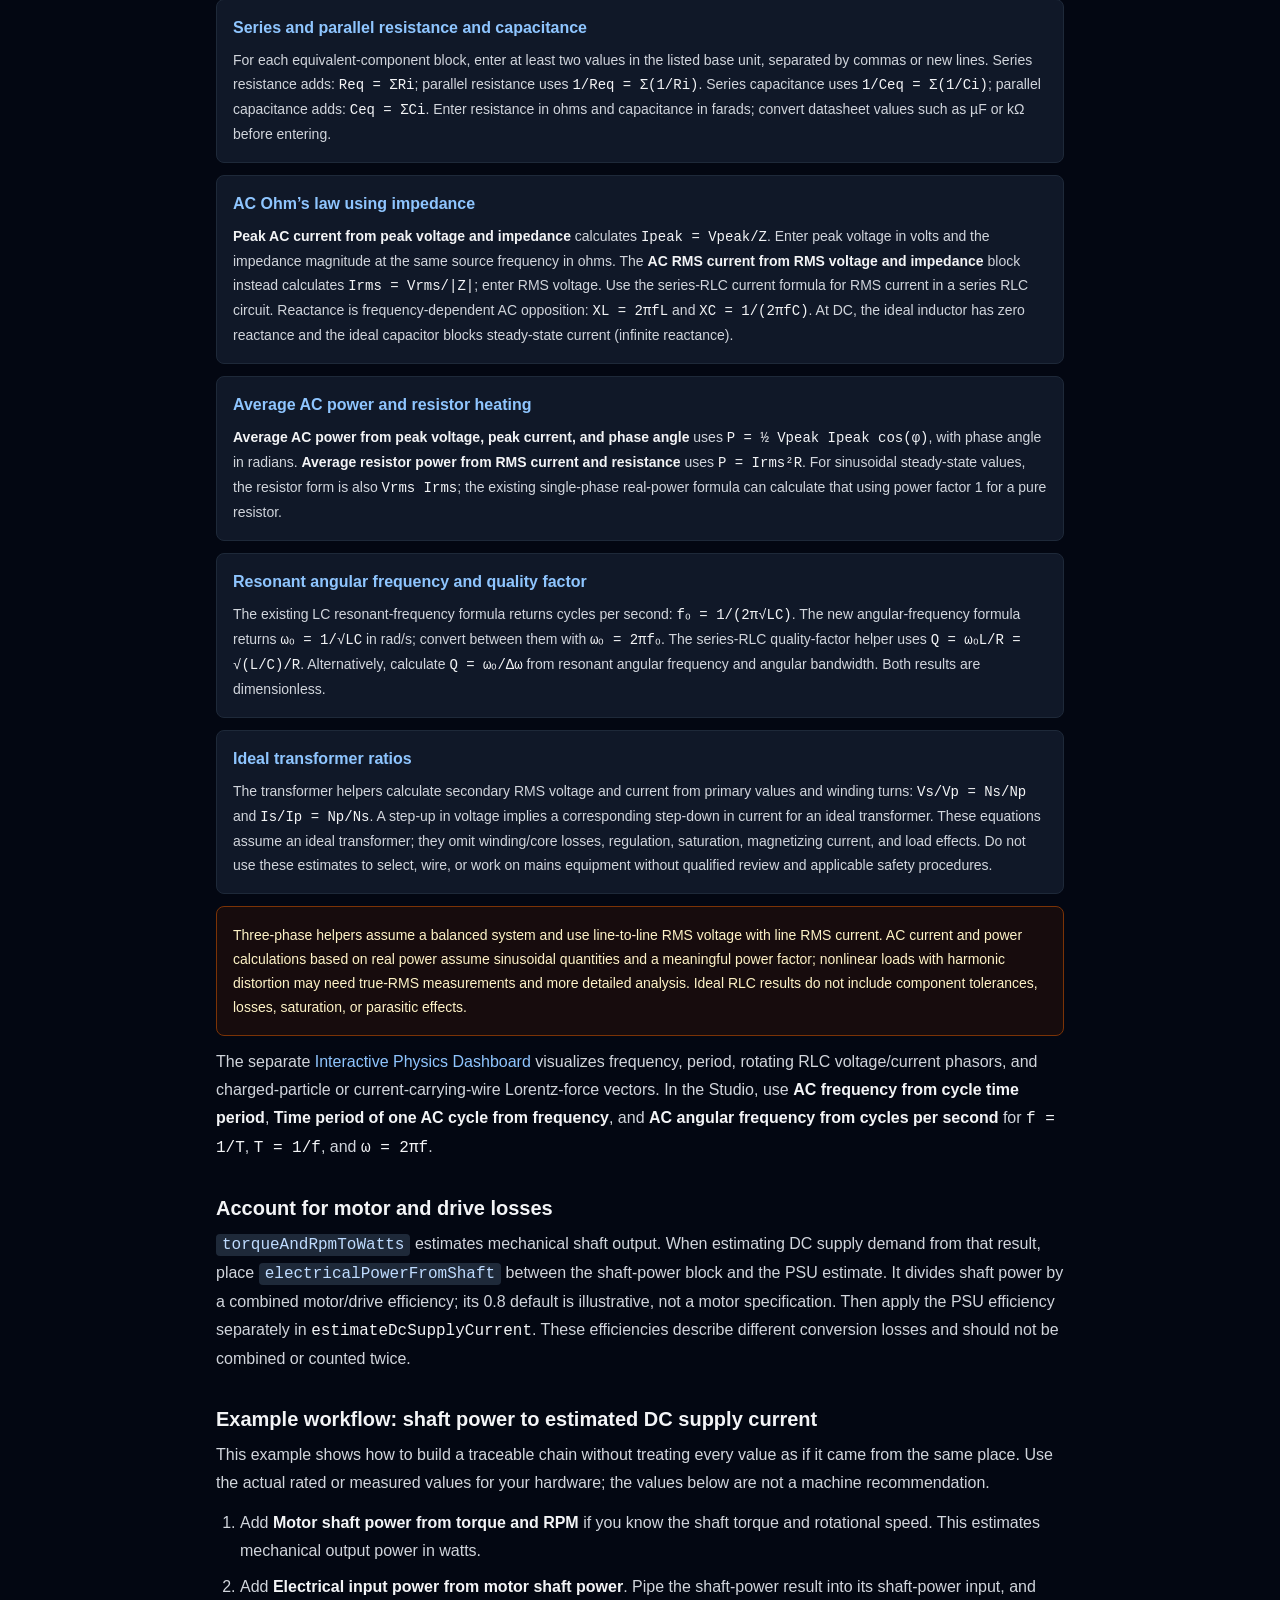
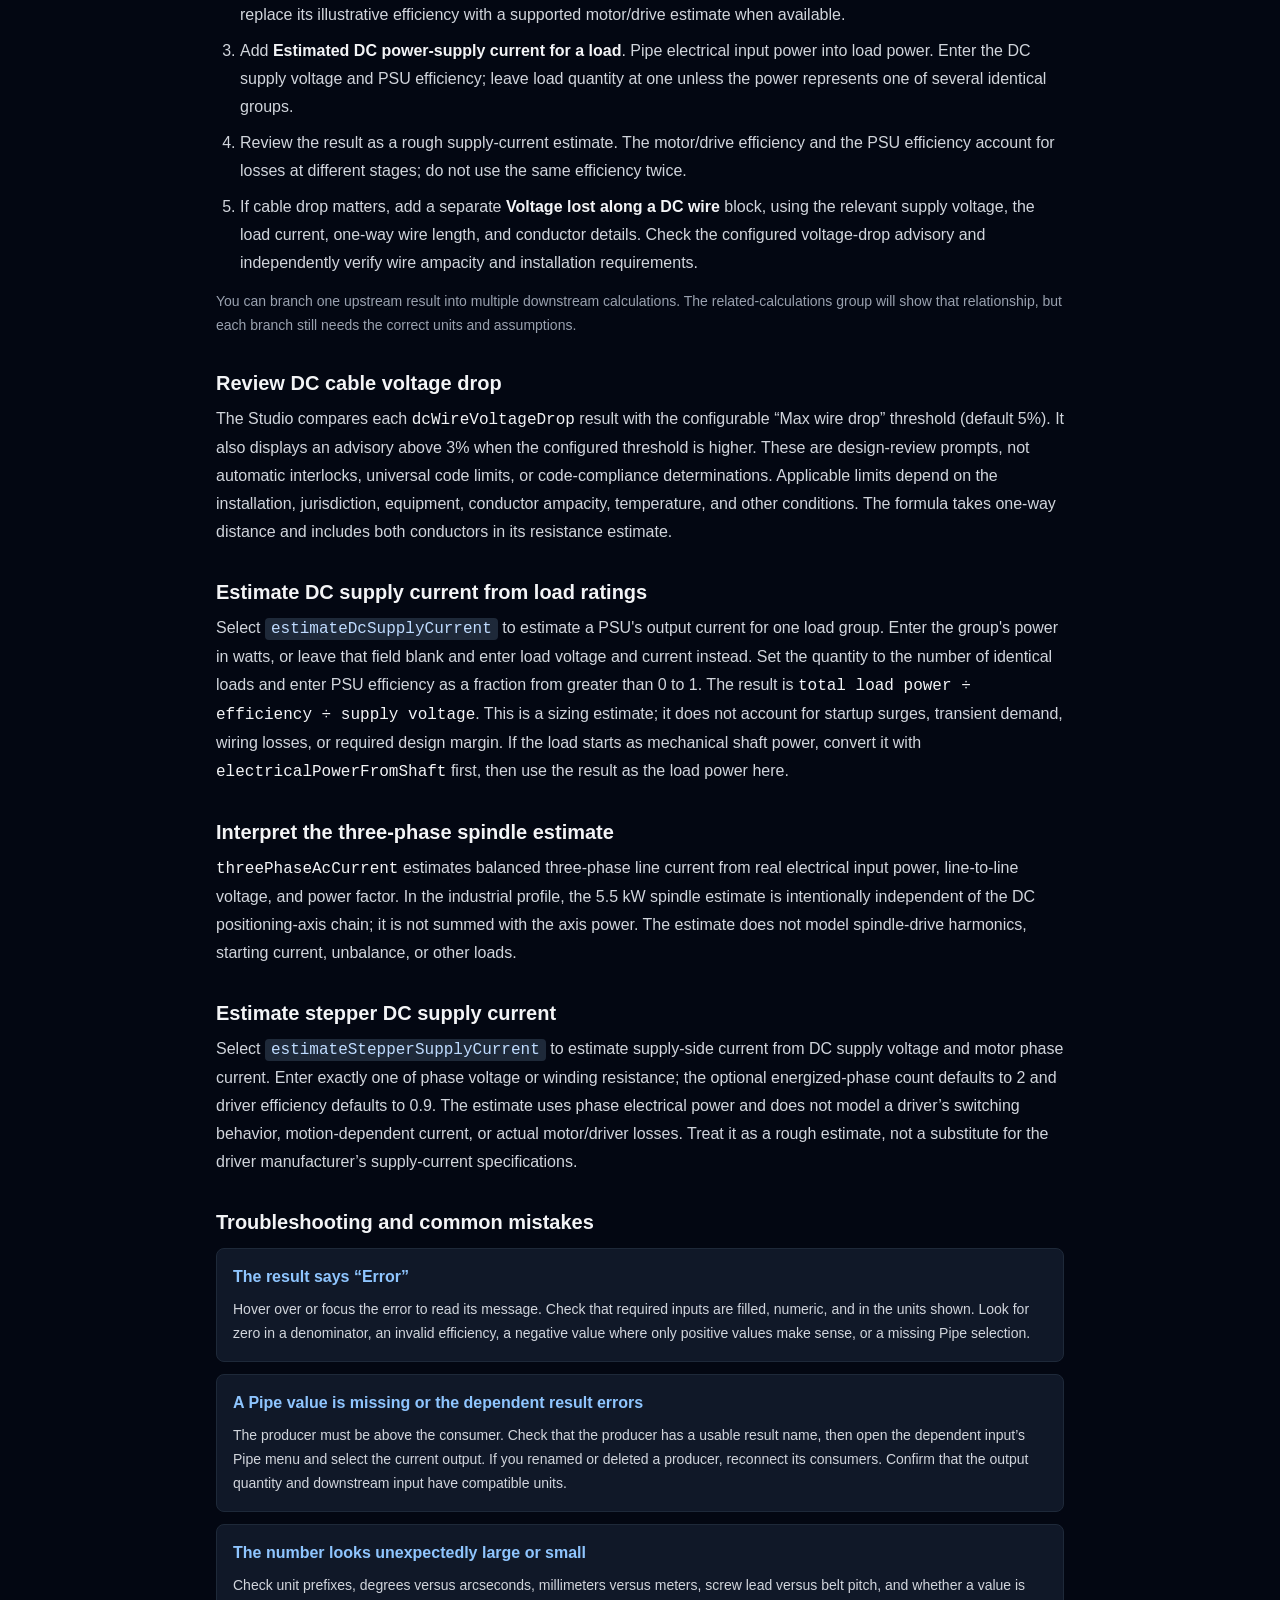
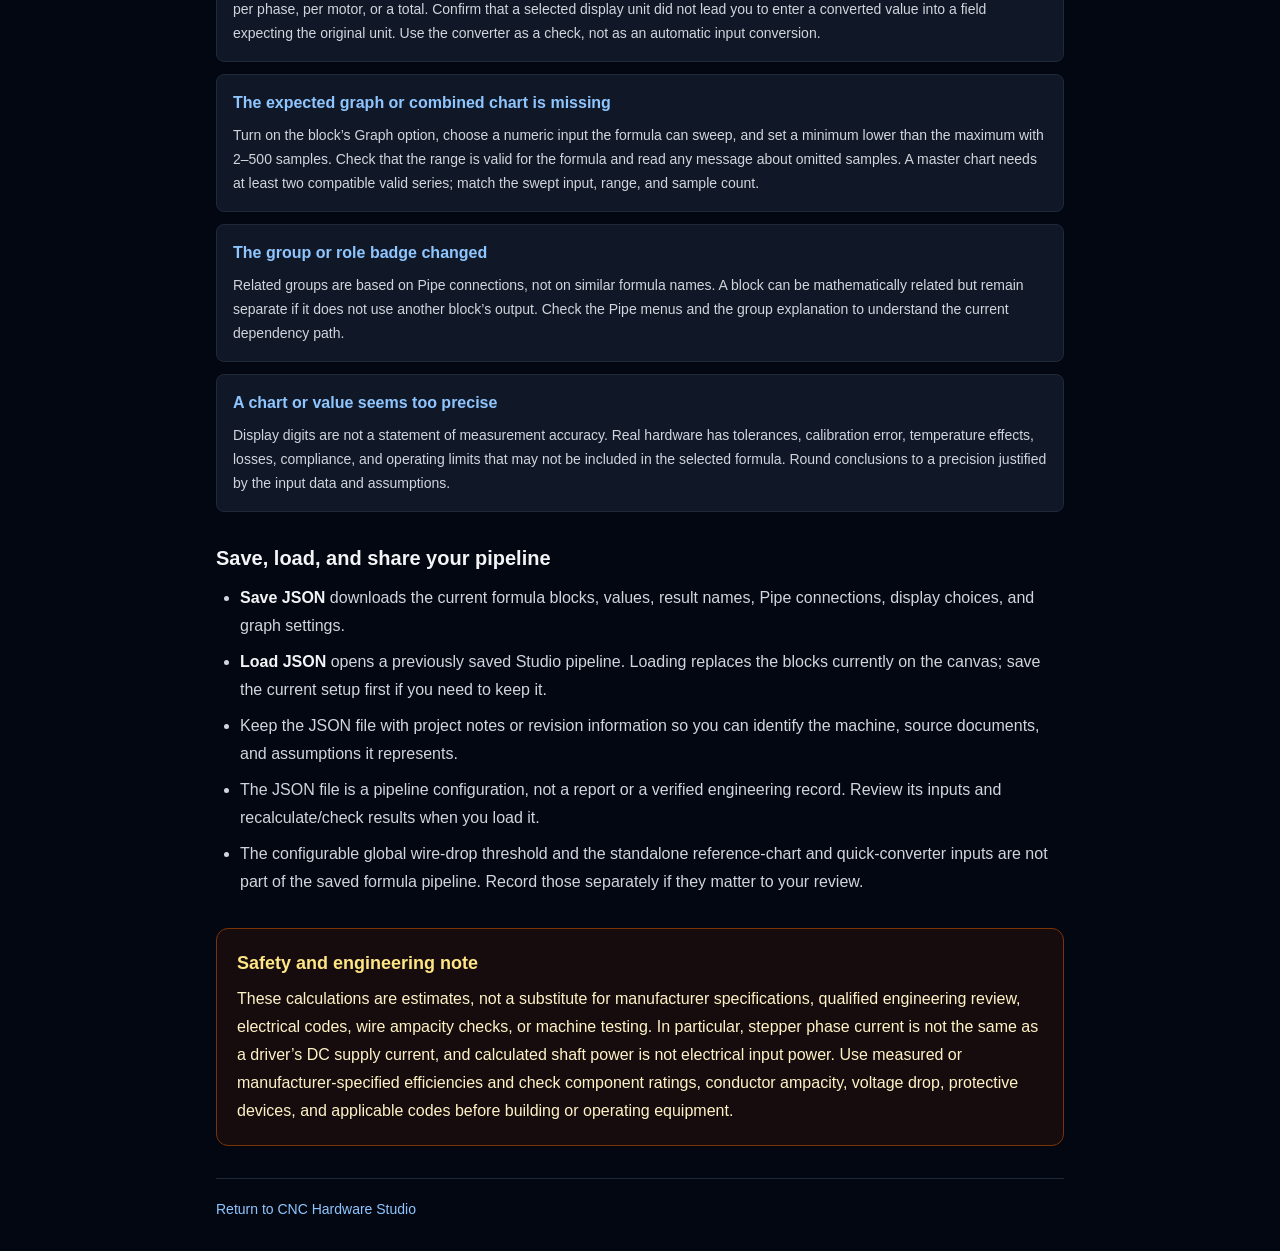
<file: cncHardwareTutorial.html>
<!DOCTYPE html>
<html lang="en">

<head>
    <meta charset="UTF-8">
    <meta name="viewport" content="width=device-width, initial-scale=1.0">
    <meta name="description" content="A complete beginner-friendly guide to CNC Hardware Studio calculations, units, pipelines, charts, and saved projects.">
    <title>CNC Hardware Studio User Guide</title>
    <link rel="stylesheet" href="./cncHardwareStyles.css">
</head>

<body class="min-h-screen bg-gray-950 font-sans text-gray-100">
    <header class="border-b border-gray-800 bg-gray-900 px-6 py-5">
        <div class="mx-auto flex max-w-4xl items-center justify-between gap-4">
            <div>
                <p class="text-sm font-semibold uppercase tracking-widest text-blue-400">CNC Hardware Studio</p>
                <h1 class="mt-1 text-2xl font-bold">Complete user guide</h1>
            </div>
            <a href="./index.html"
                class="rounded-lg border border-gray-700 bg-gray-800 px-4 py-2 text-sm font-medium hover:bg-gray-700">
                Open the calculator
            </a>
        </div>
    </header>

    <main class="mx-auto max-w-4xl space-y-8 px-6 py-8">
        <section class="rounded-xl border border-blue-900 bg-blue-950/40 p-5">
            <h2 class="text-lg font-semibold text-blue-200">What this app does</h2>
            <p class="mt-2 leading-7 text-gray-300">
                The Studio runs engineering formulas in blocks. A block takes numeric inputs and displays a result.
                You can connect a later block to an earlier result with a pipe, making a simple calculation pipeline.
                You can also graph how a result changes as an input changes, compare compatible graphs in a master
                chart, use reference charts, and convert common units. The math library is metric-first unless the
                selected formula or an input label says otherwise.
            </p>
        </section>

        <nav aria-label="Guide contents" class="rounded-xl border border-gray-800 bg-gray-900 p-5">
            <h2 class="text-lg font-semibold">In this guide</h2>
            <div class="mt-3 grid gap-x-6 gap-y-2 text-sm text-blue-300 sm:grid-cols-2">
                <a class="hover:text-blue-200" href="#workflow">Recommended workflow</a>
                <a class="hover:text-blue-200" href="#block-controls">Understand a formula block</a>
                <a class="hover:text-blue-200" href="#choose-calculation">Choose a calculation</a>
                <a class="hover:text-blue-200" href="#units-and-inputs">Units and reliable inputs</a>
                <a class="hover:text-blue-200" href="#pipeline">Build a calculation pipeline</a>
                <a class="hover:text-blue-200" href="#graphs">Graphs and master charts</a>
                <a class="hover:text-blue-200" href="#reference-charts">Hardware reference charts</a>
                <a class="hover:text-blue-200" href="#converter">Quick unit converter</a>
                <a class="hover:text-blue-200" href="#backlash">Backlash measurement and compensation</a>
                <a class="hover:text-blue-200" href="#formula-reference">Formula families</a>
                <a class="hover:text-blue-200" href="#troubleshooting">Troubleshooting</a>
                <a class="hover:text-blue-200" href="#save-load">Save, load, and share</a>
                <a class="hover:text-blue-200" href="#safety">Safety and engineering limits</a>
            </div>
        </nav>

        <section id="workflow" class="rounded-xl border border-emerald-900/70 bg-emerald-950/20 p-5">
            <h2 class="text-xl font-bold text-emerald-200">Recommended workflow: from question to checked result</h2>
            <ol class="mt-3 list-decimal space-y-2 pl-6 leading-7 text-gray-300">
                <li><strong class="text-gray-100">Write down the question.</strong> For example: “What is the axis resolution?”, “How much screw torque is needed for this thrust?”, or “How much current does this load draw?”</li>
                <li><strong class="text-gray-100">Collect the source values first.</strong> Prefer motor, drive, screw, belt, power-supply, and machine documentation over guesses. Record each value with its unit and whether it is a maximum, typical, RMS, peak, input, or output rating.</li>
                <li><strong class="text-gray-100">Pick the smallest formula that answers the question.</strong> Read its plain-language description and every input hint. If the units or meaning of a value do not match, convert it before entering it.</li>
                <li><strong class="text-gray-100">Enter and check one result at a time.</strong> The result updates immediately. Confirm that it has a sensible order of magnitude and the expected unit before building a longer chain.</li>
                <li><strong class="text-gray-100">Connect only values that genuinely depend on each other.</strong> Use Pipe for a calculated result; leave independent inputs as direct values. Keep the producer block above its users.</li>
                <li><strong class="text-gray-100">Vary uncertain values.</strong> Use a graph sweep to see sensitivity to one input, or compare a few plausible values manually. A curve can reveal whether a small assumption change matters.</li>
                <li><strong class="text-gray-100">Cross-check important answers.</strong> Compare with a second calculation, manufacturer data, measured behavior, or an independent engineering check. Check all assumptions and units before acting on the result.</li>
                <li><strong class="text-gray-100">Save a useful setup.</strong> Give results recognizable names, add brief notes where helpful, and download the pipeline JSON so the same assumptions can be reviewed later.</li>
            </ol>
            <p class="mt-3 text-sm leading-6 text-emerald-100">
                A good calculation is traceable: another person should be able to see where each input came from,
                which unit it uses, what the formula assumes, and how the answer was checked.
            </p>
        </section>

        <section class="rounded-xl border border-gray-800 bg-gray-900 p-5">
            <h2 class="text-lg font-semibold">Offline use</h2>
            <p class="mt-2 leading-7 text-gray-300">
                Styling is bundled in the local <code class="rounded bg-gray-800 px-1.5 py-0.5 text-blue-200">cncHardwareStyles.css</code>
                file; the pages no longer fetch Tailwind from a CDN. Keep that CSS file and
                <code class="rounded bg-gray-800 px-1.5 py-0.5 text-blue-200">cncHardwareMath.js</code> beside the HTML
                files. For browsers that restrict JavaScript modules opened with a
                <code class="rounded bg-gray-800 px-1.5 py-0.5 text-blue-200">file://</code> URL, launch the folder
                using a local web server such as VS Code Live Server. Once the files and local server are available,
                the app does not need internet access.
            </p>
            <p class="mt-2 leading-7 text-gray-300">
                Developers can rebuild the stylesheet after changing utility classes with
                <code class="rounded bg-gray-800 px-1.5 py-0.5 text-blue-200">npm install</code> and
                <code class="rounded bg-gray-800 px-1.5 py-0.5 text-blue-200">npm run build:css</code>.
                The generated CSS is already included for normal use.
            </p>
        </section>

        <section id="block-controls">
            <h2 class="text-xl font-bold">Understand a formula block</h2>
            <p class="mt-2 leading-7 text-gray-300">
                Each card is one calculation. Its top row identifies the block, lets you choose a formula, and
                provides result, graph, and delete controls. The description below the formula name explains the
                calculation. Input fields have a label and, where useful, a short help hint. The result is shown at
                the bottom of the card.
            </p>
            <div class="mt-3 grid gap-3 sm:grid-cols-2">
                <article class="rounded-lg border border-gray-800 bg-gray-900 p-4">
                    <h3 class="font-semibold text-blue-300">Result name</h3>
                    <p class="mt-2 text-sm leading-6 text-gray-300">
                        This is the name other blocks see in their Pipe menus and the reusable-results list.
                        Keep names unique and descriptive, such as <code class="text-gray-100">SpindleCurrent</code>
                        or <code class="text-gray-100">AxisTorque</code>. Use letters, numbers, and underscores.
                    </p>
                </article>
                <article class="rounded-lg border border-gray-800 bg-gray-900 p-4">
                    <h3 class="font-semibold text-blue-300">Display unit</h3>
                    <p class="mt-2 text-sm leading-6 text-gray-300">
                        Some results offer a unit selector. It changes how the answer is displayed, not its
                        underlying value or the value sent through a Pipe. Select the scale that is easiest to read.
                    </p>
                </article>
                <article class="rounded-lg border border-gray-800 bg-gray-900 p-4">
                    <h3 class="font-semibold text-blue-300">Graph (advanced)</h3>
                    <p class="mt-2 text-sm leading-6 text-gray-300">
                        Enable this to show parameter-sweep controls and an individual chart when that formula
                        supports graphing. It can also make the chart available to the Pipeline Graphs gallery and
                        compatible master charts.
                    </p>
                </article>
                <article class="rounded-lg border border-gray-800 bg-gray-900 p-4">
                    <h3 class="font-semibold text-blue-300">Delete</h3>
                    <p class="mt-2 text-sm leading-6 text-gray-300">
                        The × button removes the card. Check later blocks afterward: any inputs that used its output
                        may need to be connected to another producer or changed back to a direct value.
                    </p>
                </article>
            </div>
        </section>

        <section id="choose-calculation">
            <h2 class="text-xl font-bold">Choose a calculation</h2>
            <p class="mt-2 leading-7 text-gray-300">
                Add a block and use its <strong class="text-gray-100">Calculate</strong> menu. The menu uses
                plain-language names rather than requiring you to know the internal formula name. Start with the
                quantity you need to find, then use the description and input guidance to confirm you have the right
                formula. Do not select a formula only because its name contains a familiar word: similar quantities
                can have different definitions or assumptions.
            </p>
            <div class="mt-3 overflow-x-auto rounded-xl border border-gray-800 bg-gray-900">
                <table class="w-full min-w-[36rem] text-left text-sm">
                    <thead class="text-gray-400">
                        <tr><th class="p-3">If you need to estimate…</th><th class="p-3">Look in the menu for…</th><th class="p-3">Check especially…</th></tr>
                    </thead>
                    <tbody class="divide-y divide-gray-800 text-gray-300">
                        <tr><td class="p-3">Axis steps or encoder counts per distance</td><td class="p-3">Axis steps/counts per mm</td><td class="p-3">Direct screw vs geared screw vs belt; lead, pitch, teeth, and motor/encoder details.</td></tr>
                        <tr><td class="p-3">Maximum motion speed</td><td class="p-3">Maximum axis speed from controller pulse rate</td><td class="p-3">Pulse frequency and resolution must describe the same axis.</td></tr>
                        <tr><td class="p-3">Straightness from a set of readings</td><td class="p-3">Straightness error</td><td class="p-3">Measurement length, µm readings, order, and equal spacing.</td></tr>
                        <tr><td class="p-3">Inertia or torque</td><td class="p-3">Rotational inertia, reflected moving mass, inertia ratio, or torque for thrust</td><td class="p-3">Mass, radius/geometry, screw lead, gearing, efficiency, and which side of the transmission each value describes.</td></tr>
                        <tr><td class="p-3">DC current, cable drop, or supply demand</td><td class="p-3">DC current, DC supply current, or voltage lost along a DC wire</td><td class="p-3">Do not confuse load current with motor phase current or PSU input current.</td></tr>
                        <tr><td class="p-3">AC current or power</td><td class="p-3">Single-phase or balanced three-phase</td><td class="p-3">RMS vs peak, line voltage/current, power factor, and whether power is real, apparent, or reactive.</td></tr>
                        <tr><td class="p-3">Coil/capacitor behavior</td><td class="p-3">RLC, reactance, resonance, or stored energy</td><td class="p-3">Use SI base units: Ω, H, F, Hz, V, and A unless the input explicitly specifies another unit.</td></tr>
                    </tbody>
                </table>
            </div>
            <p class="mt-3 text-sm leading-6 text-gray-400">
                The formula menu is searchable by scanning its descriptive labels. For related formulas and equations,
                see <a class="text-blue-300 hover:text-blue-200" href="#formula-reference">Formula families</a> and
                <a class="text-blue-300 hover:text-blue-200" href="#ac-formulas">AC formulas and when to use them</a>.
            </p>
        </section>

        <section id="units-and-inputs">
            <h2 class="text-xl font-bold">Units and reliable inputs</h2>
            <p class="mt-2 leading-7 text-gray-300">
                The Studio calculates with the units expected by each selected formula; it does not automatically
                recognize a unit typed beside a number. The input label and its help hint are the source of truth.
                For example, <strong class="text-gray-100">1</strong> millimeter, meter, henry, or millihenry are
                very different values. Convert first, then enter the numeric value in the required unit.
            </p>
            <ul class="mt-3 list-disc space-y-2 pl-6 leading-7 text-gray-300">
                <li>Use metric/SI units as the default: meters, kilograms, newtons, newton-meters, watts, volts, amps, ohms, henries, farads, hertz, and seconds where requested.</li>
                <li>Pay attention to prefixes: <strong class="text-gray-100">m</strong> is milli (10⁻³), while <strong class="text-gray-100">µ</strong> is micro (10⁻⁶). For example, 5 mH is 0.005 H and 200 µF is 0.0002 F.</li>
                <li>Confirm whether an electrical nameplate value is RMS or peak. Most AC equipment and meters report RMS; peak-value helpers are explicit.</li>
                <li>Distinguish a total system value from a per-motor or per-phase value. Check whether a three-phase input expects line-to-line voltage, line current, or total real power.</li>
                <li>Use positive, physically meaningful values where required. Zero, negative, or impossible values can produce an error or a mathematically valid but useless answer.</li>
                <li>Use the quick unit converter for reference conversions, but remember that it does not alter block inputs or insert a conversion into the pipeline.</li>
            </ul>
        </section>

        <section>
            <h2 class="text-xl font-bold">Create and configure a block</h2>
            <ol class="mt-3 list-decimal space-y-2 pl-6 leading-7 text-gray-300">
                <li>Open the calculator and choose <strong class="text-gray-100">Add Formula Block</strong>.</li>
                <li>Choose what you want to calculate from the plain-language dropdown at the top of the block. The short description below it explains what the calculation does.</li>
                <li>Enter a number for each input. The result recalculates as you edit values.</li>
                <li>Read the note below each input for what it means and which units to use.</li>
                <li>Use the <strong class="text-gray-100">Value</strong> / <strong class="text-gray-100">Pipe</strong>
                    selector to enter a value directly or reuse an earlier block’s output.</li>
                <li>Change the output variable name if you want a more descriptive label in the ledger.</li>
            </ol>
            <p class="mt-3 rounded-lg border border-amber-900 bg-amber-950/30 p-4 text-sm leading-6 text-amber-100">
                Inputs start at zero. Many formulas require positive values, so a block can show an error until you
                enter valid inputs. Hover over “Error” to see the formula’s error message.
            </p>
        </section>

        <section>
            <h2 class="text-xl font-bold">Example: calculate steps per millimeter</h2>
            <p class="mt-2 leading-7 text-gray-300">
                For a 200-step motor, 16× microstepping, a 2 mm belt pitch, and a 20-tooth pulley, select
                <code class="rounded bg-gray-800 px-1.5 py-0.5 text-blue-200">stepperPureBeltStepsPerMm</code>
                and enter:
            </p>
            <div class="mt-3 overflow-x-auto rounded-xl border border-gray-800 bg-gray-900">
                <table class="w-full text-left text-sm">
                    <thead class="text-gray-400">
                        <tr><th class="p-3">Input</th><th class="p-3">Value</th></tr>
                    </thead>
                    <tbody class="divide-y divide-gray-800 text-gray-200">
                        <tr><td class="p-3">motorSteps</td><td class="p-3">200</td></tr>
                        <tr><td class="p-3">microstepping</td><td class="p-3">16</td></tr>
                        <tr><td class="p-3">beltPitch</td><td class="p-3">2</td></tr>
                        <tr><td class="p-3">pulleyTeeth</td><td class="p-3">20</td></tr>
                    </tbody>
                </table>
            </div>
            <p class="mt-3 leading-7 text-gray-300">
                The result is <strong class="text-emerald-300">80 steps/mm</strong>. This is a calibration estimate
                from the entered mechanical dimensions; verify it against the actual machine.
            </p>
        </section>

        <section>
            <h2 class="text-xl font-bold">Calculate straightness error from measurements</h2>
            <p class="mt-2 leading-7 text-gray-300">
                Choose <strong class="text-gray-100">Straightness error over the measured length</strong> or
                <strong class="text-gray-100">Straightness error scaled to 500 mm</strong>. Enter the distance
                between the first and last measurement points, then type the measured readings in order from start
                to end as a comma-separated list in micrometers (µm). Include both end readings and take all readings
                at equally spaced points. For example, readings of
                <code class="rounded bg-gray-800 px-1.5 py-0.5 text-blue-200">0, 10, 20, 30, 31</code>
                over <strong class="text-gray-100">350 mm</strong> produce about
                <strong class="text-emerald-300">6.75 µm</strong> of end-to-end straightness error, or
                <strong class="text-emerald-300">9.64 µm per 500 mm</strong> when scaled.
            </p>
            <p class="mt-3 leading-7 text-gray-300">
                Turn on <strong class="text-gray-100">Graph</strong> to see a spreadsheet-style plot: the horizontal
                axis is position along the measured length, and the vertical axis is the reading in micrometers.
                The blue line shows your readings; the dashed orange line joins the first and last readings. The
                straightness result is the full high-to-low range of the differences between those two lines.
            </p>
            <p class="mt-3 rounded-lg border border-amber-900 bg-amber-950/30 p-4 text-sm leading-6 text-amber-100">
                This calculation compares each reading with a straight line joining the first and last readings.
                It is an end-to-end reference method, not a minimum-zone straightness measurement under a specific
                inspection standard.
            </p>
        </section>

        <section id="backlash">
            <h2 class="text-xl font-bold">Measure backlash and calculate compensation</h2>
            <p class="mt-2 leading-7 text-gray-300">
                The backlash calculator turns repeated indicator measurements for one axis into an average distance
                and a whole-number compensation-pulse setting. It follows the supplied two-axis procedure: take
                measurements at three table locations, at rapid and machining speeds, with three tests for each
                location and speed. This gives <strong class="text-gray-100">18 readings per axis</strong>. Make
                one calculator block for X and another for Y if you want to calculate both.
            </p>
            <h3 class="mt-4 text-lg font-semibold">Prepare and measure carefully</h3>
            <ol class="mt-2 list-decimal space-y-2 pl-6 leading-7 text-gray-300">
                <li>Use a suitable test indicator and fixture, and follow your machine builder’s approved procedure. The supplied procedure describes a 0.0001 in indicator, a test square, about 0.003 in of indicator pre-tension, and setting the indicator to zero while approaching from a consistent direction.</li>
                <li>Before disabling or changing any existing backlash compensation, record the current control values and confirm that the machine procedure and an authorized operator permit the change. The supplied procedure says to set compensation to zero during measurement so the existing correction does not mask the measured error.</li>
                <li>Run the prescribed movement sequence at rapid speed and at machining speed. Do not reverse direction while picking up the initial zero. Use the same setup approach and indicator geometry throughout the measurements.</li>
                <li>Repeat three tests at each of the three locations for the axis. For X, use left, right, and middle. For Y, use front, middle, and back. Record the measured backlash amount for each test, not the commanded travel.</li>
                <li>Use absolute, non-negative backlash magnitudes. Keep all 18 readings for an axis in the same unit. Do not mix indicator readings from different axes or from different unit scales.</li>
            </ol>
            <p class="mt-3 text-sm leading-6 text-gray-400">
                The supplied diagrams show X and Y checks. For another axis, including Z, use the machine builder’s
                approved locations and setup; do not assume the X/Y locations apply unchanged.
            </p>
            <h3 class="mt-4 text-lg font-semibold">Enter readings in the calculator</h3>
            <ol class="mt-2 list-decimal space-y-2 pl-6 leading-7 text-gray-300">
                <li>Add a formula block and choose <strong class="text-gray-100">Backlash compensation pulses from repeated measurements</strong>.</li>
                <li>Enter exactly 18 measurements separated by commas or new lines. Follow the table order: for the first location, enter rapid tests 1–3, then machining-speed tests 1–3; repeat those six readings for the second and third locations.</li>
                <li>Choose the unit used by the readings: inches, thousandths of an inch, millimeters, or micrometers. The supplied procedure’s indicator readings are in inches; for example, a dial reading of 0.0002 in should be entered as <code class="text-gray-100">0.0002</code> when Inches is selected.</li>
                <li>Leave <strong class="text-gray-100">Machine compensation pulses per micrometer</strong> at 4 when following the supplied procedure. Change it only when the control or machine manufacturer specifies a different conversion.</li>
                <li>The displayed result is the average measurement converted to the nearest whole compensation pulse. Enter that value only in the backlash parameter for the measured axis and applicable control family.</li>
            </ol>
            <div class="mt-3 overflow-x-auto rounded-xl border border-gray-800 bg-gray-900">
                <table class="w-full text-left text-sm">
                    <thead class="text-gray-400">
                        <tr><th class="p-3">Example readings (in)</th><th class="p-3">Average</th><th class="p-3">Calculated value</th></tr>
                    </thead>
                    <tbody class="divide-y divide-gray-800 text-gray-200">
                        <tr><td class="p-3">18 readings, each 0.0002</td><td class="p-3">0.0002 in</td><td class="p-3">20 pulses</td></tr>
                    </tbody>
                </table>
            </div>
            <p class="mt-3 text-sm leading-6 text-gray-400">
                The example follows the procedure’s rounded factors: 0.0002 in × 2.5 µm per 0.0001 in = 5 µm;
                5 µm × 4 pulses per µm = 20 pulses. For other readings, the calculator rounds the final pulse
                count to the nearest whole number.
            </p>
            <h3 class="mt-4 text-lg font-semibold">Parameter locations listed in the procedure</h3>
            <div class="mt-2 overflow-x-auto rounded-xl border border-gray-800 bg-gray-900">
                <table class="w-full text-left text-sm">
                    <thead class="text-gray-400">
                        <tr><th class="p-3">Control family</th><th class="p-3">X axis</th><th class="p-3">Y axis</th><th class="p-3">Z axis</th></tr>
                    </thead>
                    <tbody class="divide-y divide-gray-800 text-gray-200">
                        <tr><td class="p-3">MGC / MGE</td><td class="p-3">1150</td><td class="p-3">2150</td><td class="p-3">3150</td></tr>
                        <tr><td class="p-3">MGF / MGH</td><td class="p-3">1965</td><td class="p-3">2965</td><td class="p-3">3965</td></tr>
                    </tbody>
                </table>
            </div>
            <p class="mt-3 rounded-lg border border-amber-900 bg-amber-950/30 p-4 text-sm leading-6 text-amber-100">
                These parameter numbers are transcribed from the supplied procedure and may not apply to another
                control, software version, or machine. Verify the correct parameter, units, allowed range, and
                sign convention in the control manufacturer’s documentation before changing settings. The procedure
                flags a measured backlash of 0.0005 in or greater as a possible ball-screw problem; treat that as a
                maintenance warning, not a universal acceptance limit. After authorized compensation changes, rerun
                the checks and verify position accuracy before returning the machine to service.
            </p>
        </section>

        <section id="graphs">
            <h2 class="text-xl font-bold">Understand parameter-sweep graphs</h2>
            <p class="mt-2 leading-7 text-gray-300">
                For other calculations, a parameter-sweep graph changes one chosen input from its start value to its
                end value and recalculates the result at each point. All other inputs stay as entered in the formula
                block. The horizontal axis is the input being varied; the vertical axis is the calculated result.
                Increase the number of points for a smoother-looking curve. If another enabled graph uses the same
                input, start and end values, and point count, the app automatically adds both results to a combined
                master chart. Different result units use separately labeled vertical axes. Invalid calculations
                in the selected range are left out and reported below the graph.
            </p>
            <p class="mt-3 leading-7 text-gray-300">
                Use a sweep to answer “what changes if this one input changes?” Keep the other inputs fixed at
                representative values, and choose a range that covers plausible operating conditions rather than
                arbitrary extremes. The chart is not a time history: points show formula results for input values,
                not how the machine moves through time. It also does not optimize the result or choose a safe range
                for you.
            </p>
        </section>

        <section id="reference-charts">
            <h2 class="text-xl font-bold">Use the hardware reference charts</h2>
            <p class="mt-2 leading-7 text-gray-300">
                The angle chart answers: “If this arm or shaft turns a little, how far does a point on it move?”
                Enter the distance from the center to that point, the angle difference in degrees or arcseconds,
                and how long the movement takes. Choose the output scale in SI units. For example, a point 1 m
                from the center shifts about 4.848 µm for a 1 arcsecond angle difference. Changing the radius
                between millimeters and inches keeps the physical distance the same.
            </p>
            <p class="mt-3 leading-7 text-gray-300">
                The time also gives an estimated average speed and a chart of movement over time. This simple chart
                assumes steady speed from start to finish; real machines may accelerate and slow down, so it is not
                a motion profile or a safety limit.
            </p>
            <p class="mt-3 leading-7 text-gray-300">
                The axis chart shows how many motor steps or servo encoder counts are needed to move a certain
                distance. Choose the motor and drive that match your machine, then enter the values from your motor,
                screw, belt, and pulley documentation. Metric units are selected by default; switching to inches
                converts the displayed travel range.
            </p>
            <p class="mt-3 leading-7 text-gray-300">
                Both charts update as you change settings. They are reference estimates: use the machine’s actual
                motor, transmission, screw lead, belt pitch, and pulley specifications for meaningful results.
            </p>
        </section>

        <section>
            <h2 class="text-xl font-bold">Direct-drive screw resolution</h2>
            <p class="mt-2 leading-7 text-gray-300">
                For a motor coupled directly to a screw, use
                <code class="rounded bg-gray-800 px-1.5 py-0.5 text-blue-200">stepperDirectScrewStepsPerMm</code>
                or <code class="rounded bg-gray-800 px-1.5 py-0.5 text-blue-200">servoDirectScrewCountsPerMm</code>.
                Enter the screw lead in millimeters per revolution. The servo formula converts encoder pulses to
                quadrature counts using 4× decoding.
            </p>
        </section>

        <section id="pipeline">
            <h2 class="text-xl font-bold">Connect blocks with a pipe</h2>
            <p class="mt-2 leading-7 text-gray-300">
                Add another block after the first. Its Pipe dropdown can select outputs from earlier blocks. For
                example, pipe an earlier DC current result into the <code
                    class="rounded bg-gray-800 px-1.5 py-0.5 text-blue-200">current</code> input of
                <code class="rounded bg-gray-800 px-1.5 py-0.5 text-blue-200">dcPowerWatts</code>, then enter a
                voltage in the other input. The ledger lists the current outputs and their values.
            </p>
            <p class="mt-3 leading-7 text-gray-300">
                Blocks run from top to bottom. Only outputs from blocks above the current block are available, so
                arrange a producer before the block that uses its result.
            </p>
            <ol class="mt-3 list-decimal space-y-2 pl-6 leading-7 text-gray-300">
                <li>Add the calculation that produces a value. Give its result a recognizable name.</li>
                <li>Add the calculation that needs that value below the producer.</li>
                <li>On the correct input row, change <strong class="text-gray-100">Value</strong> to
                    <strong class="text-gray-100">Pipe</strong>, then choose the producer’s named result.</li>
                <li>Leave the other inputs as direct values unless they also come from calculations.</li>
                <li>Check the result and unit after connecting the pipe. The later block recalculates when the upstream result changes.</li>
            </ol>
            <p class="mt-3 leading-7 text-gray-300">
                When blocks are connected by pipes, the Studio automatically puts them in a
                <strong class="text-gray-100">Related calculations</strong> group. A block whose result feeds
                several later calculations is marked <strong class="text-purple-200">Shared foundation</strong>;
                this makes branching calculation paths easier to follow. The group changes automatically when you
                change a Pipe source or remove a connection or block. Role labels show whether a block is a
                foundation, a shared foundation, or a block that uses or feeds another result. These labels describe
                connections, not engineering importance or correctness.
            </p>
            <p class="mt-3 leading-7 text-gray-300">
                A Pipe passes the producer’s calculated value in its original internal unit. Changing the producer’s
                display-unit selector does not convert that value for the next formula. Connect only compatible
                quantities: a number alone does not carry a unit conversion or dimensional check into the next block.
                If a needed output is not listed, make sure the producer is above the consumer, has a result name,
                and has not been deleted.
            </p>
            <p class="mt-3 rounded-lg border border-blue-900/60 bg-blue-950/20 p-3 text-sm leading-6 text-blue-100">
                Set a result name before connecting other blocks when possible. If you rename a result that is
                already used by downstream blocks, reselect the producer in each affected Pipe menu.
            </p>
            <p class="mt-3 leading-7 text-gray-300">
                The computed result shows its measurement unit. Where conversions are available, use the unit
                dropdown beside the result to change the displayed scale; metric units are selected by default.
                This affects display only: piped values remain in the formula’s original units, so downstream
                calculations are unchanged.
            </p>
        </section>

        <section id="converter">
            <h2 class="text-xl font-bold">Use the quick unit converter</h2>
            <p class="mt-2 leading-7 text-gray-300">
                At the bottom of the Studio, choose a conversion type, enter a value, and select its input unit.
                The table shows the equivalent in every listed unit. It includes length, mass, area, volume,
                temperature, angle, speed, force, torque, pressure, and electrical units such as voltage, current,
                resistance, power, frequency, capacitance, and inductance. Fuel-economy conversions are not included.
                This reference converter does not change the values used by calculation blocks.
            </p>
        </section>

        <section>
            <h2 class="text-xl font-bold">Graph a parameter sweep</h2>
            <ol class="mt-3 list-decimal space-y-2 pl-6 leading-7 text-gray-300">
                <li>Turn on <strong class="text-gray-100">📊 Graph Sweep</strong> in a formula block.</li>
                <li>Choose which numeric input to sweep. The graph recalculates the formula at each sample.</li>
                <li>Set the minimum and maximum for that input, then choose a sample count from 2 to 500.</li>
                <li>All other inputs stay at their current literal values or piped results.</li>
            </ol>
            <p class="mt-3 leading-7 text-gray-300">
                The horizontal axis is the selected input and the vertical axis is the formula result. Invalid samples
                (for example, values outside a formula’s valid domain) are omitted and reported beneath the graph.
                The graph updates as pipeline inputs change and is saved with the block when you export JSON.
            </p>
            <p class="mt-3 leading-7 text-gray-300">
                The thrust-to-torque formula defaults to sweeping 0–2,500 N in 100 N increments. The reflected-load
                inertia formula defaults to sweeping gantry mass from 5–150 kg in 5 kg increments. Both presets can
                be adjusted. The torque graph shows required motor torque, not the motor’s holding-torque rating.
            </p>
            <p class="mt-3 leading-7 text-gray-300">
                The sweep controls are <strong class="text-gray-100">Value to vary</strong>, the start and end of the
                range, and the number of samples. Two samples show only the endpoints; more samples reveal curve
                shape but take longer to calculate. The graph uses evenly spaced input values between the endpoints.
                Keep the selected input within the formula’s meaningful range and check any status message about
                omitted invalid samples.
            </p>
            <p class="mt-3 leading-7 text-gray-300">
                Other common sweep inputs also start with convenient ranges: frequency (10–1,000 Hz), inductance
                (0.5–10 mH or 0.001–0.1 H, depending on the formula’s units), steps or counts per millimeter
                (10–2,000), and rotational speed (0–3,000 rpm). These are starting points, not hardware limits;
                change the range to match the system being analyzed.
            </p>
            <p class="mt-3 leading-7 text-gray-300">
                When graphing reflected linear-load inertia, the Studio also plots inertial torque against reflected
                inertia and overlays reflected inertia and inertial torque against gantry mass on separate vertical
                scales. The same block also estimates torque-producing motor current and DC bus current through a
                simplified acceleration/deceleration cycle. Enter the motor torque constant (N·m/A), DC bus voltage,
                motor/drive efficiency, and acceleration and deceleration durations. Choose either linear axis
                acceleration (m/s²), converted using screw lead and gear ratio, or motor angular acceleration
                (rad/s²), converted back to linear acceleration for the annotation.
            </p>
            <p class="mt-3 leading-7 text-gray-300">
                Inertial torque is reflected inertia × motor angular acceleration, and torque-producing current is
                torque divided by the torque constant. Estimated DC bus current is derived from mechanical power
                (torque × angular velocity), bus voltage, and efficiency; it can be negative during deceleration to
                represent idealized regeneration. This estimate excludes winding copper losses, cutting force,
                friction, drive-specific current control, motor thermal limits, and real regenerative-bus behavior.
                Enabled block graphs are also collected at the end of the pipeline in the Pipeline Graphs section.
            </p>
            <h3 class="mt-5 text-lg font-semibold text-gray-100">Compare related results in a master chart</h3>
            <p class="mt-2 leading-7 text-gray-300">
                When two or more enabled graphs sweep the same input name across the same start and end values with
                the same number of samples, the Studio automatically overlays their data in a master chart in
                <strong class="text-gray-100">Pipeline Graphs</strong>. You do not need to drag charts or manually
                combine them. This is useful for comparing related quantities as a parameter changes. For example,
                two frequency-dependent formulas can share a frequency sweep.
            </p>
            <p class="mt-2 leading-7 text-gray-300">
                The individual block graphs remain available. If outputs use different units, the master chart gives
                them separately labeled vertical scales; compare the labels and series names rather than comparing
                heights alone. If no master chart appears, the sweeps are not compatible (for example, the ranges,
                input, or sample counts differ), or fewer than two usable graph series are enabled.
            </p>
            <p class="mt-3 rounded-lg border border-amber-900 bg-amber-950/30 p-4 text-sm leading-6 text-amber-100">
                A sweep is a mathematical exploration, not a safety certification. Ensure the chosen parameter range
                is physically appropriate before using results to select or operate hardware.
            </p>
        </section>

        <section id="formula-reference">
            <h2 class="text-xl font-bold">Formula families</h2>
            <div class="mt-3 grid gap-3 sm:grid-cols-2">
                <article class="rounded-lg border border-gray-800 bg-gray-900 p-4">
                    <h3 class="font-semibold text-blue-300">Motion and mechanics</h3>
                    <p class="mt-2 text-sm leading-6 text-gray-300">
                        Stepper/servo resolution, mechanical resolution, maximum feed rate, backlash compensation,
                        straightness, cylinder and reflected inertia, inertia ratio, torque for thrust, torque-to-watts,
                        and calibration.
                    </p>
                </article>
                <article class="rounded-lg border border-gray-800 bg-gray-900 p-4">
                    <h3 class="font-semibold text-blue-300">Electrical</h3>
                    <p class="mt-2 text-sm leading-6 text-gray-300">
                        DC and AC current, RMS/peak conversions, single- and balanced three-phase real/apparent/reactive
                        power and power factor, grouped-load DC supply sizing, estimated stepper supply current, series
                        RLC impedance/current/phase, reactance, resonance, quality factor, ideal transformer ratios,
                        sinusoidal instantaneous values, and stored energy.
                    </p>
                </article>
                <article class="rounded-lg border border-gray-800 bg-gray-900 p-4">
                    <h3 class="font-semibold text-blue-300">Conversions</h3>
                    <p class="mt-2 text-sm leading-6 text-gray-300">
                        Length, mass, force, torque, power, steps/mm to steps/inch, and AWG-to-area conversions.
                    </p>
                </article>
                <article class="rounded-lg border border-gray-800 bg-gray-900 p-4">
                    <h3 class="font-semibold text-blue-300">Units to check</h3>
                    <p class="mt-2 text-sm leading-6 text-gray-300">
                        For example: wire length in meters, inductance in henries, capacitance in farads, frequency
                        in hertz, and screw lead in millimeters or meters as specified by the selected formula.
                    </p>
                </article>
            </div>
            <p class="mt-3 text-sm leading-6 text-gray-400">
                The visual block editor accepts numeric inputs. The stepper supply-current block presents its
                options as individual numeric fields: provide exactly one of phase voltage or winding resistance.
                Helpers requiring arbitrary arrays or specialized wire options, such as combining a list of PSU loads
                or choosing an AWG/material for wire-drop calculations, remain available in the JavaScript library
                but are not yet exposed as blocks.
            </p>
        </section>

        <section id="ac-formulas">
            <h2 class="text-xl font-bold">AC formulas and when to use them</h2>
            <p class="mt-2 leading-7 text-gray-300">
                AC formulas below use RMS voltage and current unless the name says peak. RMS values are the effective
                values normally printed on AC equipment and meters. For a sine wave,
                <code class="rounded bg-gray-800 px-1.5 py-0.5 text-blue-200">peak = RMS × √2</code>.
            </p>
            <div class="mt-4 space-y-3">
                <article class="rounded-lg border border-gray-800 bg-gray-900 p-4">
                    <h3 class="font-semibold text-blue-300">Current from real power</h3>
                    <p class="mt-2 text-sm leading-6 text-gray-300">
                        Single phase: <code class="text-gray-100">I = P / (V × PF)</code>.
                        Balanced three phase: <code class="text-gray-100">I = P / (√3 × Vline × PF)</code>.
                        Use watts, volts RMS, and a power factor from 0 to 1. For example, 1,000 W at 230 V and PF 0.8
                        is about 5.43 A single-phase.
                    </p>
                </article>
                <article class="rounded-lg border border-gray-800 bg-gray-900 p-4">
                    <h3 class="font-semibold text-blue-300">Real, apparent, and reactive power</h3>
                    <p class="mt-2 text-sm leading-6 text-gray-300">
                        Single phase apparent power: <code class="text-gray-100">S = V × I</code> VA;
                        real power: <code class="text-gray-100">P = V × I × PF</code> W.
                        Balanced three phase uses <code class="text-gray-100">S = √3 × Vline × Iline</code> and
                        <code class="text-gray-100">P = √3 × Vline × Iline × PF</code>.
                        Reactive power magnitude is <code class="text-gray-100">Q = S × √(1 − PF²)</code> var.
                        The reactive-power helpers return magnitude only, not whether the load is leading or lagging.
                    </p>
                </article>
                <article class="rounded-lg border border-gray-800 bg-gray-900 p-4">
                    <h3 class="font-semibold text-blue-300">Calculate power factor in a formula block</h3>
                    <p class="mt-2 text-sm leading-6 text-gray-300">
                        Choose <strong class="text-gray-100">Power factor from single-phase watts, volts, and amps</strong>
                        when you know single-phase real power, RMS voltage, and RMS current. For balanced three-phase
                        equipment, choose <strong class="text-gray-100">Power factor from three-phase watts, volts,
                        and amps</strong> and enter total real power, line-to-line RMS voltage, and line current.
                        The result is shown as a PF ratio from 0 to 1, with an option to display it as a percentage.
                        For example, PF 0.8 is 80%.
                    </p>
                </article>
                <article class="rounded-lg border border-gray-800 bg-gray-900 p-4">
                    <h3 class="font-semibold text-blue-300">Power factor and series RLC</h3>
                    <p class="mt-2 text-sm leading-6 text-gray-300">
                        Power factor is <code class="text-gray-100">P / S</code>. Series RLC formulas use resistance in
                        ohms, inductance in henries, capacitance in farads, and frequency in hertz:
                        <code class="text-gray-100">XL = 2πfL</code>,
                        <code class="text-gray-100">XC = 1/(2πfC)</code>, and
                        <code class="text-gray-100">|Z| = √(R² + (XL − XC)²)</code>.
                        The phase-angle helper returns radians: positive is inductive and negative is capacitive.
                    </p>
                </article>
                <article class="rounded-lg border border-gray-800 bg-gray-900 p-4">
                    <h3 class="font-semibold text-blue-300">Instantaneous sine-wave voltage and current</h3>
                    <p class="mt-2 text-sm leading-6 text-gray-300">
                        The <strong class="text-gray-100">Instantaneous voltage/current of a sine wave</strong>
                        formulas calculate <code class="text-gray-100">x(t) = Xpeak sin(ωt)</code> for a chosen
                        elapsed time. Enter peak amplitude, angular frequency in radians per second (rad/s), and
                        time in seconds. If you know frequency in hertz, convert it with
                        <code class="text-gray-100">ω = 2πf</code>. These helpers assume zero phase offset; they do
                        not model a circuit response or a time-varying frequency.
                    </p>
                </article>
                <article class="rounded-lg border border-gray-800 bg-gray-900 p-4">
                    <h3 class="font-semibold text-blue-300">Standard Ohm’s law and AC/DC voltage</h3>
                    <p class="mt-2 text-sm leading-6 text-gray-300">
                        The Ohm’s law blocks solve <code class="text-gray-100">I = V/R</code>,
                        <code class="text-gray-100">V = IR</code>, and <code class="text-gray-100">R = V/I</code>.
                        For DC, enter the steady DC voltage and current. For sinusoidal AC, these resistance-based
                        forms apply directly only to a purely resistive load, and you must enter RMS voltage and
                        RMS current. In a reactive AC circuit, voltage divided by current is impedance magnitude,
                        not resistance; use an AC impedance formula instead. Do not mix peak and RMS values.
                        For power, use the DC power block with <code class="text-gray-100">P = VI</code>, or an
                        AC real-power block with RMS values and power factor.
                    </p>
                </article>
                <article class="rounded-lg border border-gray-800 bg-gray-900 p-4">
                    <h3 class="font-semibold text-blue-300">Series and parallel resistance and capacitance</h3>
                    <p class="mt-2 text-sm leading-6 text-gray-300">
                        For each equivalent-component block, enter at least two values in the listed base unit,
                        separated by commas or new lines. Series resistance adds:
                        <code class="text-gray-100">Req = ΣRi</code>; parallel resistance uses
                        <code class="text-gray-100">1/Req = Σ(1/Ri)</code>. Series capacitance uses
                        <code class="text-gray-100">1/Ceq = Σ(1/Ci)</code>; parallel capacitance adds:
                        <code class="text-gray-100">Ceq = ΣCi</code>. Enter resistance in ohms and capacitance
                        in farads; convert datasheet values such as µF or kΩ before entering.
                    </p>
                </article>
                <article class="rounded-lg border border-gray-800 bg-gray-900 p-4">
                    <h3 class="font-semibold text-blue-300">AC Ohm’s law using impedance</h3>
                    <p class="mt-2 text-sm leading-6 text-gray-300">
                        <strong class="text-gray-100">Peak AC current from peak voltage and impedance</strong>
                        calculates <code class="text-gray-100">Ipeak = Vpeak/Z</code>. Enter peak voltage in volts
                        and the impedance magnitude at the same source frequency in ohms. The
                        <strong class="text-gray-100">AC RMS current from RMS voltage and impedance</strong> block
                        instead calculates <code class="text-gray-100">Irms = Vrms/|Z|</code>; enter RMS voltage.
                        Use the series-RLC current formula for RMS current in a series RLC circuit. Reactance is
                        frequency-dependent AC opposition: <code class="text-gray-100">XL = 2πfL</code> and
                        <code class="text-gray-100">XC = 1/(2πfC)</code>. At DC, the ideal inductor has zero
                        reactance and the ideal capacitor blocks steady-state current (infinite reactance).
                    </p>
                </article>
                <article class="rounded-lg border border-gray-800 bg-gray-900 p-4">
                    <h3 class="font-semibold text-blue-300">Average AC power and resistor heating</h3>
                    <p class="mt-2 text-sm leading-6 text-gray-300">
                        <strong class="text-gray-100">Average AC power from peak voltage, peak current, and phase
                        angle</strong> uses <code class="text-gray-100">P = ½ Vpeak Ipeak cos(φ)</code>, with phase
                        angle in radians. <strong class="text-gray-100">Average resistor power from RMS current and
                        resistance</strong> uses <code class="text-gray-100">P = Irms²R</code>. For sinusoidal
                        steady-state values, the resistor form is also <code class="text-gray-100">Vrms Irms</code>;
                        the existing single-phase real-power formula can calculate that using power factor 1 for a
                        pure resistor.
                    </p>
                </article>
                <article class="rounded-lg border border-gray-800 bg-gray-900 p-4">
                    <h3 class="font-semibold text-blue-300">Resonant angular frequency and quality factor</h3>
                    <p class="mt-2 text-sm leading-6 text-gray-300">
                        The existing LC resonant-frequency formula returns cycles per second:
                        <code class="text-gray-100">f₀ = 1/(2π√LC)</code>. The new angular-frequency formula returns
                        <code class="text-gray-100">ω₀ = 1/√LC</code> in rad/s; convert between them with
                        <code class="text-gray-100">ω₀ = 2πf₀</code>. The series-RLC quality-factor helper uses
                        <code class="text-gray-100">Q = ω₀L/R = √(L/C)/R</code>. Alternatively, calculate
                        <code class="text-gray-100">Q = ω₀/Δω</code> from resonant angular frequency and angular
                        bandwidth. Both results are dimensionless.
                    </p>
                </article>
                <article class="rounded-lg border border-gray-800 bg-gray-900 p-4">
                    <h3 class="font-semibold text-blue-300">Ideal transformer ratios</h3>
                    <p class="mt-2 text-sm leading-6 text-gray-300">
                        The transformer helpers calculate secondary RMS voltage and current from primary values and
                        winding turns: <code class="text-gray-100">Vs/Vp = Ns/Np</code> and
                        <code class="text-gray-100">Is/Ip = Np/Ns</code>. A step-up in voltage implies a corresponding
                        step-down in current for an ideal transformer. These equations assume an ideal transformer;
                        they omit winding/core losses, regulation, saturation, magnetizing current, and load effects.
                        Do not use these estimates to select, wire, or work on mains equipment without qualified
                        review and applicable safety procedures.
                    </p>
                </article>
            </div>
            <p class="mt-3 rounded-lg border border-amber-900 bg-amber-950/30 p-4 text-sm leading-6 text-amber-100">
                Three-phase helpers assume a balanced system and use line-to-line RMS voltage with line RMS current.
                AC current and power calculations based on real power assume sinusoidal quantities and a meaningful
                power factor; nonlinear loads with harmonic distortion may need true-RMS measurements and more
                detailed analysis. Ideal RLC results do not include component tolerances, losses, saturation, or
                parasitic effects.
            </p>
            <p class="mt-3 leading-7 text-gray-300">
                The separate <a class="text-blue-300 hover:text-blue-200" href="./PhysicsDashboard.html">Interactive
                Physics Dashboard</a> visualizes frequency, period, rotating RLC voltage/current phasors, and
                charged-particle or current-carrying-wire Lorentz-force vectors. In the Studio, use
                <strong class="text-gray-100">AC frequency from cycle time period</strong>,
                <strong class="text-gray-100">Time period of one AC cycle from frequency</strong>, and
                <strong class="text-gray-100">AC angular frequency from cycles per second</strong> for
                <code class="text-gray-100">f = 1/T</code>, <code class="text-gray-100">T = 1/f</code>, and
                <code class="text-gray-100">ω = 2πf</code>.
            </p>
        </section>

        <section>
            <h2 class="text-xl font-bold">Account for motor and drive losses</h2>
            <p class="mt-2 leading-7 text-gray-300">
                <code class="rounded bg-gray-800 px-1.5 py-0.5 text-blue-200">torqueAndRpmToWatts</code>
                estimates mechanical shaft output. When estimating DC supply demand from that result, place
                <code class="rounded bg-gray-800 px-1.5 py-0.5 text-blue-200">electricalPowerFromShaft</code>
                between the shaft-power block and the PSU estimate. It divides shaft power by a combined
                motor/drive efficiency; its 0.8 default is illustrative, not a motor specification. Then apply the PSU
                efficiency separately in <code class="text-gray-100">estimateDcSupplyCurrent</code>. These efficiencies
                describe different conversion losses and should not be combined or counted twice.
            </p>
        </section>

        <section>
            <h2 class="text-xl font-bold">Example workflow: shaft power to estimated DC supply current</h2>
            <p class="mt-2 leading-7 text-gray-300">
                This example shows how to build a traceable chain without treating every value as if it came from the
                same place. Use the actual rated or measured values for your hardware; the values below are not a
                machine recommendation.
            </p>
            <ol class="mt-3 list-decimal space-y-2 pl-6 leading-7 text-gray-300">
                <li>Add <strong class="text-gray-100">Motor shaft power from torque and RPM</strong> if you know the shaft torque and rotational speed. This estimates mechanical output power in watts.</li>
                <li>Add <strong class="text-gray-100">Electrical input power from motor shaft power</strong>. Pipe the shaft-power result into its shaft-power input, and replace its illustrative efficiency with a supported motor/drive estimate when available.</li>
                <li>Add <strong class="text-gray-100">Estimated DC power-supply current for a load</strong>. Pipe electrical input power into load power. Enter the DC supply voltage and PSU efficiency; leave load quantity at one unless the power represents one of several identical groups.</li>
                <li>Review the result as a rough supply-current estimate. The motor/drive efficiency and the PSU efficiency account for losses at different stages; do not use the same efficiency twice.</li>
                <li>If cable drop matters, add a separate <strong class="text-gray-100">Voltage lost along a DC wire</strong> block, using the relevant supply voltage, the load current, one-way wire length, and conductor details. Check the configured voltage-drop advisory and independently verify wire ampacity and installation requirements.</li>
            </ol>
            <p class="mt-3 text-sm leading-6 text-gray-400">
                You can branch one upstream result into multiple downstream calculations. The related-calculations
                group will show that relationship, but each branch still needs the correct units and assumptions.
            </p>
        </section>

        <section>
            <h2 class="text-xl font-bold">Review DC cable voltage drop</h2>
            <p class="mt-2 leading-7 text-gray-300">
                The Studio compares each <code class="text-gray-100">dcWireVoltageDrop</code> result with the
                configurable “Max wire drop” threshold (default 5%). It also displays an advisory above 3% when the
                configured threshold is higher. These are design-review prompts, not automatic interlocks, universal
                code limits, or code-compliance determinations. Applicable limits depend on the installation,
                jurisdiction, equipment, conductor ampacity, temperature, and other conditions. The formula takes
                one-way distance and includes both conductors in its resistance estimate.
            </p>
        </section>

        <section>
            <h2 class="text-xl font-bold">Estimate DC supply current from load ratings</h2>
            <p class="mt-2 leading-7 text-gray-300">
                Select <code class="rounded bg-gray-800 px-1.5 py-0.5 text-blue-200">estimateDcSupplyCurrent</code>
                to estimate a PSU's output current for one load group. Enter the group's power in watts, or leave that
                field blank and enter load voltage and current instead. Set the quantity to the number of identical
                loads and enter PSU efficiency as a fraction from greater than 0 to 1. The result is
                <code class="text-gray-100">total load power ÷ efficiency ÷ supply voltage</code>. This is a sizing
                estimate; it does not account for startup surges, transient demand, wiring losses, or required design
                margin. If the load starts as mechanical shaft power, convert it with
                <code class="text-gray-100">electricalPowerFromShaft</code> first, then use the result as the load
                power here.
            </p>
        </section>

        <section>
            <h2 class="text-xl font-bold">Interpret the three-phase spindle estimate</h2>
            <p class="mt-2 leading-7 text-gray-300">
                <code class="text-gray-100">threePhaseAcCurrent</code> estimates balanced three-phase line current
                from real electrical input power, line-to-line voltage, and power factor. In the industrial profile,
                the 5.5 kW spindle estimate is intentionally independent of the DC positioning-axis chain; it is not
                summed with the axis power. The estimate does not model spindle-drive harmonics, starting current,
                unbalance, or other loads.
            </p>
        </section>

        <section>
            <h2 class="text-xl font-bold">Estimate stepper DC supply current</h2>
            <p class="mt-2 leading-7 text-gray-300">
                Select <code class="rounded bg-gray-800 px-1.5 py-0.5 text-blue-200">estimateStepperSupplyCurrent</code>
                to estimate supply-side current from DC supply voltage and motor phase current. Enter exactly one of
                phase voltage or winding resistance; the optional energized-phase count defaults to 2 and driver
                efficiency defaults to 0.9. The estimate uses phase electrical power and does not model a driver’s
                switching behavior, motion-dependent current, or actual motor/driver losses. Treat it as a rough
                estimate, not a substitute for the driver manufacturer’s supply-current specifications.
            </p>
        </section>

        <section id="troubleshooting">
            <h2 class="text-xl font-bold">Troubleshooting and common mistakes</h2>
            <div class="mt-3 space-y-3">
                <article class="rounded-lg border border-gray-800 bg-gray-900 p-4">
                    <h3 class="font-semibold text-blue-300">The result says “Error”</h3>
                    <p class="mt-2 text-sm leading-6 text-gray-300">
                        Hover over or focus the error to read its message. Check that required inputs are filled,
                        numeric, and in the units shown. Look for zero in a denominator, an invalid efficiency, a
                        negative value where only positive values make sense, or a missing Pipe selection.
                    </p>
                </article>
                <article class="rounded-lg border border-gray-800 bg-gray-900 p-4">
                    <h3 class="font-semibold text-blue-300">A Pipe value is missing or the dependent result errors</h3>
                    <p class="mt-2 text-sm leading-6 text-gray-300">
                        The producer must be above the consumer. Check that the producer has a usable result name,
                        then open the dependent input’s Pipe menu and select the current output. If you renamed or
                        deleted a producer, reconnect its consumers. Confirm that the output quantity and downstream
                        input have compatible units.
                    </p>
                </article>
                <article class="rounded-lg border border-gray-800 bg-gray-900 p-4">
                    <h3 class="font-semibold text-blue-300">The number looks unexpectedly large or small</h3>
                    <p class="mt-2 text-sm leading-6 text-gray-300">
                        Check unit prefixes, degrees versus arcseconds, millimeters versus meters, screw lead versus
                        belt pitch, and whether a value is per phase, per motor, or a total. Confirm that a selected
                        display unit did not lead you to enter a converted value into a field expecting the original
                        unit. Use the converter as a check, not as an automatic input conversion.
                    </p>
                </article>
                <article class="rounded-lg border border-gray-800 bg-gray-900 p-4">
                    <h3 class="font-semibold text-blue-300">The expected graph or combined chart is missing</h3>
                    <p class="mt-2 text-sm leading-6 text-gray-300">
                        Turn on the block’s Graph option, choose a numeric input the formula can sweep, and set a
                        minimum lower than the maximum with 2–500 samples. Check that the range is valid for the
                        formula and read any message about omitted samples. A master chart needs at least two
                        compatible valid series; match the swept input, range, and sample count.
                    </p>
                </article>
                <article class="rounded-lg border border-gray-800 bg-gray-900 p-4">
                    <h3 class="font-semibold text-blue-300">The group or role badge changed</h3>
                    <p class="mt-2 text-sm leading-6 text-gray-300">
                        Related groups are based on Pipe connections, not on similar formula names. A block can be
                        mathematically related but remain separate if it does not use another block’s output. Check
                        the Pipe menus and the group explanation to understand the current dependency path.
                    </p>
                </article>
                <article class="rounded-lg border border-gray-800 bg-gray-900 p-4">
                    <h3 class="font-semibold text-blue-300">A chart or value seems too precise</h3>
                    <p class="mt-2 text-sm leading-6 text-gray-300">
                        Display digits are not a statement of measurement accuracy. Real hardware has tolerances,
                        calibration error, temperature effects, losses, compliance, and operating limits that may
                        not be included in the selected formula. Round conclusions to a precision justified by the
                        input data and assumptions.
                    </p>
                </article>
            </div>
        </section>

        <section id="save-load">
            <h2 class="text-xl font-bold">Save, load, and share your pipeline</h2>
            <ul class="mt-3 list-disc space-y-2 pl-6 leading-7 text-gray-300">
                <li><strong class="text-gray-100">Save JSON</strong> downloads the current formula blocks, values, result names, Pipe connections, display choices, and graph settings.</li>
                <li><strong class="text-gray-100">Load JSON</strong> opens a previously saved Studio pipeline. Loading replaces the blocks currently on the canvas; save the current setup first if you need to keep it.</li>
                <li>Keep the JSON file with project notes or revision information so you can identify the machine, source documents, and assumptions it represents.</li>
                <li>The JSON file is a pipeline configuration, not a report or a verified engineering record. Review its inputs and recalculate/check results when you load it.</li>
                <li>The configurable global wire-drop threshold and the standalone reference-chart and quick-converter inputs are not part of the saved formula pipeline. Record those separately if they matter to your review.</li>
            </ul>
        </section>

        <section id="safety" class="rounded-xl border border-amber-900 bg-amber-950/30 p-5">
            <h2 class="text-lg font-semibold text-amber-200">Safety and engineering note</h2>
            <p class="mt-2 leading-7 text-amber-100">
                These calculations are estimates, not a substitute for manufacturer specifications, qualified
                engineering review, electrical codes, wire ampacity checks, or machine testing. In particular,
                stepper phase current is not the same as a driver’s DC supply current, and calculated shaft power is
                not electrical input power. Use measured or manufacturer-specified efficiencies and check component
                ratings, conductor ampacity, voltage drop, protective devices, and applicable codes before building
                or operating equipment.
            </p>
        </section>

        <footer class="border-t border-gray-800 pt-5 text-sm text-gray-500">
            <a href="./index.html" class="text-blue-300 hover:text-blue-200">Return to CNC Hardware Studio</a>
        </footer>
    </main>
</body>

</html>
</file>
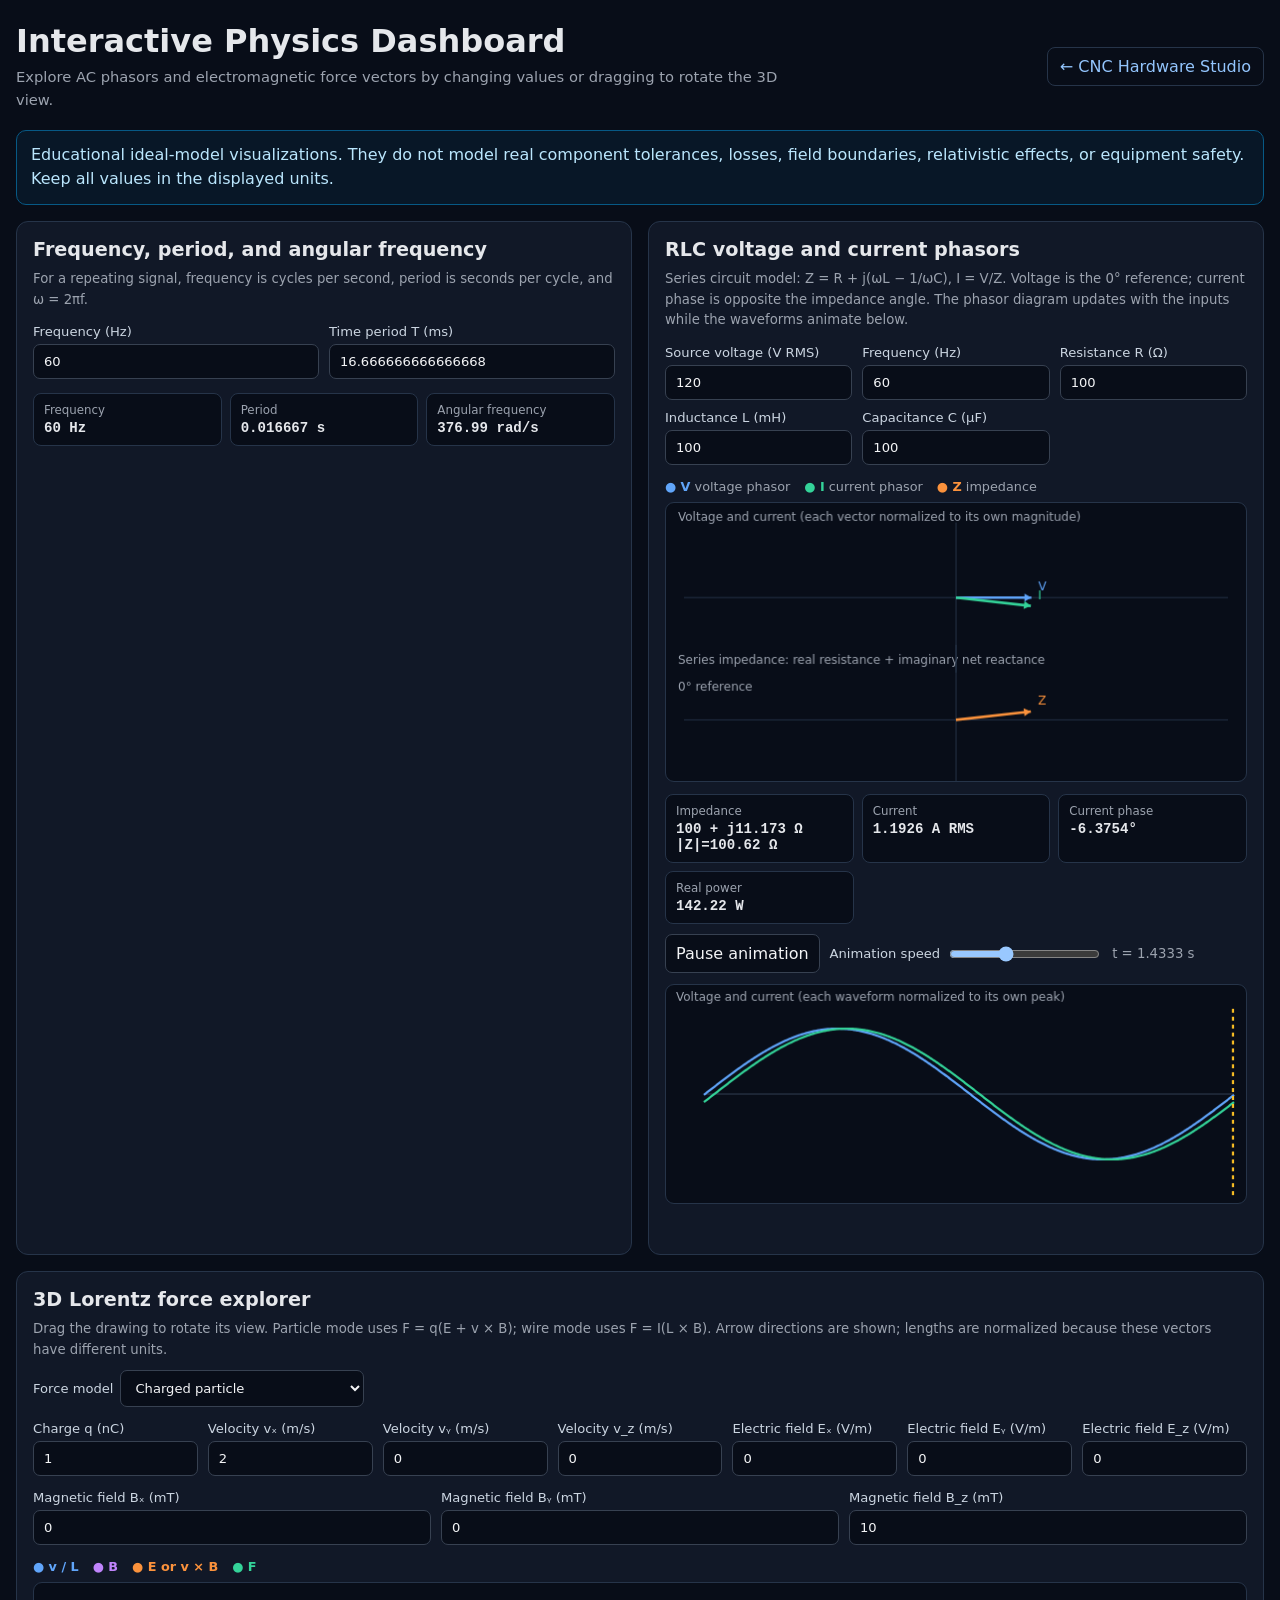
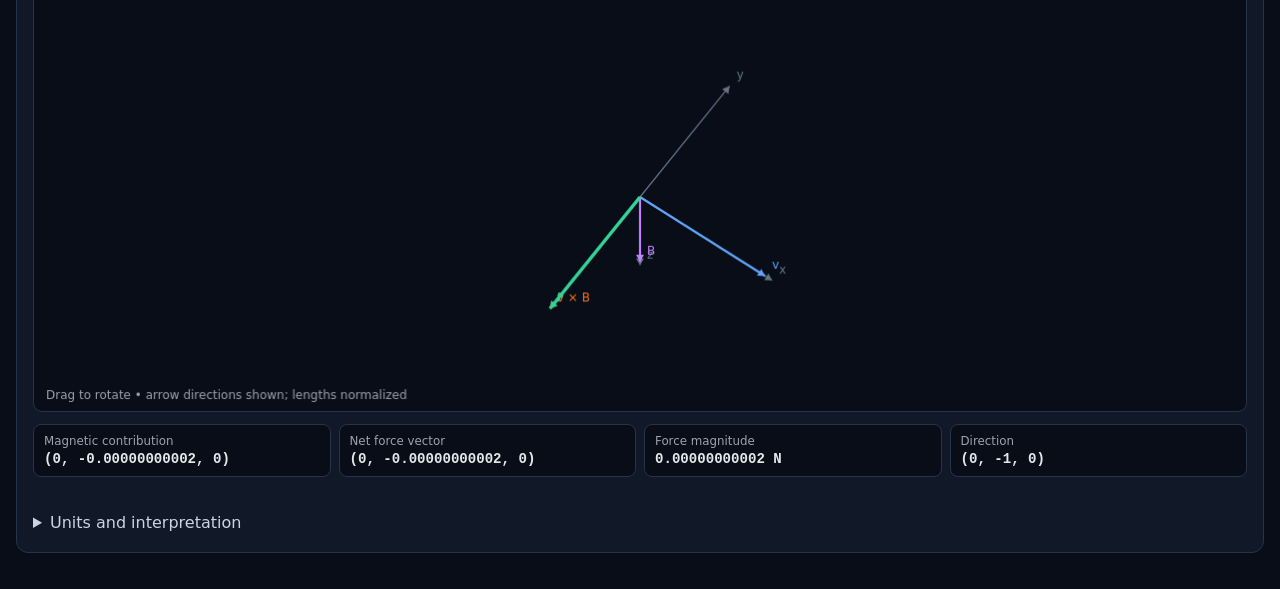
<file: PhysicsDashboard.html>
<!doctype html>
<html lang="en">
<head>
    <meta charset="utf-8">
    <meta name="viewport" content="width=device-width, initial-scale=1">
    <meta name="description" content="Interactive AC phasor and 3D Lorentz-force visualizer with live controls.">
    <title>Interactive Physics Dashboard</title>
    <style>
        :root {
            color-scheme: dark;
            font-family: Inter, ui-sans-serif, system-ui, sans-serif;
            background: #080d18;
            color: #e5e7eb;
            --panel: #111827;
            --panel-border: #263449;
            --muted: #9ca3af;
            --blue: #60a5fa;
            --green: #34d399;
            --orange: #fb923c;
            --purple: #c084fc;
            --red: #f87171;
        }
        * { box-sizing: border-box; }
        body { margin: 0; min-width: 320px; }
        header, main { width: min(1400px, calc(100% - 32px)); margin: auto; }
        header { padding: 22px 0 18px; display: flex; align-items: center; justify-content: space-between; gap: 18px; flex-wrap: wrap; }
        h1, h2, h3, p { margin-top: 0; }
        h1 { margin-bottom: 6px; font-size: clamp(1.45rem, 4vw, 2rem); }
        h2 { margin-bottom: 8px; font-size: 1.2rem; }
        h3 { margin-bottom: 8px; font-size: 1rem; }
        a { color: #93c5fd; }
        .subtle, .hint { color: var(--muted); line-height: 1.55; }
        .subtle { margin-bottom: 0; max-width: 780px; font-size: .92rem; }
        .back-link { border: 1px solid var(--panel-border); border-radius: 8px; padding: 9px 12px; text-decoration: none; }
        main { padding-bottom: 36px; }
        .callout { padding: 12px 14px; margin-bottom: 16px; border: 1px solid #075985; border-radius: 10px; background: #082f494d; color: #bae6fd; line-height: 1.55; }
        .grid { display: grid; grid-template-columns: repeat(2, minmax(0, 1fr)); gap: 16px; }
        .panel { min-width: 0; padding: 16px; border: 1px solid var(--panel-border); border-radius: 12px; background: var(--panel); }
        .span-two { grid-column: 1 / -1; }
        .controls { display: grid; grid-template-columns: repeat(auto-fit, minmax(145px, 1fr)); gap: 10px; margin: 14px 0; }
        label { display: grid; gap: 5px; color: #cbd5e1; font-size: .82rem; }
        input, select, button { min-width: 0; border: 1px solid #374151; border-radius: 7px; background: #080d18; color: #f3f4f6; padding: 9px 10px; font: inherit; }
        input:focus, select:focus, button:focus-visible, a:focus-visible { outline: 2px solid var(--blue); outline-offset: 2px; }
        [hidden] { display: none !important; }
        input[type="number"] { width: 100%; }
        button { cursor: pointer; }
        button:hover { background: #1f2937; }
        .toolbar { display: flex; align-items: center; gap: 10px; flex-wrap: wrap; margin: 10px 0; }
        .toolbar label { display: flex; align-items: center; gap: 7px; }
        .toolbar input { width: auto; }
        canvas { display: block; width: 100%; height: 310px; border: 1px solid #263449; border-radius: 9px; background: #080d18; }
        #phasorCanvas { height: 280px; }
        #waveCanvas { height: 220px; margin-top: 10px; }
        #forceCanvas { height: 430px; cursor: grab; touch-action: none; }
        #forceCanvas:active { cursor: grabbing; }
        .stats { display: grid; grid-template-columns: repeat(auto-fit, minmax(145px, 1fr)); gap: 8px; margin-top: 12px; }
        .stat { border: 1px solid #263449; background: #080d18; border-radius: 8px; padding: 9px 10px; }
        .stat span { display: block; color: var(--muted); font-size: .74rem; }
        .stat strong { display: block; margin-top: 3px; overflow-wrap: anywhere; font-family: ui-monospace, SFMono-Regular, monospace; font-size: .88rem; }
        .legend { display: flex; gap: 14px; flex-wrap: wrap; margin: 8px 0; color: var(--muted); font-size: .8rem; }
        .legend b { color: #e5e7eb; }
        .error { min-height: 1.5em; color: #fca5a5; font-size: .85rem; }
        details { margin-top: 12px; color: var(--muted); line-height: 1.55; }
        details summary { color: #cbd5e1; cursor: pointer; }
        .hint { margin-bottom: 0; font-size: .83rem; }
        @media (max-width: 760px) {
            header, main { width: min(100% - 20px, 1400px); }
            .grid { grid-template-columns: 1fr; }
            .span-two { grid-column: auto; }
            .panel { padding: 13px; }
            #forceCanvas { height: 340px; }
        }
        @media (prefers-reduced-motion: reduce) {
            *, *::before, *::after { scroll-behavior: auto !important; }
        }
    </style>
</head>
<body>
    <header>
        <div>
            <h1>Interactive Physics Dashboard</h1>
            <p class="subtle">Explore AC phasors and electromagnetic force vectors by changing values or dragging to rotate the 3D view.</p>
        </div>
        <a class="back-link" href="./index.html">← CNC Hardware Studio</a>
    </header>
    <main>
        <div class="callout">
            Educational ideal-model visualizations. They do not model real component tolerances, losses, field boundaries,
            relativistic effects, or equipment safety. Keep all values in the displayed units.
        </div>
        <div class="grid">
            <section class="panel" aria-labelledby="frequencyTitle">
                <h2 id="frequencyTitle">Frequency, period, and angular frequency</h2>
                <p class="hint">For a repeating signal, frequency is cycles per second, period is seconds per cycle, and ω = 2πf.</p>
                <div class="controls">
                    <label>Frequency (Hz)<input id="frequency" type="number" min="0.000001" step="any" value="60"></label>
                    <label>Time period T (ms)<input id="period" type="number" min="0.000001" step="any" value="16.6666667"></label>
                </div>
                <div class="stats">
                    <div class="stat"><span>Frequency</span><strong id="frequencyResult">—</strong></div>
                    <div class="stat"><span>Period</span><strong id="periodResult">—</strong></div>
                    <div class="stat"><span>Angular frequency</span><strong id="angularResult">—</strong></div>
                </div>
                <p class="error" id="frequencyError" role="status"></p>
            </section>

            <section class="panel" aria-labelledby="phasorTitle">
                <h2 id="phasorTitle">RLC voltage and current phasors</h2>
                <p class="hint">Series circuit model: Z = R + j(ωL − 1/ωC), I = V/Z. Voltage is the 0° reference; current phase is opposite the impedance angle. The phasor diagram updates with the inputs while the waveforms animate below.</p>
                <div class="controls">
                    <label>Source voltage (V RMS)<input id="sourceVoltage" type="number" min="0" step="any" value="120"></label>
                    <label>Frequency (Hz)<input id="rlcFrequency" type="number" min="0.000001" step="any" value="60"></label>
                    <label>Resistance R (Ω)<input id="resistance" type="number" min="0" step="any" value="100"></label>
                    <label>Inductance L (mH)<input id="inductance" type="number" min="0" step="any" value="100"></label>
                    <label>Capacitance C (µF)<input id="capacitance" type="number" min="0.000001" step="any" value="100"></label>
                </div>
                <div class="legend"><span><b style="color:var(--blue)">● V</b> voltage phasor</span><span><b style="color:var(--green)">● I</b> current phasor</span><span><b style="color:var(--orange)">● Z</b> impedance</span></div>
                <canvas id="phasorCanvas" role="img" aria-label="Voltage, current, and impedance phasor vectors"></canvas>
                <div class="stats">
                    <div class="stat"><span>Impedance</span><strong id="impedanceResult">—</strong></div>
                    <div class="stat"><span>Current</span><strong id="currentResult">—</strong></div>
                    <div class="stat"><span>Current phase</span><strong id="phaseResult">—</strong></div>
                    <div class="stat"><span>Real power</span><strong id="realPowerResult">—</strong></div>
                </div>
                <div class="toolbar">
                    <button id="animationToggle" type="button">Pause animation</button>
                    <label>Animation speed <input id="animationSpeed" type="range" min="0" max="3" step="0.1" value="1"></label>
                    <span id="animationTime" class="hint">t = 0.00 s</span>
                </div>
                <canvas id="waveCanvas" role="img" aria-label="Animated AC voltage and current waveforms"></canvas>
                <p class="error" id="phasorError" role="status"></p>
            </section>

            <section class="panel span-two" aria-labelledby="forceTitle">
                <h2 id="forceTitle">3D Lorentz force explorer</h2>
                <p class="hint">Drag the drawing to rotate its view. Particle mode uses F = q(E + v × B); wire mode uses F = I(L × B). Arrow directions are shown; lengths are normalized because these vectors have different units.</p>
                <div class="toolbar">
                    <label>Force model
                        <select id="forceMode">
                            <option value="particle">Charged particle</option>
                            <option value="wire">Current-carrying wire segment</option>
                        </select>
                    </label>
                </div>
                <div id="particleControls" class="controls">
                    <label>Charge q (nC)<input data-vector-input="q" type="number" step="any" value="1"></label>
                    <label>Velocity vₓ (m/s)<input data-vector-input="vx" type="number" step="any" value="2"></label>
                    <label>Velocity vᵧ (m/s)<input data-vector-input="vy" type="number" step="any" value="0"></label>
                    <label>Velocity v_z (m/s)<input data-vector-input="vz" type="number" step="any" value="0"></label>
                    <label>Electric field Eₓ (V/m)<input data-vector-input="ex" type="number" step="any" value="0"></label>
                    <label>Electric field Eᵧ (V/m)<input data-vector-input="ey" type="number" step="any" value="0"></label>
                    <label>Electric field E_z (V/m)<input data-vector-input="ez" type="number" step="any" value="0"></label>
                </div>
                <div id="wireControls" class="controls" hidden>
                    <label>Current I (A)<input data-vector-input="wireCurrent" type="number" step="any" value="1"></label>
                    <label>Segment Lₓ (m)<input data-vector-input="lx" type="number" step="any" value="1"></label>
                    <label>Segment Lᵧ (m)<input data-vector-input="ly" type="number" step="any" value="0"></label>
                    <label>Segment L_z (m)<input data-vector-input="lz" type="number" step="any" value="0"></label>
                </div>
                <div class="controls">
                    <label>Magnetic field Bₓ (mT)<input data-vector-input="bx" type="number" step="any" value="0"></label>
                    <label>Magnetic field Bᵧ (mT)<input data-vector-input="by" type="number" step="any" value="0"></label>
                    <label>Magnetic field B_z (mT)<input data-vector-input="bz" type="number" step="any" value="10"></label>
                </div>
                <div class="legend">
                    <span><b style="color:var(--blue)">● v / L</b></span>
                    <span><b style="color:var(--purple)">● B</b></span>
                    <span><b style="color:var(--orange)">● E or v × B</b></span>
                    <span><b style="color:var(--green)">● F</b></span>
                </div>
                <canvas id="forceCanvas" role="img" aria-label="Rotatable three-dimensional Lorentz force vector diagram"></canvas>
                <div class="stats">
                    <div class="stat"><span>Magnetic contribution</span><strong id="magneticResult">—</strong></div>
                    <div class="stat"><span>Net force vector</span><strong id="forceResult">—</strong></div>
                    <div class="stat"><span>Force magnitude</span><strong id="forceMagnitude">—</strong></div>
                    <div class="stat"><span>Direction</span><strong id="forceDirection">—</strong></div>
                </div>
                <p class="error" id="forceError" role="status"></p>
                <details>
                    <summary>Units and interpretation</summary>
                    <p>Particle mode converts charge from nC to C and magnetic field from mT to T; velocity is in m/s, electric field in V/m, and force in N. Wire mode uses current in A, segment length in m, magnetic field in T, and force in N. The wire length vector points in the conventional current direction. The view is a rotatable projection, not a scale-accurate 3D scene.</p>
                </details>
            </section>
        </div>
    </main>

    <script src="./PhysicsFormulas.js"></script>
    <script>
        (() => {
            const $ = (id) => document.getElementById(id);
            const number = (id) => Number($(id).value);
            const formatter = new Intl.NumberFormat(undefined, { maximumSignificantDigits: 5 });
            const fmt = (value) => Number.isFinite(value) ? formatter.format(value) : '—';
            const radToDeg = (value) => value * 180 / Math.PI;
            const complex = PhysicsFormulas.Utils.Complex;
            let phaseTime = 0;
            let lastFrame = 0;
            let animationRunning = true;
            let phasorState = null;
            let forceState = null;
            let cameraYaw = -0.62;
            let cameraPitch = 0.48;

            function updateFrequency() {
                const f = number('frequency');
                const periodMs = number('period');
                const error = $('frequencyError');
                if (!(f > 0) && !(periodMs > 0)) {
                    error.textContent = 'Enter a positive frequency or cycle period.';
                    return;
                }
                if (document.activeElement === $('period') && periodMs > 0) {
                    const periodSeconds = periodMs / 1000;
                    $('frequency').value = 1 / periodSeconds;
                } else if (f > 0) {
                    $('period').value = 1000 / f;
                } else {
                    error.textContent = 'Frequency and period must be positive.';
                    return;
                }
                const selectedFrequency = number('frequency');
                const selectedPeriod = number('period') / 1000;
                $('frequencyResult').textContent = `${fmt(selectedFrequency)} Hz`;
                $('periodResult').textContent = `${fmt(selectedPeriod)} s`;
                $('angularResult').textContent = `${fmt(2 * Math.PI * selectedFrequency)} rad/s`;
                error.textContent = '';
            }

            function updatePhasors() {
                const values = ['sourceVoltage', 'rlcFrequency', 'resistance', 'inductance', 'capacitance'].map(number);
                const [voltage, frequency, resistance, inductanceMilli, capacitanceMicro] = values;
                if (values.some((value) => !Number.isFinite(value)) || voltage < 0 || frequency <= 0 || resistance < 0 || inductanceMilli < 0 || capacitanceMicro <= 0) {
                    $('phasorError').textContent = 'Use non-negative voltage, resistance, and inductance; frequency and capacitance must be positive.';
                    phasorState = null;
                    clearCanvas($('phasorCanvas'));
                    clearCanvas($('waveCanvas'));
                    return;
                }
                const inductance = inductanceMilli / 1000;
                const capacitance = capacitanceMicro / 1e6;
                try {
                    const impedance = PhysicsFormulas.Electricity.ac.rlcImpedancePhasor(resistance, inductance, capacitance, frequency);
                    const voltagePhasor = complex.fromPolar(voltage, 0);
                    const currentPhasor = voltagePhasor.divide(impedance);
                    const phase = impedance.phase();
                    const apparent = voltage * currentPhasor.magnitude();
                    const realPower = apparent * Math.cos(phase);
                    phasorState = { voltage, frequency, impedance, voltagePhasor, currentPhasor, phase, realPower, apparent };
                    $('impedanceResult').textContent = `${fmt(impedance.real)} ${impedance.imag < 0 ? '−' : '+'} j${fmt(Math.abs(impedance.imag))} Ω  |Z|=${fmt(impedance.magnitude())} Ω`;
                    $('currentResult').textContent = `${fmt(currentPhasor.magnitude())} A RMS`;
                    $('phaseResult').textContent = `${fmt(radToDeg(currentPhasor.phase()))}°`;
                    $('realPowerResult').textContent = `${fmt(realPower)} W`;
                    $('phasorError').textContent = '';
                    drawPhasor();
                    drawWave();
                } catch (error) {
                    phasorState = null;
                    $('phasorError').textContent = error.message;
                    clearCanvas($('phasorCanvas'));
                    clearCanvas($('waveCanvas'));
                }
            }

            function setupCanvas(canvas) {
                const rect = canvas.getBoundingClientRect();
                const ratio = Math.max(1, window.devicePixelRatio || 1);
                const width = Math.max(1, rect.width);
                const height = Math.max(1, rect.height);
                if (canvas.width !== Math.round(width * ratio) || canvas.height !== Math.round(height * ratio)) {
                    canvas.width = Math.round(width * ratio);
                    canvas.height = Math.round(height * ratio);
                }
                const ctx = canvas.getContext('2d');
                ctx.setTransform(ratio, 0, 0, ratio, 0, 0);
                return { ctx, width, height };
            }

            function clearCanvas(canvas) {
                const { ctx, width, height } = setupCanvas(canvas);
                ctx.clearRect(0, 0, width, height);
            }

            function arrow(ctx, x1, y1, x2, y2, color, label, width = 2.6) {
                ctx.strokeStyle = color;
                ctx.fillStyle = color;
                ctx.lineWidth = width;
                ctx.beginPath();
                ctx.moveTo(x1, y1);
                ctx.lineTo(x2, y2);
                ctx.stroke();
                const angle = Math.atan2(y2 - y1, x2 - x1);
                const head = 8;
                ctx.beginPath();
                ctx.moveTo(x2, y2);
                ctx.lineTo(x2 - head * Math.cos(angle - Math.PI / 6), y2 - head * Math.sin(angle - Math.PI / 6));
                ctx.lineTo(x2 - head * Math.cos(angle + Math.PI / 6), y2 - head * Math.sin(angle + Math.PI / 6));
                ctx.closePath();
                ctx.fill();
                ctx.font = '12px ui-sans-serif, system-ui';
                ctx.fillText(label, x2 + 7, y2 - 7);
            }

            function drawPhasor() {
                const canvas = $('phasorCanvas');
                const { ctx, width, height } = setupCanvas(canvas);
                ctx.clearRect(0, 0, width, height);
                if (!phasorState) return;
                const { voltagePhasor, currentPhasor, impedance } = phasorState;
                const midX = width / 2;
                const topY = height * 0.34;
                const bottomY = height * 0.78;
                const radius = Math.min(width * 0.22, height * 0.27);
                ctx.font = '12px ui-sans-serif, system-ui';
                ctx.fillStyle = '#9ca3af';
                ctx.fillText('Voltage and current (each vector normalized to its own magnitude)', 12, 18);
                ctx.fillText('Series impedance: real resistance + imaginary net reactance', 12, height * 0.58);
                [topY, bottomY].forEach((y) => {
                    ctx.strokeStyle = '#263449';
                    ctx.lineWidth = 1;
                    ctx.beginPath(); ctx.moveTo(18, y); ctx.lineTo(width - 18, y); ctx.stroke();
                    ctx.beginPath(); ctx.moveTo(midX, y - radius); ctx.lineTo(midX, y + radius); ctx.stroke();
                });
                const angleI = currentPhasor.phase();
                arrow(ctx, midX, topY, midX + radius * Math.cos(0), topY - radius * Math.sin(0), '#60a5fa', 'V');
                arrow(ctx, midX, topY, midX + radius * Math.cos(angleI), topY - radius * Math.sin(angleI), '#34d399', 'I');
                const zScale = radius / Math.max(impedance.magnitude(), 1e-12);
                arrow(ctx, midX, bottomY, midX + impedance.real * zScale, bottomY - impedance.imag * zScale, '#fb923c', 'Z');
                ctx.fillStyle = '#9ca3af';
                ctx.fillText('0° reference', 12, topY + radius + 18);
            }

            function drawWave() {
                const canvas = $('waveCanvas');
                const { ctx, width, height } = setupCanvas(canvas);
                ctx.clearRect(0, 0, width, height);
                if (!phasorState) return;
                const { frequency, phase } = phasorState;
                const left = 38, right = width - 12, mid = height / 2;
                ctx.strokeStyle = '#334155'; ctx.lineWidth = 1;
                ctx.beginPath(); ctx.moveTo(left, mid); ctx.lineTo(right, mid); ctx.stroke();
                ctx.fillStyle = '#9ca3af'; ctx.font = '12px ui-sans-serif, system-ui';
                ctx.fillText('Voltage and current (each waveform normalized to its own peak)', 10, 16);
                const period = 1 / frequency;
                const elapsedCycles = phaseTime * frequency;
                const phaseOffset = 2 * Math.PI * (elapsedCycles - Math.floor(elapsedCycles));
                const curve = (offset, color) => {
                    ctx.strokeStyle = color; ctx.lineWidth = 2.2; ctx.beginPath();
                    for (let index = 0; index <= right - left; index += 1) {
                        const x = left + index;
                        const angle = (index / (right - left)) * 2 * Math.PI + phaseOffset - offset;
                        const y = mid - Math.sin(angle) * (height * 0.3);
                        if (index === 0) ctx.moveTo(x, y); else ctx.lineTo(x, y);
                    }
                    ctx.stroke();
                };
                curve(0, '#60a5fa');
                curve(phase, '#34d399');
                const cursor = left + (phaseTime % period) / period * (right - left);
                ctx.strokeStyle = '#fbbf24'; ctx.setLineDash([4, 4]);
                ctx.beginPath(); ctx.moveTo(cursor, 24); ctx.lineTo(cursor, height - 8); ctx.stroke();
                ctx.setLineDash([]);
                $('animationTime').textContent = `t = ${fmt(phaseTime)} s`;
            }

            function vec(x, y, z) { return new PhysicsFormulas.Utils.Vector3D(x, y, z); }
            function inputValue(key) {
                const input = document.querySelector(`[data-vector-input="${key}"]`);
                return Number(input.value);
            }
            function updateForce() {
                const mode = $('forceMode').value;
                $('particleControls').hidden = mode !== 'particle';
                $('wireControls').hidden = mode !== 'wire';
                const keys = mode === 'particle'
                    ? ['q','vx','vy','vz','ex','ey','ez','bx','by','bz']
                    : ['wireCurrent','lx','ly','lz','bx','by','bz'];
                const values = keys.map(inputValue);
                if (values.some((value) => !Number.isFinite(value))) {
                    $('forceError').textContent = 'Every vector component and scalar must be a finite number.';
                    return;
                }
                const magneticField = vec(inputValue('bx') / 1000, inputValue('by') / 1000, inputValue('bz') / 1000);
                let magnetic, force, vectors;
                if (mode === 'particle') {
                    const charge = inputValue('q') * 1e-9;
                    const velocity = vec(inputValue('vx'), inputValue('vy'), inputValue('vz'));
                    const electric = vec(inputValue('ex'), inputValue('ey'), inputValue('ez'));
                    magnetic = velocity.cross(magneticField).scale(charge);
                    force = PhysicsFormulas.Magnetism.lorentzForce(charge, electric, velocity, magneticField);
                    vectors = [
                        { name: 'v', value: velocity, color: '#60a5fa' },
                        { name: 'B', value: magneticField, color: '#c084fc' },
                        { name: 'E', value: electric, color: '#fb923c' },
                        { name: 'v × B', value: velocity.cross(magneticField), color: '#f97316' },
                        { name: 'F', value: force, color: '#34d399' },
                    ];
                } else {
                    const current = inputValue('wireCurrent');
                    const length = vec(inputValue('lx'), inputValue('ly'), inputValue('lz'));
                    magnetic = length.cross(magneticField).scale(current);
                    force = PhysicsFormulas.Magnetism.magneticForceOnWireVector(current, length, magneticField);
                    vectors = [
                        { name: 'L', value: length, color: '#60a5fa' },
                        { name: 'B', value: magneticField, color: '#c084fc' },
                        { name: 'L × B', value: length.cross(magneticField), color: '#f97316' },
                        { name: 'F', value: force, color: '#34d399' },
                    ];
                }
                forceState = vectors;
                $('magneticResult').textContent = vectorText(magnetic);
                $('forceResult').textContent = vectorText(force);
                $('forceMagnitude').textContent = `${fmt(force.magnitude())} N`;
                $('forceDirection').textContent = unitDirection(force);
                $('forceError').textContent = '';
                drawForce();
            }

            function vectorText(value) {
                return `(${fmt(value.x)}, ${fmt(value.y)}, ${fmt(value.z)})`;
            }
            function unitDirection(value) {
                if (value.magnitude() === 0) return 'Zero vector';
                const unit = value.normalize();
                return `(${fmt(unit.x)}, ${fmt(unit.y)}, ${fmt(unit.z)})`;
            }
            function project(value, scale, cx, cy) {
                const cyaw = Math.cos(cameraYaw), syaw = Math.sin(cameraYaw);
                const cp = Math.cos(cameraPitch), sp = Math.sin(cameraPitch);
                const x = value.x * cyaw - value.y * syaw;
                const y0 = value.x * syaw + value.y * cyaw;
                const y = y0 * cp - value.z * sp;
                const z = y0 * sp + value.z * cp;
                const perspective = 1 / (1 + z * 0.08);
                return { x: cx + x * scale * perspective, y: cy - y * scale * perspective };
            }
            function drawForce() {
                const canvas = $('forceCanvas');
                const { ctx, width, height } = setupCanvas(canvas);
                ctx.clearRect(0, 0, width, height);
                if (!forceState) return;
                const cx = width / 2, cy = height / 2;
                const axes = [
                    { name: 'x', value: vec(1,0,0), color: '#64748b' },
                    { name: 'y', value: vec(0,1,0), color: '#64748b' },
                    { name: 'z', value: vec(0,0,1), color: '#64748b' },
                ];
                axes.forEach((axis) => {
                    const p = project(axis.value, Math.min(width, height) * 0.37, cx, cy);
                    arrow(ctx, cx, cy, p.x, p.y, axis.color, axis.name, 1.2);
                });
                const vectorScale = Math.min(width, height) * 0.35;
                forceState.forEach((item) => {
                    if (item.value.magnitude() < 1e-15) return;
                    const end = project(item.value.normalize(), vectorScale, cx, cy);
                    arrow(ctx, cx, cy, end.x, end.y, item.color, item.name, item.name === 'F' ? 3.5 : 2.2);
                });
                ctx.fillStyle = '#9ca3af'; ctx.font = '12px ui-sans-serif, system-ui';
                ctx.fillText('Drag to rotate • arrow directions shown; lengths normalized', 12, height - 12);
            }

            $('frequency').addEventListener('input', updateFrequency);
            $('period').addEventListener('input', updateFrequency);
            ['sourceVoltage','rlcFrequency','resistance','inductance','capacitance'].forEach((id) => $(id).addEventListener('input', updatePhasors));
            $('forceMode').addEventListener('change', updateForce);
            document.querySelectorAll('[data-vector-input]').forEach((input) => input.addEventListener('input', updateForce));
            $('animationToggle').addEventListener('click', () => {
                animationRunning = !animationRunning;
                $('animationToggle').textContent = animationRunning ? 'Pause animation' : 'Resume animation';
            });
            $('animationSpeed').addEventListener('input', drawWave);
            const forceCanvas = $('forceCanvas');
            let drag = null;
            forceCanvas.addEventListener('pointerdown', (event) => {
                drag = { x: event.clientX, y: event.clientY };
                forceCanvas.setPointerCapture(event.pointerId);
            });
            forceCanvas.addEventListener('pointermove', (event) => {
                if (!drag) return;
                cameraYaw += (event.clientX - drag.x) * 0.009;
                cameraPitch = Math.max(-1.35, Math.min(1.35, cameraPitch + (event.clientY - drag.y) * 0.009));
                drag = { x: event.clientX, y: event.clientY };
                drawForce();
            });
            forceCanvas.addEventListener('pointerup', () => { drag = null; });
            forceCanvas.addEventListener('pointercancel', () => { drag = null; });
            window.addEventListener('resize', () => { drawPhasor(); drawWave(); drawForce(); });

            function animate(timestamp) {
                const delta = lastFrame ? Math.min((timestamp - lastFrame) / 1000, 0.05) : 0;
                lastFrame = timestamp;
                if (animationRunning) {
                    phaseTime += delta * number('animationSpeed');
                    drawWave();
                }
                requestAnimationFrame(animate);
            }
            updateFrequency();
            updatePhasors();
            updateForce();
            requestAnimationFrame(animate);
        })();
    </script>
</body>
</html>
</file>
<file: cncHardwareStyles.css>
/*! tailwindcss v4.3.3 | MIT License | https://tailwindcss.com */
@layer properties;
@layer theme, base, components, utilities;
@layer theme {
  :root, :host {
    --font-sans: -apple-system, BlinkMacSystemFont, "Segoe UI", Roboto, "Helvetica Neue",
      "Noto Sans", Arial, sans-serif, "Apple Color Emoji", "Segoe UI Emoji",
      "Segoe UI Symbol", "Noto Color Emoji";
    --font-mono: ui-monospace, SFMono-Regular, Menlo, Monaco, Consolas, "Liberation Mono",
      "Courier New", monospace;
    --color-red-300: oklch(80.8% 0.114 19.571);
    --color-red-400: oklch(70.4% 0.191 22.216);
    --color-red-500: oklch(63.7% 0.237 25.331);
    --color-red-800: oklch(44.4% 0.177 26.899);
    --color-red-950: oklch(25.8% 0.092 26.042);
    --color-amber-100: oklch(96.2% 0.059 95.617);
    --color-amber-200: oklch(92.4% 0.12 95.746);
    --color-amber-300: oklch(87.9% 0.169 91.605);
    --color-amber-400: oklch(82.8% 0.189 84.429);
    --color-amber-500: oklch(76.9% 0.188 70.08);
    --color-amber-800: oklch(47.3% 0.137 46.201);
    --color-amber-900: oklch(41.4% 0.112 45.904);
    --color-amber-950: oklch(27.9% 0.077 45.635);
    --color-emerald-100: oklch(95% 0.052 163.051);
    --color-emerald-200: oklch(90.5% 0.093 164.15);
    --color-emerald-300: oklch(84.5% 0.143 164.978);
    --color-emerald-400: oklch(76.5% 0.177 163.223);
    --color-emerald-500: oklch(69.6% 0.17 162.48);
    --color-emerald-900: oklch(37.8% 0.077 168.94);
    --color-emerald-950: oklch(26.2% 0.051 172.552);
    --color-blue-100: oklch(93.2% 0.032 255.585);
    --color-blue-200: oklch(88.2% 0.059 254.128);
    --color-blue-300: oklch(80.9% 0.105 251.813);
    --color-blue-400: oklch(70.7% 0.165 254.624);
    --color-blue-500: oklch(62.3% 0.214 259.815);
    --color-blue-600: oklch(54.6% 0.245 262.881);
    --color-blue-800: oklch(42.4% 0.199 265.638);
    --color-blue-900: oklch(37.9% 0.146 265.522);
    --color-blue-950: oklch(28.2% 0.091 267.935);
    --color-purple-200: oklch(90.2% 0.063 306.703);
    --color-purple-800: oklch(43.8% 0.218 303.724);
    --color-purple-900: oklch(38.1% 0.176 304.987);
    --color-purple-950: oklch(29.1% 0.149 302.717);
    --color-gray-100: oklch(96.7% 0.003 264.542);
    --color-gray-200: oklch(92.8% 0.006 264.531);
    --color-gray-300: oklch(87.2% 0.01 258.338);
    --color-gray-400: oklch(70.7% 0.022 261.325);
    --color-gray-500: oklch(55.1% 0.027 264.364);
    --color-gray-700: oklch(37.3% 0.034 259.733);
    --color-gray-800: oklch(27.8% 0.033 256.848);
    --color-gray-900: oklch(21% 0.034 264.665);
    --color-gray-950: oklch(13% 0.028 261.692);
    --color-white: #fff;
    --spacing: 0.25rem;
    --container-md: 28rem;
    --container-4xl: 56rem;
    --container-7xl: 80rem;
    --text-xs: 0.75rem;
    --text-xs--line-height: calc(1 / 0.75);
    --text-sm: 0.875rem;
    --text-sm--line-height: calc(1.25 / 0.875);
    --text-base: 1rem;
    --text-base--line-height: calc(1.5 / 1);
    --text-lg: 1.125rem;
    --text-lg--line-height: calc(1.75 / 1.125);
    --text-xl: 1.25rem;
    --text-xl--line-height: calc(1.75 / 1.25);
    --text-2xl: 1.5rem;
    --text-2xl--line-height: calc(2 / 1.5);
    --text-4xl: 2.25rem;
    --text-4xl--line-height: calc(2.5 / 2.25);
    --font-weight-medium: 500;
    --font-weight-semibold: 600;
    --font-weight-bold: 700;
    --tracking-tight: -0.025em;
    --tracking-wider: 0.05em;
    --tracking-widest: 0.1em;
    --leading-relaxed: 1.625;
    --radius-md: 0.375rem;
    --radius-lg: 0.5rem;
    --radius-xl: 0.75rem;
    --radius-2xl: 1rem;
    --default-transition-duration: 150ms;
    --default-transition-timing-function: cubic-bezier(0.4, 0, 0.2, 1);
    --default-font-family: var(--font-sans);
    --default-mono-font-family: var(--font-mono);
  }
}
@layer base {
  *, ::after, ::before, ::backdrop, ::file-selector-button {
    box-sizing: border-box;
    margin: 0;
    padding: 0;
    border: 0 solid;
  }
  html, :host {
    line-height: 1.5;
    -webkit-text-size-adjust: 100%;
    tab-size: 4;
    font-family: var(--default-font-family, -apple-system, BlinkMacSystemFont, "Segoe UI", Roboto, "Helvetica Neue", "Noto Sans", Arial, sans-serif, "Apple Color Emoji", "Segoe UI Emoji", "Segoe UI Symbol", "Noto Color Emoji");
    font-feature-settings: var(--default-font-feature-settings, normal);
    font-variation-settings: var(--default-font-variation-settings, normal);
    -webkit-tap-highlight-color: transparent;
  }
  hr {
    height: 0;
    color: inherit;
    border-top-width: 1px;
  }
  abbr:where([title]) {
    -webkit-text-decoration: underline dotted;
    text-decoration: underline dotted;
  }
  h1, h2, h3, h4, h5, h6 {
    font-size: inherit;
    font-weight: inherit;
  }
  a {
    color: inherit;
    -webkit-text-decoration: inherit;
    text-decoration: inherit;
  }
  b, strong {
    font-weight: bolder;
  }
  code, kbd, samp, pre {
    font-family: var(--default-mono-font-family, ui-monospace, SFMono-Regular, Menlo, Monaco, Consolas, "Liberation Mono", "Courier New", monospace);
    font-feature-settings: var(--default-mono-font-feature-settings, normal);
    font-variation-settings: var(--default-mono-font-variation-settings, normal);
    font-size: 1em;
  }
  small {
    font-size: 80%;
  }
  sub, sup {
    font-size: 75%;
    line-height: 0;
    position: relative;
    vertical-align: baseline;
  }
  sub {
    bottom: -0.25em;
  }
  sup {
    top: -0.5em;
  }
  table {
    text-indent: 0;
    border-color: inherit;
    border-collapse: collapse;
  }
  :-moz-focusring:where(:not(iframe)) {
    outline: auto;
  }
  progress {
    vertical-align: baseline;
  }
  summary {
    display: list-item;
  }
  ol, ul, menu {
    list-style: none;
  }
  img, svg, video, canvas, audio, iframe, embed, object {
    display: block;
    vertical-align: middle;
  }
  img, video {
    max-width: 100%;
    height: auto;
  }
  button, input, select, optgroup, textarea, ::file-selector-button {
    font: inherit;
    font-feature-settings: inherit;
    font-variation-settings: inherit;
    letter-spacing: inherit;
    color: inherit;
    border-radius: 0;
    background-color: transparent;
    opacity: 1;
  }
  :where(select:is([multiple], [size])) optgroup {
    font-weight: bolder;
  }
  :where(select:is([multiple], [size])) optgroup option {
    padding-inline-start: 20px;
  }
  ::file-selector-button {
    margin-inline-end: 4px;
  }
  ::placeholder {
    opacity: 1;
  }
  @supports (not (-webkit-appearance: -apple-pay-button))  or (contain-intrinsic-size: 1px) {
    ::placeholder {
      color: currentcolor;
      @supports (color: color-mix(in lab, red, red)) {
        color: color-mix(in oklab, currentcolor 50%, transparent);
      }
    }
  }
  textarea {
    resize: vertical;
  }
  ::-webkit-search-decoration {
    -webkit-appearance: none;
  }
  ::-webkit-date-and-time-value {
    min-height: 1lh;
    text-align: inherit;
  }
  ::-webkit-datetime-edit {
    display: inline-flex;
  }
  ::-webkit-datetime-edit-fields-wrapper {
    padding: 0;
  }
  ::-webkit-datetime-edit, ::-webkit-datetime-edit-year-field, ::-webkit-datetime-edit-month-field, ::-webkit-datetime-edit-day-field, ::-webkit-datetime-edit-hour-field, ::-webkit-datetime-edit-minute-field, ::-webkit-datetime-edit-second-field, ::-webkit-datetime-edit-millisecond-field, ::-webkit-datetime-edit-meridiem-field {
    padding-block: 0;
  }
  ::-webkit-calendar-picker-indicator {
    line-height: 1;
  }
  :-moz-ui-invalid {
    box-shadow: none;
  }
  button, input:where([type="button"], [type="reset"], [type="submit"]), ::file-selector-button {
    appearance: button;
  }
  ::-webkit-inner-spin-button, ::-webkit-outer-spin-button {
    height: auto;
  }
  [hidden]:where(:not([hidden="until-found"])) {
    display: none !important;
  }
}
@layer utilities {
  .collapse {
    visibility: collapse;
  }
  .fixed {
    position: fixed;
  }
  .relative {
    position: relative;
  }
  .sticky {
    position: sticky;
  }
  .top-0 {
    top: 0px;
  }
  .z-50 {
    z-index: 50;
  }
  .col-span-2 {
    grid-column: span 2 / span 2;
  }
  .col-span-full {
    grid-column: 1 / -1;
  }
  .container {
    width: 100%;
    @media (width >= 40rem) {
      max-width: 40rem;
    }
    @media (width >= 48rem) {
      max-width: 48rem;
    }
    @media (width >= 64rem) {
      max-width: 64rem;
    }
    @media (width >= 80rem) {
      max-width: 80rem;
    }
    @media (width >= 96rem) {
      max-width: 96rem;
    }
  }
  .-mx-5 {
    margin-inline: calc(var(--spacing) * -5);
  }
  .mx-auto {
    margin-inline: auto;
  }
  .mt-1 {
    margin-top: var(--spacing);
  }
  .mt-2 {
    margin-top: calc(var(--spacing) * 2);
  }
  .mt-3 {
    margin-top: calc(var(--spacing) * 3);
  }
  .mt-4 {
    margin-top: calc(var(--spacing) * 4);
  }
  .mt-5 {
    margin-top: calc(var(--spacing) * 5);
  }
  .-mb-5 {
    margin-bottom: calc(var(--spacing) * -5);
  }
  .mb-1 {
    margin-bottom: var(--spacing);
  }
  .mb-3 {
    margin-bottom: calc(var(--spacing) * 3);
  }
  .mb-4 {
    margin-bottom: calc(var(--spacing) * 4);
  }
  .mb-5 {
    margin-bottom: calc(var(--spacing) * 5);
  }
  .mb-8 {
    margin-bottom: calc(var(--spacing) * 8);
  }
  .ml-1 {
    margin-left: var(--spacing);
  }
  .block {
    display: block;
  }
  .contents {
    display: contents;
  }
  .flex {
    display: flex;
  }
  .grid {
    display: grid;
  }
  .hidden {
    display: none;
  }
  .inline {
    display: inline;
  }
  .inline-flex {
    display: inline-flex;
  }
  .table {
    display: table;
  }
  .h-64 {
    height: calc(var(--spacing) * 64);
  }
  .h-72 {
    height: calc(var(--spacing) * 72);
  }
  .h-fit {
    height: fit-content;
  }
  .max-h-80 {
    max-height: calc(var(--spacing) * 80);
  }
  .max-h-\[450px\] {
    max-height: 450px;
  }
  .min-h-5 {
    min-height: calc(var(--spacing) * 5);
  }
  .min-h-24 {
    min-height: calc(var(--spacing) * 24);
  }
  .min-h-screen {
    min-height: 100vh;
  }
  .w-14 {
    width: calc(var(--spacing) * 14);
  }
  .w-28 {
    width: calc(var(--spacing) * 28);
  }
  .w-full {
    width: 100%;
  }
  .max-w-4xl {
    max-width: var(--container-4xl);
  }
  .max-w-7xl {
    max-width: var(--container-7xl);
  }
  .max-w-full {
    max-width: 100%;
  }
  .max-w-md {
    max-width: var(--container-md);
  }
  .min-w-0 {
    min-width: 0px;
  }
  .min-w-\[36rem\] {
    min-width: 36rem;
  }
  .flex-1 {
    flex: 1;
  }
  .basis-full {
    flex-basis: 100%;
  }
  .cursor-help {
    cursor: help;
  }
  .cursor-pointer {
    cursor: pointer;
  }
  .resize {
    resize: both;
  }
  .resize-y {
    resize: vertical;
  }
  .list-decimal {
    list-style-type: decimal;
  }
  .list-disc {
    list-style-type: disc;
  }
  .grid-cols-1 {
    grid-template-columns: repeat(1, minmax(0, 1fr));
  }
  .grid-cols-2 {
    grid-template-columns: repeat(2, minmax(0, 1fr));
  }
  .flex-col {
    flex-direction: column;
  }
  .flex-wrap {
    flex-wrap: wrap;
  }
  .items-center {
    align-items: center;
  }
  .items-stretch {
    align-items: stretch;
  }
  .justify-between {
    justify-content: space-between;
  }
  .justify-end {
    justify-content: flex-end;
  }
  .gap-1\.5 {
    gap: calc(var(--spacing) * 1.5);
  }
  .gap-2 {
    gap: calc(var(--spacing) * 2);
  }
  .gap-3 {
    gap: calc(var(--spacing) * 3);
  }
  .gap-4 {
    gap: calc(var(--spacing) * 4);
  }
  :where(.space-y-1 > :not(:last-child)) {
    --tw-space-y-reverse: 0;
    margin-block-start: calc(var(--spacing) * var(--tw-space-y-reverse));
    margin-block-end: calc(var(--spacing) * calc(1 - var(--tw-space-y-reverse)));
  }
  :where(.space-y-1\.5 > :not(:last-child)) {
    --tw-space-y-reverse: 0;
    margin-block-start: calc(calc(var(--spacing) * 1.5) * var(--tw-space-y-reverse));
    margin-block-end: calc(calc(var(--spacing) * 1.5) * calc(1 - var(--tw-space-y-reverse)));
  }
  :where(.space-y-2 > :not(:last-child)) {
    --tw-space-y-reverse: 0;
    margin-block-start: calc(calc(var(--spacing) * 2) * var(--tw-space-y-reverse));
    margin-block-end: calc(calc(var(--spacing) * 2) * calc(1 - var(--tw-space-y-reverse)));
  }
  :where(.space-y-3 > :not(:last-child)) {
    --tw-space-y-reverse: 0;
    margin-block-start: calc(calc(var(--spacing) * 3) * var(--tw-space-y-reverse));
    margin-block-end: calc(calc(var(--spacing) * 3) * calc(1 - var(--tw-space-y-reverse)));
  }
  :where(.space-y-4 > :not(:last-child)) {
    --tw-space-y-reverse: 0;
    margin-block-start: calc(calc(var(--spacing) * 4) * var(--tw-space-y-reverse));
    margin-block-end: calc(calc(var(--spacing) * 4) * calc(1 - var(--tw-space-y-reverse)));
  }
  :where(.space-y-8 > :not(:last-child)) {
    --tw-space-y-reverse: 0;
    margin-block-start: calc(calc(var(--spacing) * 8) * var(--tw-space-y-reverse));
    margin-block-end: calc(calc(var(--spacing) * 8) * calc(1 - var(--tw-space-y-reverse)));
  }
  .gap-x-6 {
    column-gap: calc(var(--spacing) * 6);
  }
  .gap-y-2 {
    row-gap: calc(var(--spacing) * 2);
  }
  :where(.divide-y > :not(:last-child)) {
    --tw-divide-y-reverse: 0;
    border-bottom-style: var(--tw-border-style);
    border-top-style: var(--tw-border-style);
    border-top-width: calc(1px * var(--tw-divide-y-reverse));
    border-bottom-width: calc(1px * calc(1 - var(--tw-divide-y-reverse)));
  }
  :where(.divide-gray-800 > :not(:last-child)) {
    border-color: var(--color-gray-800);
  }
  .self-center {
    align-self: center;
  }
  .overflow-auto {
    overflow: auto;
  }
  .overflow-x-auto {
    overflow-x: auto;
  }
  .overflow-y-auto {
    overflow-y: auto;
  }
  .rounded {
    border-radius: 0.25rem;
  }
  .rounded-2xl {
    border-radius: var(--radius-2xl);
  }
  .rounded-lg {
    border-radius: var(--radius-lg);
  }
  .rounded-md {
    border-radius: var(--radius-md);
  }
  .rounded-xl {
    border-radius: var(--radius-xl);
  }
  .rounded-b-xl {
    border-bottom-right-radius: var(--radius-xl);
    border-bottom-left-radius: var(--radius-xl);
  }
  .border {
    border-style: var(--tw-border-style);
    border-width: 1px;
  }
  .border-2 {
    border-style: var(--tw-border-style);
    border-width: 2px;
  }
  .border-t {
    border-top-style: var(--tw-border-style);
    border-top-width: 1px;
  }
  .border-b {
    border-bottom-style: var(--tw-border-style);
    border-bottom-width: 1px;
  }
  .border-dashed {
    --tw-border-style: dashed;
    border-style: dashed;
  }
  .border-none {
    --tw-border-style: none;
    border-style: none;
  }
  .border-amber-500 {
    border-color: var(--color-amber-500);
  }
  .border-amber-800\/50 {
    border-color: color-mix(in srgb, oklch(47.3% 0.137 46.201) 50%, transparent);
    @supports (color: color-mix(in lab, red, red)) {
      border-color: color-mix(in oklab, var(--color-amber-800) 50%, transparent);
    }
  }
  .border-amber-900 {
    border-color: var(--color-amber-900);
  }
  .border-blue-800\/60 {
    border-color: color-mix(in srgb, oklch(42.4% 0.199 265.638) 60%, transparent);
    @supports (color: color-mix(in lab, red, red)) {
      border-color: color-mix(in oklab, var(--color-blue-800) 60%, transparent);
    }
  }
  .border-blue-900 {
    border-color: var(--color-blue-900);
  }
  .border-blue-900\/60 {
    border-color: color-mix(in srgb, oklch(37.9% 0.146 265.522) 60%, transparent);
    @supports (color: color-mix(in lab, red, red)) {
      border-color: color-mix(in oklab, var(--color-blue-900) 60%, transparent);
    }
  }
  .border-emerald-900\/70 {
    border-color: color-mix(in srgb, oklch(37.8% 0.077 168.94) 70%, transparent);
    @supports (color: color-mix(in lab, red, red)) {
      border-color: color-mix(in oklab, var(--color-emerald-900) 70%, transparent);
    }
  }
  .border-gray-700 {
    border-color: var(--color-gray-700);
  }
  .border-gray-800 {
    border-color: var(--color-gray-800);
  }
  .border-gray-800\/40 {
    border-color: color-mix(in srgb, oklch(27.8% 0.033 256.848) 40%, transparent);
    @supports (color: color-mix(in lab, red, red)) {
      border-color: color-mix(in oklab, var(--color-gray-800) 40%, transparent);
    }
  }
  .border-gray-800\/60 {
    border-color: color-mix(in srgb, oklch(27.8% 0.033 256.848) 60%, transparent);
    @supports (color: color-mix(in lab, red, red)) {
      border-color: color-mix(in oklab, var(--color-gray-800) 60%, transparent);
    }
  }
  .border-gray-800\/80 {
    border-color: color-mix(in srgb, oklch(27.8% 0.033 256.848) 80%, transparent);
    @supports (color: color-mix(in lab, red, red)) {
      border-color: color-mix(in oklab, var(--color-gray-800) 80%, transparent);
    }
  }
  .border-purple-800\/60 {
    border-color: color-mix(in srgb, oklch(43.8% 0.218 303.724) 60%, transparent);
    @supports (color: color-mix(in lab, red, red)) {
      border-color: color-mix(in oklab, var(--color-purple-800) 60%, transparent);
    }
  }
  .border-purple-900\/60 {
    border-color: color-mix(in srgb, oklch(38.1% 0.176 304.987) 60%, transparent);
    @supports (color: color-mix(in lab, red, red)) {
      border-color: color-mix(in oklab, var(--color-purple-900) 60%, transparent);
    }
  }
  .border-red-500 {
    border-color: var(--color-red-500);
  }
  .border-red-800\/50 {
    border-color: color-mix(in srgb, oklch(44.4% 0.177 26.899) 50%, transparent);
    @supports (color: color-mix(in lab, red, red)) {
      border-color: color-mix(in oklab, var(--color-red-800) 50%, transparent);
    }
  }
  .bg-amber-950\/10 {
    background-color: color-mix(in srgb, oklch(27.9% 0.077 45.635) 10%, transparent);
    @supports (color: color-mix(in lab, red, red)) {
      background-color: color-mix(in oklab, var(--color-amber-950) 10%, transparent);
    }
  }
  .bg-amber-950\/30 {
    background-color: color-mix(in srgb, oklch(27.9% 0.077 45.635) 30%, transparent);
    @supports (color: color-mix(in lab, red, red)) {
      background-color: color-mix(in oklab, var(--color-amber-950) 30%, transparent);
    }
  }
  .bg-amber-950\/40 {
    background-color: color-mix(in srgb, oklch(27.9% 0.077 45.635) 40%, transparent);
    @supports (color: color-mix(in lab, red, red)) {
      background-color: color-mix(in oklab, var(--color-amber-950) 40%, transparent);
    }
  }
  .bg-blue-600 {
    background-color: var(--color-blue-600);
  }
  .bg-blue-900\/40 {
    background-color: color-mix(in srgb, oklch(37.9% 0.146 265.522) 40%, transparent);
    @supports (color: color-mix(in lab, red, red)) {
      background-color: color-mix(in oklab, var(--color-blue-900) 40%, transparent);
    }
  }
  .bg-blue-950\/10 {
    background-color: color-mix(in srgb, oklch(28.2% 0.091 267.935) 10%, transparent);
    @supports (color: color-mix(in lab, red, red)) {
      background-color: color-mix(in oklab, var(--color-blue-950) 10%, transparent);
    }
  }
  .bg-blue-950\/20 {
    background-color: color-mix(in srgb, oklch(28.2% 0.091 267.935) 20%, transparent);
    @supports (color: color-mix(in lab, red, red)) {
      background-color: color-mix(in oklab, var(--color-blue-950) 20%, transparent);
    }
  }
  .bg-blue-950\/40 {
    background-color: color-mix(in srgb, oklch(28.2% 0.091 267.935) 40%, transparent);
    @supports (color: color-mix(in lab, red, red)) {
      background-color: color-mix(in oklab, var(--color-blue-950) 40%, transparent);
    }
  }
  .bg-emerald-950\/20 {
    background-color: color-mix(in srgb, oklch(26.2% 0.051 172.552) 20%, transparent);
    @supports (color: color-mix(in lab, red, red)) {
      background-color: color-mix(in oklab, var(--color-emerald-950) 20%, transparent);
    }
  }
  .bg-gray-800 {
    background-color: var(--color-gray-800);
  }
  .bg-gray-900 {
    background-color: var(--color-gray-900);
  }
  .bg-gray-900\/20 {
    background-color: color-mix(in srgb, oklch(21% 0.034 264.665) 20%, transparent);
    @supports (color: color-mix(in lab, red, red)) {
      background-color: color-mix(in oklab, var(--color-gray-900) 20%, transparent);
    }
  }
  .bg-gray-900\/40 {
    background-color: color-mix(in srgb, oklch(21% 0.034 264.665) 40%, transparent);
    @supports (color: color-mix(in lab, red, red)) {
      background-color: color-mix(in oklab, var(--color-gray-900) 40%, transparent);
    }
  }
  .bg-gray-900\/60 {
    background-color: color-mix(in srgb, oklch(21% 0.034 264.665) 60%, transparent);
    @supports (color: color-mix(in lab, red, red)) {
      background-color: color-mix(in oklab, var(--color-gray-900) 60%, transparent);
    }
  }
  .bg-gray-900\/95 {
    background-color: color-mix(in srgb, oklch(21% 0.034 264.665) 95%, transparent);
    @supports (color: color-mix(in lab, red, red)) {
      background-color: color-mix(in oklab, var(--color-gray-900) 95%, transparent);
    }
  }
  .bg-gray-950 {
    background-color: var(--color-gray-950);
  }
  .bg-gray-950\/40 {
    background-color: color-mix(in srgb, oklch(13% 0.028 261.692) 40%, transparent);
    @supports (color: color-mix(in lab, red, red)) {
      background-color: color-mix(in oklab, var(--color-gray-950) 40%, transparent);
    }
  }
  .bg-gray-950\/70 {
    background-color: color-mix(in srgb, oklch(13% 0.028 261.692) 70%, transparent);
    @supports (color: color-mix(in lab, red, red)) {
      background-color: color-mix(in oklab, var(--color-gray-950) 70%, transparent);
    }
  }
  .bg-purple-950\/10 {
    background-color: color-mix(in srgb, oklch(29.1% 0.149 302.717) 10%, transparent);
    @supports (color: color-mix(in lab, red, red)) {
      background-color: color-mix(in oklab, var(--color-purple-950) 10%, transparent);
    }
  }
  .bg-purple-950\/40 {
    background-color: color-mix(in srgb, oklch(29.1% 0.149 302.717) 40%, transparent);
    @supports (color: color-mix(in lab, red, red)) {
      background-color: color-mix(in oklab, var(--color-purple-950) 40%, transparent);
    }
  }
  .bg-red-950\/10 {
    background-color: color-mix(in srgb, oklch(25.8% 0.092 26.042) 10%, transparent);
    @supports (color: color-mix(in lab, red, red)) {
      background-color: color-mix(in oklab, var(--color-red-950) 10%, transparent);
    }
  }
  .bg-red-950\/40 {
    background-color: color-mix(in srgb, oklch(25.8% 0.092 26.042) 40%, transparent);
    @supports (color: color-mix(in lab, red, red)) {
      background-color: color-mix(in oklab, var(--color-red-950) 40%, transparent);
    }
  }
  .bg-transparent {
    background-color: transparent;
  }
  .bg-gradient-to-r {
    --tw-gradient-position: to right in oklab;
    background-image: linear-gradient(var(--tw-gradient-stops));
  }
  .from-blue-400 {
    --tw-gradient-from: var(--color-blue-400);
    --tw-gradient-stops: var(--tw-gradient-via-stops, var(--tw-gradient-position), var(--tw-gradient-from) var(--tw-gradient-from-position), var(--tw-gradient-to) var(--tw-gradient-to-position));
  }
  .to-emerald-400 {
    --tw-gradient-to: var(--color-emerald-400);
    --tw-gradient-stops: var(--tw-gradient-via-stops, var(--tw-gradient-position), var(--tw-gradient-from) var(--tw-gradient-from-position), var(--tw-gradient-to) var(--tw-gradient-to-position));
  }
  .bg-clip-text {
    background-clip: text;
  }
  .p-1\.5 {
    padding: calc(var(--spacing) * 1.5);
  }
  .p-2 {
    padding: calc(var(--spacing) * 2);
  }
  .p-2\.5 {
    padding: calc(var(--spacing) * 2.5);
  }
  .p-3 {
    padding: calc(var(--spacing) * 3);
  }
  .p-4 {
    padding: calc(var(--spacing) * 4);
  }
  .p-5 {
    padding: calc(var(--spacing) * 5);
  }
  .px-1\.5 {
    padding-inline: calc(var(--spacing) * 1.5);
  }
  .px-2 {
    padding-inline: calc(var(--spacing) * 2);
  }
  .px-2\.5 {
    padding-inline: calc(var(--spacing) * 2.5);
  }
  .px-3 {
    padding-inline: calc(var(--spacing) * 3);
  }
  .px-4 {
    padding-inline: calc(var(--spacing) * 4);
  }
  .px-6 {
    padding-inline: calc(var(--spacing) * 6);
  }
  .py-0\.5 {
    padding-block: calc(var(--spacing) * 0.5);
  }
  .py-1 {
    padding-block: var(--spacing);
  }
  .py-1\.5 {
    padding-block: calc(var(--spacing) * 1.5);
  }
  .py-2 {
    padding-block: calc(var(--spacing) * 2);
  }
  .py-3 {
    padding-block: calc(var(--spacing) * 3);
  }
  .py-5 {
    padding-block: calc(var(--spacing) * 5);
  }
  .py-8 {
    padding-block: calc(var(--spacing) * 8);
  }
  .py-20 {
    padding-block: calc(var(--spacing) * 20);
  }
  .pt-3 {
    padding-top: calc(var(--spacing) * 3);
  }
  .pt-5 {
    padding-top: calc(var(--spacing) * 5);
  }
  .pr-1 {
    padding-right: var(--spacing);
  }
  .pb-3 {
    padding-bottom: calc(var(--spacing) * 3);
  }
  .pl-6 {
    padding-left: calc(var(--spacing) * 6);
  }
  .text-center {
    text-align: center;
  }
  .text-left {
    text-align: left;
  }
  .text-right {
    text-align: right;
  }
  .font-mono {
    font-family: var(--font-mono);
  }
  .font-sans {
    font-family: var(--font-sans);
  }
  .text-2xl {
    font-size: var(--text-2xl);
    line-height: var(--tw-leading, var(--text-2xl--line-height));
  }
  .text-4xl {
    font-size: var(--text-4xl);
    line-height: var(--tw-leading, var(--text-4xl--line-height));
  }
  .text-base {
    font-size: var(--text-base);
    line-height: var(--tw-leading, var(--text-base--line-height));
  }
  .text-lg {
    font-size: var(--text-lg);
    line-height: var(--tw-leading, var(--text-lg--line-height));
  }
  .text-sm {
    font-size: var(--text-sm);
    line-height: var(--tw-leading, var(--text-sm--line-height));
  }
  .text-xl {
    font-size: var(--text-xl);
    line-height: var(--tw-leading, var(--text-xl--line-height));
  }
  .text-xs {
    font-size: var(--text-xs);
    line-height: var(--tw-leading, var(--text-xs--line-height));
  }
  .text-\[11px\] {
    font-size: 11px;
  }
  .leading-4 {
    --tw-leading: calc(var(--spacing) * 4);
    line-height: calc(var(--spacing) * 4);
  }
  .leading-5 {
    --tw-leading: calc(var(--spacing) * 5);
    line-height: calc(var(--spacing) * 5);
  }
  .leading-6 {
    --tw-leading: calc(var(--spacing) * 6);
    line-height: calc(var(--spacing) * 6);
  }
  .leading-7 {
    --tw-leading: calc(var(--spacing) * 7);
    line-height: calc(var(--spacing) * 7);
  }
  .leading-relaxed {
    --tw-leading: var(--leading-relaxed);
    line-height: var(--leading-relaxed);
  }
  .font-bold {
    --tw-font-weight: var(--font-weight-bold);
    font-weight: var(--font-weight-bold);
  }
  .font-medium {
    --tw-font-weight: var(--font-weight-medium);
    font-weight: var(--font-weight-medium);
  }
  .font-semibold {
    --tw-font-weight: var(--font-weight-semibold);
    font-weight: var(--font-weight-semibold);
  }
  .tracking-tight {
    --tw-tracking: var(--tracking-tight);
    letter-spacing: var(--tracking-tight);
  }
  .tracking-wider {
    --tw-tracking: var(--tracking-wider);
    letter-spacing: var(--tracking-wider);
  }
  .tracking-widest {
    --tw-tracking: var(--tracking-widest);
    letter-spacing: var(--tracking-widest);
  }
  .text-amber-100 {
    color: var(--color-amber-100);
  }
  .text-amber-200 {
    color: var(--color-amber-200);
  }
  .text-amber-300 {
    color: var(--color-amber-300);
  }
  .text-amber-400 {
    color: var(--color-amber-400);
  }
  .text-blue-100 {
    color: var(--color-blue-100);
  }
  .text-blue-200 {
    color: var(--color-blue-200);
  }
  .text-blue-300 {
    color: var(--color-blue-300);
  }
  .text-blue-400 {
    color: var(--color-blue-400);
  }
  .text-emerald-100 {
    color: var(--color-emerald-100);
  }
  .text-emerald-200 {
    color: var(--color-emerald-200);
  }
  .text-emerald-300 {
    color: var(--color-emerald-300);
  }
  .text-emerald-400 {
    color: var(--color-emerald-400);
  }
  .text-gray-100 {
    color: var(--color-gray-100);
  }
  .text-gray-200 {
    color: var(--color-gray-200);
  }
  .text-gray-300 {
    color: var(--color-gray-300);
  }
  .text-gray-400 {
    color: var(--color-gray-400);
  }
  .text-gray-500 {
    color: var(--color-gray-500);
  }
  .text-purple-200 {
    color: var(--color-purple-200);
  }
  .text-red-300 {
    color: var(--color-red-300);
  }
  .text-red-400 {
    color: var(--color-red-400);
  }
  .text-transparent {
    color: transparent;
  }
  .text-white {
    color: var(--color-white);
  }
  .uppercase {
    text-transform: uppercase;
  }
  .italic {
    font-style: italic;
  }
  .tabular-nums {
    --tw-numeric-spacing: tabular-nums;
    font-variant-numeric: var(--tw-ordinal,) var(--tw-slashed-zero,) var(--tw-numeric-figure,) var(--tw-numeric-spacing,) var(--tw-numeric-fraction,);
  }
  .accent-emerald-500 {
    accent-color: var(--color-emerald-500);
  }
  .opacity-60 {
    opacity: 60%;
  }
  .shadow-lg {
    --tw-shadow: 0 10px 15px -3px var(--tw-shadow-color, rgb(0 0 0 / 0.1)), 0 4px 6px -4px var(--tw-shadow-color, rgb(0 0 0 / 0.1));
    box-shadow: var(--tw-inset-shadow), var(--tw-inset-ring-shadow), var(--tw-ring-offset-shadow), var(--tw-ring-shadow), var(--tw-shadow);
  }
  .shadow-md {
    --tw-shadow: 0 4px 6px -1px var(--tw-shadow-color, rgb(0 0 0 / 0.1)), 0 2px 4px -2px var(--tw-shadow-color, rgb(0 0 0 / 0.1));
    box-shadow: var(--tw-inset-shadow), var(--tw-inset-ring-shadow), var(--tw-ring-offset-shadow), var(--tw-ring-shadow), var(--tw-shadow);
  }
  .shadow-blue-900\/30 {
    --tw-shadow-color: color-mix(in srgb, oklch(37.9% 0.146 265.522) 30%, transparent);
    @supports (color: color-mix(in lab, red, red)) {
      --tw-shadow-color: color-mix(in oklab, color-mix(in oklab, var(--color-blue-900) 30%, transparent) var(--tw-shadow-alpha), transparent);
    }
  }
  .backdrop-blur {
    --tw-backdrop-blur: blur(8px);
    -webkit-backdrop-filter: var(--tw-backdrop-blur,) var(--tw-backdrop-brightness,) var(--tw-backdrop-contrast,) var(--tw-backdrop-grayscale,) var(--tw-backdrop-hue-rotate,) var(--tw-backdrop-invert,) var(--tw-backdrop-opacity,) var(--tw-backdrop-saturate,) var(--tw-backdrop-sepia,);
    backdrop-filter: var(--tw-backdrop-blur,) var(--tw-backdrop-brightness,) var(--tw-backdrop-contrast,) var(--tw-backdrop-grayscale,) var(--tw-backdrop-hue-rotate,) var(--tw-backdrop-invert,) var(--tw-backdrop-opacity,) var(--tw-backdrop-saturate,) var(--tw-backdrop-sepia,);
  }
  .transition-all {
    transition-property: all;
    transition-timing-function: var(--tw-ease, var(--default-transition-timing-function));
    transition-duration: var(--tw-duration, var(--default-transition-duration));
  }
  .transition-colors {
    transition-property: color, background-color, border-color, outline-color, text-decoration-color, fill, stroke, --tw-gradient-from, --tw-gradient-via, --tw-gradient-to;
    transition-timing-function: var(--tw-ease, var(--default-transition-timing-function));
    transition-duration: var(--tw-duration, var(--default-transition-duration));
  }
  .duration-200 {
    --tw-duration: 200ms;
    transition-duration: 200ms;
  }
  .outline-none {
    --tw-outline-style: none;
    outline-style: none;
  }
  .select-none {
    -webkit-user-select: none;
    user-select: none;
  }
  .last\:mb-0:last-child {
    margin-bottom: 0px;
  }
  @media (hover: hover) {
    .hover\:border-gray-700:hover {
      border-color: var(--color-gray-700);
    }
    .hover\:bg-blue-500:hover {
      background-color: var(--color-blue-500);
    }
    .hover\:bg-gray-700:hover {
      background-color: var(--color-gray-700);
    }
    .hover\:text-blue-200:hover {
      color: var(--color-blue-200);
    }
    .hover\:text-red-400:hover {
      color: var(--color-red-400);
    }
  }
  .focus\:border-blue-500:focus {
    border-color: var(--color-blue-500);
  }
  .focus\:outline-none:focus {
    --tw-outline-style: none;
    outline-style: none;
  }
  @media (width >= 40rem) {
    .sm\:w-auto {
      width: auto;
    }
    .sm\:grid-cols-2 {
      grid-template-columns: repeat(2, minmax(0, 1fr));
    }
    .sm\:grid-cols-3 {
      grid-template-columns: repeat(3, minmax(0, 1fr));
    }
    .sm\:gap-3 {
      gap: calc(var(--spacing) * 3);
    }
    .sm\:gap-6 {
      gap: calc(var(--spacing) * 6);
    }
    :where(.sm\:space-y-6 > :not(:last-child)) {
      --tw-space-y-reverse: 0;
      margin-block-start: calc(calc(var(--spacing) * 6) * var(--tw-space-y-reverse));
      margin-block-end: calc(calc(var(--spacing) * 6) * calc(1 - var(--tw-space-y-reverse)));
    }
    .sm\:p-4 {
      padding: calc(var(--spacing) * 4);
    }
    .sm\:p-5 {
      padding: calc(var(--spacing) * 5);
    }
    .sm\:px-5 {
      padding-inline: calc(var(--spacing) * 5);
    }
  }
  @media (width >= 48rem) {
    .md\:grid-cols-2 {
      grid-template-columns: repeat(2, minmax(0, 1fr));
    }
    .md\:grid-cols-4 {
      grid-template-columns: repeat(4, minmax(0, 1fr));
    }
    .md\:flex-row {
      flex-direction: row;
    }
    .md\:items-center {
      align-items: center;
    }
    .md\:justify-between {
      justify-content: space-between;
    }
    .md\:justify-end {
      justify-content: flex-end;
    }
    .md\:px-6 {
      padding-inline: calc(var(--spacing) * 6);
    }
    .md\:py-4 {
      padding-block: calc(var(--spacing) * 4);
    }
  }
  @media (width >= 64rem) {
    .lg\:grid-cols-3 {
      grid-template-columns: repeat(3, minmax(0, 1fr));
    }
    .lg\:grid-cols-4 {
      grid-template-columns: repeat(4, minmax(0, 1fr));
    }
    .lg\:grid-cols-5 {
      grid-template-columns: repeat(5, minmax(0, 1fr));
    }
  }
  @media (width >= 80rem) {
    .xl\:sticky {
      position: sticky;
    }
    .xl\:top-24 {
      top: calc(var(--spacing) * 24);
    }
    .xl\:col-span-1 {
      grid-column: span 1 / span 1;
    }
    .xl\:col-span-3 {
      grid-column: span 3 / span 3;
    }
    .xl\:grid-cols-2 {
      grid-template-columns: repeat(2, minmax(0, 1fr));
    }
    .xl\:grid-cols-4 {
      grid-template-columns: repeat(4, minmax(0, 1fr));
    }
    .xl\:p-6 {
      padding: calc(var(--spacing) * 6);
    }
  }
}
@property --tw-space-y-reverse {
  syntax: "*";
  inherits: false;
  initial-value: 0;
}
@property --tw-divide-y-reverse {
  syntax: "*";
  inherits: false;
  initial-value: 0;
}
@property --tw-border-style {
  syntax: "*";
  inherits: false;
  initial-value: solid;
}
@property --tw-gradient-position {
  syntax: "*";
  inherits: false;
}
@property --tw-gradient-from {
  syntax: "<color>";
  inherits: false;
  initial-value: #0000;
}
@property --tw-gradient-via {
  syntax: "<color>";
  inherits: false;
  initial-value: #0000;
}
@property --tw-gradient-to {
  syntax: "<color>";
  inherits: false;
  initial-value: #0000;
}
@property --tw-gradient-stops {
  syntax: "*";
  inherits: false;
}
@property --tw-gradient-via-stops {
  syntax: "*";
  inherits: false;
}
@property --tw-gradient-from-position {
  syntax: "<length-percentage>";
  inherits: false;
  initial-value: 0%;
}
@property --tw-gradient-via-position {
  syntax: "<length-percentage>";
  inherits: false;
  initial-value: 50%;
}
@property --tw-gradient-to-position {
  syntax: "<length-percentage>";
  inherits: false;
  initial-value: 100%;
}
@property --tw-leading {
  syntax: "*";
  inherits: false;
}
@property --tw-font-weight {
  syntax: "*";
  inherits: false;
}
@property --tw-tracking {
  syntax: "*";
  inherits: false;
}
@property --tw-ordinal {
  syntax: "*";
  inherits: false;
}
@property --tw-slashed-zero {
  syntax: "*";
  inherits: false;
}
@property --tw-numeric-figure {
  syntax: "*";
  inherits: false;
}
@property --tw-numeric-spacing {
  syntax: "*";
  inherits: false;
}
@property --tw-numeric-fraction {
  syntax: "*";
  inherits: false;
}
@property --tw-shadow {
  syntax: "*";
  inherits: false;
  initial-value: 0 0 #0000;
}
@property --tw-shadow-color {
  syntax: "*";
  inherits: false;
}
@property --tw-shadow-alpha {
  syntax: "<percentage>";
  inherits: false;
  initial-value: 100%;
}
@property --tw-inset-shadow {
  syntax: "*";
  inherits: false;
  initial-value: 0 0 #0000;
}
@property --tw-inset-shadow-color {
  syntax: "*";
  inherits: false;
}
@property --tw-inset-shadow-alpha {
  syntax: "<percentage>";
  inherits: false;
  initial-value: 100%;
}
@property --tw-ring-color {
  syntax: "*";
  inherits: false;
}
@property --tw-ring-shadow {
  syntax: "*";
  inherits: false;
  initial-value: 0 0 #0000;
}
@property --tw-inset-ring-color {
  syntax: "*";
  inherits: false;
}
@property --tw-inset-ring-shadow {
  syntax: "*";
  inherits: false;
  initial-value: 0 0 #0000;
}
@property --tw-ring-inset {
  syntax: "*";
  inherits: false;
}
@property --tw-ring-offset-width {
  syntax: "<length>";
  inherits: false;
  initial-value: 0px;
}
@property --tw-ring-offset-color {
  syntax: "*";
  inherits: false;
  initial-value: #fff;
}
@property --tw-ring-offset-shadow {
  syntax: "*";
  inherits: false;
  initial-value: 0 0 #0000;
}
@property --tw-backdrop-blur {
  syntax: "*";
  inherits: false;
}
@property --tw-backdrop-brightness {
  syntax: "*";
  inherits: false;
}
@property --tw-backdrop-contrast {
  syntax: "*";
  inherits: false;
}
@property --tw-backdrop-grayscale {
  syntax: "*";
  inherits: false;
}
@property --tw-backdrop-hue-rotate {
  syntax: "*";
  inherits: false;
}
@property --tw-backdrop-invert {
  syntax: "*";
  inherits: false;
}
@property --tw-backdrop-opacity {
  syntax: "*";
  inherits: false;
}
@property --tw-backdrop-saturate {
  syntax: "*";
  inherits: false;
}
@property --tw-backdrop-sepia {
  syntax: "*";
  inherits: false;
}
@property --tw-duration {
  syntax: "*";
  inherits: false;
}
@layer properties {
  @supports ((-webkit-hyphens: none) and (not (margin-trim: inline))) or ((-moz-orient: inline) and (not (color:rgb(from red r g b)))) {
    *, ::before, ::after, ::backdrop {
      --tw-space-y-reverse: 0;
      --tw-divide-y-reverse: 0;
      --tw-border-style: solid;
      --tw-gradient-position: initial;
      --tw-gradient-from: #0000;
      --tw-gradient-via: #0000;
      --tw-gradient-to: #0000;
      --tw-gradient-stops: initial;
      --tw-gradient-via-stops: initial;
      --tw-gradient-from-position: 0%;
      --tw-gradient-via-position: 50%;
      --tw-gradient-to-position: 100%;
      --tw-leading: initial;
      --tw-font-weight: initial;
      --tw-tracking: initial;
      --tw-ordinal: initial;
      --tw-slashed-zero: initial;
      --tw-numeric-figure: initial;
      --tw-numeric-spacing: initial;
      --tw-numeric-fraction: initial;
      --tw-shadow: 0 0 #0000;
      --tw-shadow-color: initial;
      --tw-shadow-alpha: 100%;
      --tw-inset-shadow: 0 0 #0000;
      --tw-inset-shadow-color: initial;
      --tw-inset-shadow-alpha: 100%;
      --tw-ring-color: initial;
      --tw-ring-shadow: 0 0 #0000;
      --tw-inset-ring-color: initial;
      --tw-inset-ring-shadow: 0 0 #0000;
      --tw-ring-inset: initial;
      --tw-ring-offset-width: 0px;
      --tw-ring-offset-color: #fff;
      --tw-ring-offset-shadow: 0 0 #0000;
      --tw-backdrop-blur: initial;
      --tw-backdrop-brightness: initial;
      --tw-backdrop-contrast: initial;
      --tw-backdrop-grayscale: initial;
      --tw-backdrop-hue-rotate: initial;
      --tw-backdrop-invert: initial;
      --tw-backdrop-opacity: initial;
      --tw-backdrop-saturate: initial;
      --tw-backdrop-sepia: initial;
      --tw-duration: initial;
    }
  }
}
</file>
